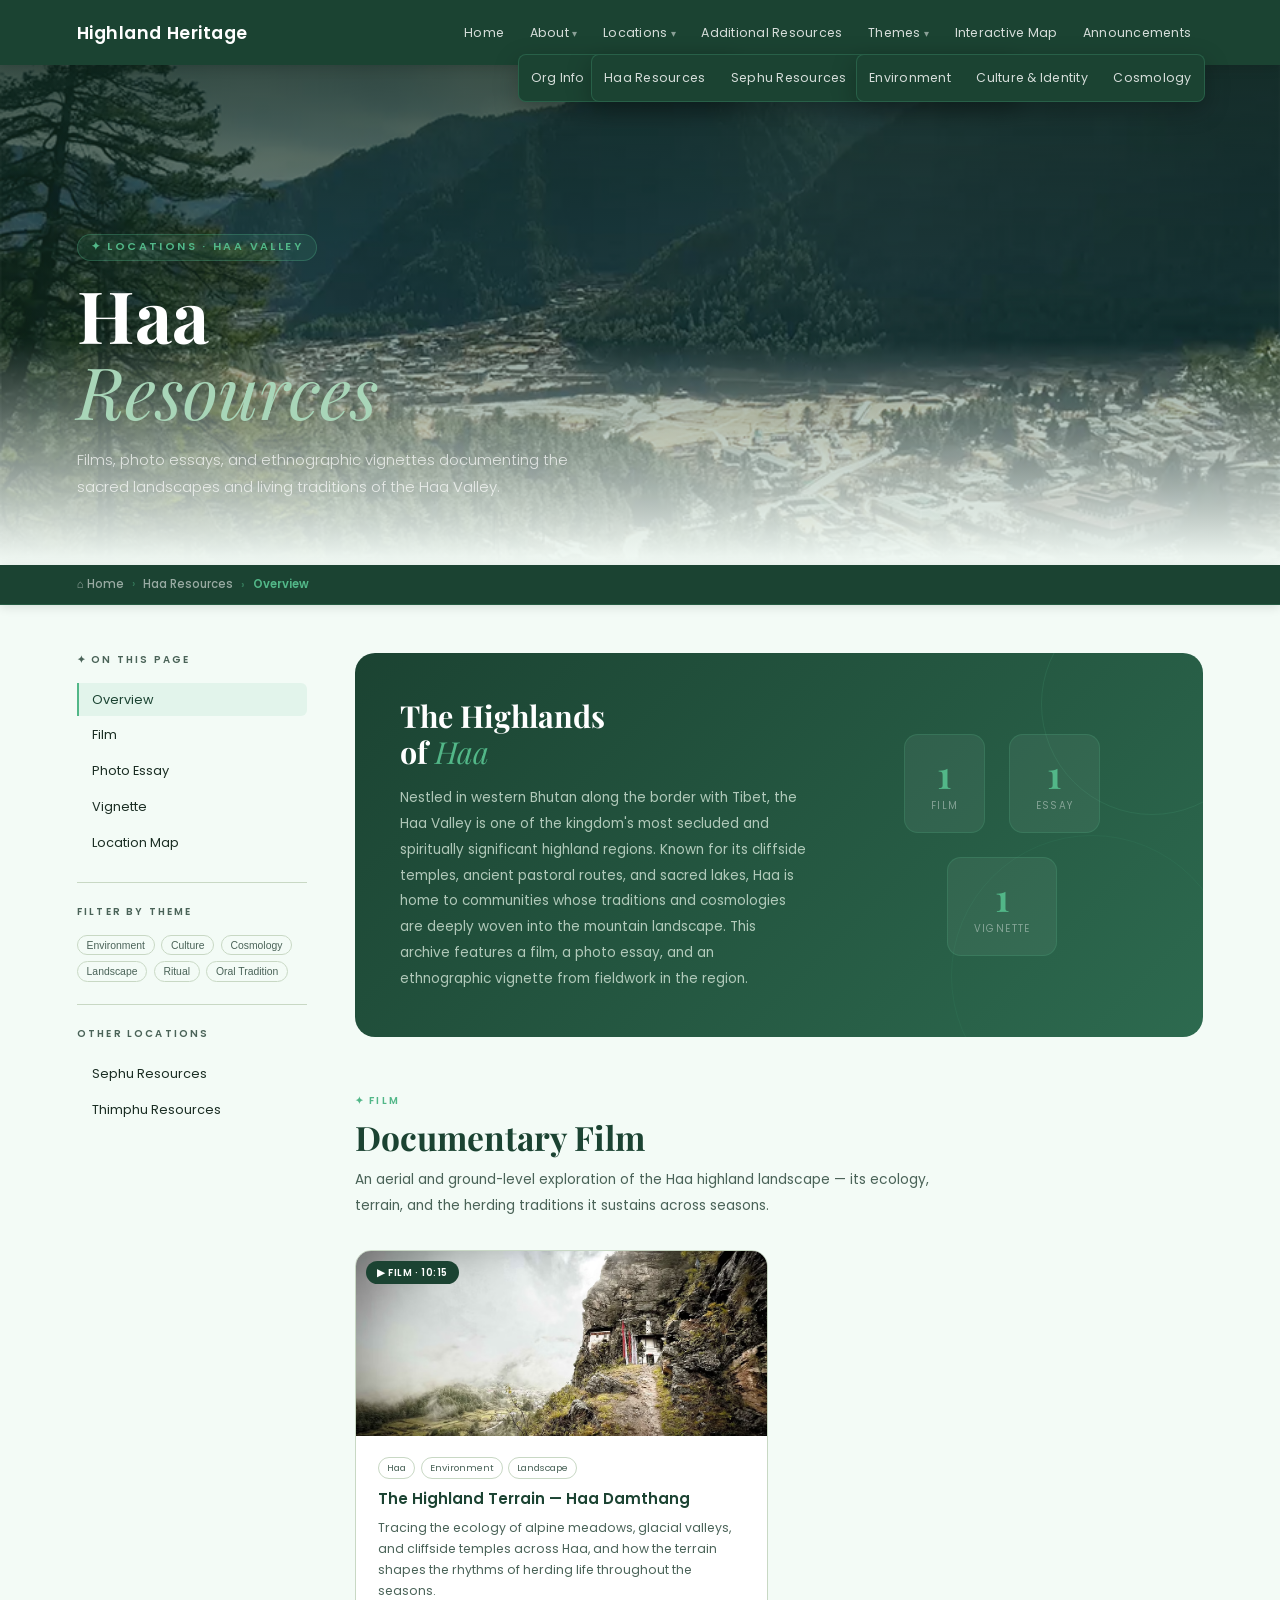
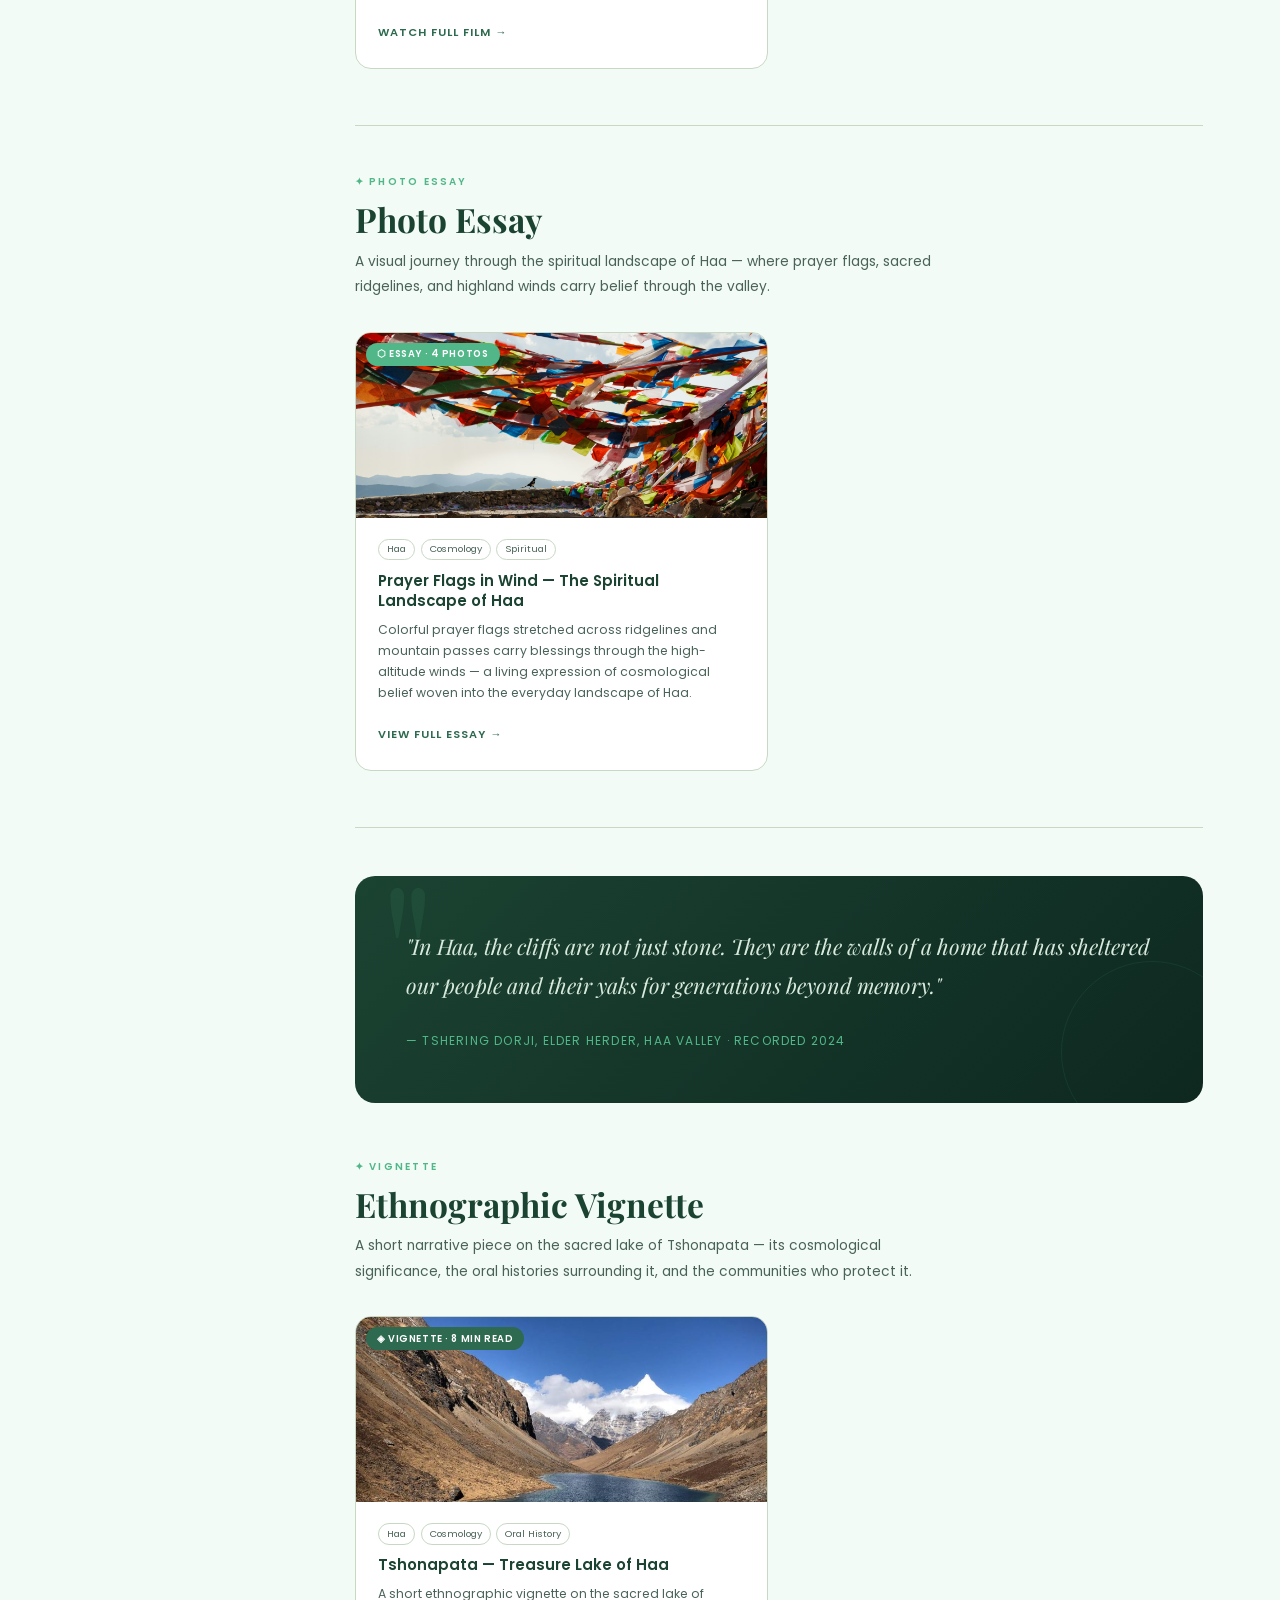
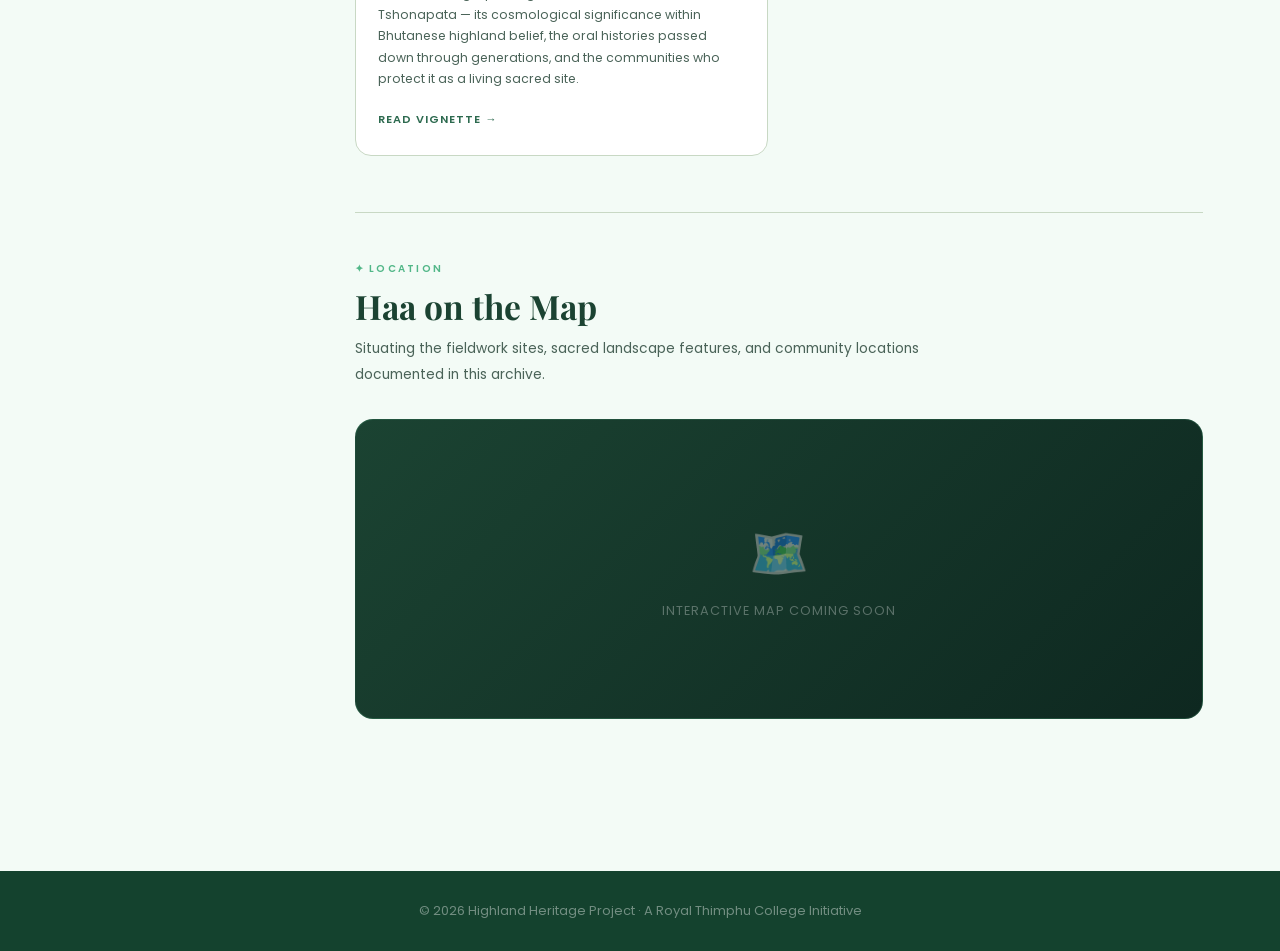
<file: highland heritage of bhutan/haa-resources.html>
<!DOCTYPE html>
<html lang="en">
<head>
    <meta charset="UTF-8">
    <meta name="viewport" content="width=device-width, initial-scale=1.0">
    <title>Haa Resources — Highland Heritage of Bhutan</title>
    <link href="https://fonts.googleapis.com/css2?family=Poppins:wght@300;400;600&family=Playfair+Display:ital,wght@0,400;0,700;1,400&display=swap" rel="stylesheet">
    <style>
        * { box-sizing: border-box; margin: 0; padding: 0; }
        body { font-family: 'Poppins', sans-serif; background: #f3fbf6; color: #1b2e24; padding-top: 65px; }

        /* ── NAVBAR ── */
        .navbar {
            position: fixed;
            top: 0; left: 0; right: 0;
            z-index: 1000;
            background: #1b4332;
            display: flex;
            align-items: center;
            justify-content: space-between;
            padding: 0 6vw;
            height: 65px;
            box-shadow: 0 2px 12px rgba(0,0,0,0.15);
        }
        .logo {
            font-size: 1.1rem;
            font-weight: 600;
            color: #fff;
            letter-spacing: 0.03em;
            text-decoration: none;
            white-space: nowrap;
        }
        .navbar nav ul {
            list-style: none;
            display: flex;
            align-items: center;
            gap: 0.1rem;
            flex-wrap: nowrap;
        }
        .navbar nav ul li { position: relative; }
        .navbar nav ul li a {
            display: block;
            padding: 0.5rem 0.75rem;
            font-size: 0.78rem;
            color: rgba(255,255,255,0.82);
            text-decoration: none;
            font-weight: 400;
            letter-spacing: 0.02em;
            transition: color 0.2s;
            white-space: nowrap;
        }
        .navbar nav ul li a:hover { color: #52b788; }
        .navbar nav ul li.dropdown > a::after {
            content: ' ▾';
            font-size: 0.6rem;
            opacity: 0.6;
        }
        .dropdown-menu {
            display: none;
            position: absolute;
            top: calc(100% + 4px);
            left: 0;
            background: #1b4332;
            border: 1px solid rgba(82,183,136,0.25);
            border-radius: 8px;
            min-width: 175px;
            padding: 0.4rem 0;
            box-shadow: 0 8px 24px rgba(0,0,0,0.25);
            z-index: 9999;
        }
        .dropdown-menu li a {
            padding: 0.5rem 1rem;
            font-size: 0.77rem;
            color: rgba(255,255,255,0.8);
            display: block;
            text-decoration: none;
            transition: background 0.15s, color 0.15s;
        }
        .dropdown-menu li a:hover {
            background: rgba(82,183,136,0.15);
            color: #52b788;
        }
        .dropdown:hover .dropdown-menu,
        .dropdown:focus-within .dropdown-menu { display: block; }

        /* ── BREADCRUMB ── */
        .breadcrumb-bar {
            position: sticky;
            top: 65px;
            z-index: 900;
            background: #1b4332;
            border-bottom: 1px solid rgba(82, 183, 136, 0.2);
            padding: 0 6vw;
            display: flex;
            align-items: center;
            height: 40px;
            box-shadow: 0 2px 10px rgba(0,0,0,0.12);
        }
        .breadcrumb-bar ol {
            list-style: none;
            margin: 0; padding: 0;
            display: flex;
            align-items: center;
        }
        .breadcrumb-bar ol li {
            display: flex;
            align-items: center;
            font-size: 0.72rem;
            font-weight: 500;
        }
        .breadcrumb-bar ol li + li::before {
            content: '›';
            margin: 0 8px;
            color: rgba(82, 183, 136, 0.45);
        }
        .breadcrumb-bar ol li a {
            color: rgba(255,255,255,0.55);
            text-decoration: none;
            transition: color 0.2s;
            padding: 0;
            font-size: 0.72rem;
        }
        .breadcrumb-bar ol li a:hover { color: #52b788; }
        .breadcrumb-bar ol li.bc-current {
            color: #52b788;
            font-weight: 600;
        }

        /* ── PAGE HERO ── */
        .page-hero {
            position: relative;
            height: 500px;
            background:
                linear-gradient(to bottom, rgba(14,40,28,0.80) 0%, rgba(27,67,50,0.45) 55%, #f3fbf6 100%),
                url('images/haa.jpeg') center/cover no-repeat;
            display: flex;
            align-items: flex-end;
            padding: 0 6vw 4rem;
        }
        .page-hero-content { max-width: 700px; }
        .page-hero .badge {
            display: inline-block;
            font-size: 0.68rem;
            letter-spacing: 0.22em;
            color: #52b788;
            margin-bottom: 1rem;
            text-transform: uppercase;
            font-weight: 600;
            background: rgba(82,183,136,0.12);
            border: 1px solid rgba(82,183,136,0.3);
            padding: 0.3rem 0.8rem;
            border-radius: 100px;
        }
        .page-hero h1 {
            font-family: 'Playfair Display', serif;
            font-size: clamp(2.8rem, 6vw, 4.5rem);
            font-weight: 700;
            color: #fff;
            line-height: 1.05;
        }
        .page-hero h1 .serif { font-style: italic; font-weight: 400; color: #a8d5b8; }
        .page-hero p {
            margin-top: 1.2rem;
            color: rgba(255,255,255,0.72);
            font-size: 0.93rem;
            font-weight: 300;
            line-height: 1.8;
            max-width: 520px;
        }

        /* ── LAYOUT ── */
        .page-body {
            display: grid;
            grid-template-columns: 230px 1fr;
            max-width: 1280px;
            margin: 0 auto;
            padding: 3rem 6vw 6rem;
            gap: 3rem;
        }
        @media (max-width: 860px) { .page-body { grid-template-columns: 1fr; } .sidebar { display: none; } }

        /* ── SIDEBAR ── */
        .sidebar { position: sticky; top: 115px; align-self: start; }
        .sidebar-label {
            font-size: 0.62rem; letter-spacing: 0.22em; text-transform: uppercase;
            color: #4a6358; margin-bottom: 1rem; font-weight: 600;
        }
        .sidebar nav ul { list-style: none; }
        .sidebar nav ul li { margin-bottom: 0.15rem; }
        .sidebar nav ul li a {
            display: block; padding: 0.48rem 0.85rem;
            font-size: 0.8rem; color: #1b2e24;
            text-decoration: none; border-left: 2px solid transparent;
            transition: all 0.2s; border-radius: 0 6px 6px 0;
        }
        .sidebar nav ul li a:hover,
        .sidebar nav ul li a.active {
            border-left-color: #52b788;
            color: #1b4332;
            background: rgba(82,183,136,0.10);
        }
        .sidebar-nav-link { cursor: pointer !important; pointer-events: all !important; }
        .sidebar hr { border: none; border-top: 1px solid #c8d8c4; margin: 1.4rem 0; }
        .sidebar-tag-wrap { display: flex; flex-wrap: wrap; gap: 0.4rem; }
        .s-tag {
            font-size: 0.65rem; padding: 0.22rem 0.55rem;
            border: 1px solid #c8d8c4; border-radius: 100px;
            color: #4a6358; cursor: pointer; transition: all 0.18s; background: transparent;
        }
        .s-tag:hover { border-color: #52b788; color: #1b4332; background: #f0f7f2; }

        /* ── SECTION HEADERS ── */
        .section-eyebrow {
            font-size: 0.63rem; letter-spacing: 0.22em; text-transform: uppercase;
            color: #52b788; margin-bottom: 0.55rem; font-weight: 600;
        }
        .section-title {
            font-family: 'Playfair Display', serif;
            font-size: clamp(1.5rem, 3vw, 2.1rem);
            font-weight: 700; line-height: 1.2; margin-bottom: 0.6rem; color: #1b4332;
        }
        .section-desc { font-size: 0.86rem; color: #4a6358; line-height: 1.85; margin-bottom: 2rem; max-width: 580px; }

        /* ── INTRO BAND ── */
        .intro-band {
            background: linear-gradient(135deg, #1b4332 0%, #2d6a4f 100%);
            border-radius: 20px; padding: 2.8rem; margin-bottom: 3.5rem;
            display: grid; grid-template-columns: 1.3fr 1fr; gap: 2.5rem; align-items: center;
            position: relative; overflow: hidden;
        }
        .intro-band::before {
            content: ''; position: absolute; top: -60px; right: -60px;
            width: 220px; height: 220px;
            border: 1px solid rgba(82,183,136,0.15); border-radius: 50%;
        }
        .intro-band::after {
            content: ''; position: absolute; bottom: -80px; right: -30px;
            width: 280px; height: 280px;
            border: 1px solid rgba(82,183,136,0.08); border-radius: 50%;
        }
        @media (max-width: 640px) { .intro-band { grid-template-columns: 1fr; } }
        .intro-band h2 {
            font-family: 'Playfair Display', serif;
            font-size: 1.9rem; font-weight: 700; color: #fff; line-height: 1.2;
        }
        .intro-band h2 em { font-style: italic; font-weight: 400; color: #52b788; }
        .intro-band p { font-size: 0.85rem; color: rgba(216,234,221,0.78); line-height: 1.9; margin-top: 0.9rem; }
        .intro-stats { display: flex; gap: 1.5rem; justify-content: center; flex-wrap: wrap; position: relative; z-index: 1; }
        .stat-item {
            text-align: center;
            background: rgba(255,255,255,0.06);
            border: 1px solid rgba(82,183,136,0.2);
            border-radius: 14px; padding: 1.2rem 1.6rem;
        }
        .stat-num { display: block; font-size: 2.4rem; font-weight: 600; color: #52b788; line-height: 1; font-family: 'Playfair Display', serif; }
        .stat-label { display: block; font-size: 0.62rem; letter-spacing: 0.14em; text-transform: uppercase; color: rgba(255,255,255,0.4); margin-top: 0.4rem; }

        /* ── RESOURCE CARDS ── */
        .resource-grid {
            display: grid; grid-template-columns: repeat(auto-fill, minmax(270px, 1fr));
            gap: 1.4rem; margin-bottom: 3.5rem;
        }
        .resource-card {
            background: #fff; border: 1px solid #c8d8c4; border-radius: 16px;
            overflow: hidden; transition: transform 0.25s, box-shadow 0.25s;
            cursor: pointer; text-decoration: none; color: inherit; display: block;
        }
        .resource-card:hover { transform: translateY(-6px); box-shadow: 0 16px 44px rgba(27,67,50,0.13); }
        .rc-thumb { height: 185px; position: relative; overflow: hidden; background: #1b4332; }
        .rc-thumb img,
        .rc-thumb video { width: 100%; height: 100%; object-fit: cover; transition: transform 0.4s; display: block; }
        .resource-card:hover .rc-thumb img,
        .resource-card:hover .rc-thumb video { transform: scale(1.07); }
        .rc-pill {
            position: absolute; top: 10px; left: 10px;
            font-size: 0.6rem; padding: 0.28rem 0.7rem; border-radius: 100px;
            font-weight: 600; letter-spacing: 0.06em; text-transform: uppercase; z-index: 2;
        }
        .pill-film     { background: #1b4332; color: #fff; }
        .pill-essay    { background: #52b788; color: #fff; }
        .pill-vignette { background: #2d6a4f; color: #fff; }
        .rc-body { padding: 1.3rem 1.4rem 1.6rem; }
        .rc-tag-row { display: flex; flex-wrap: wrap; gap: 0.35rem; margin-bottom: 0.65rem; }
        .rc-tag { font-size: 0.6rem; padding: 0.18rem 0.5rem; border: 1px solid #c8d8c4; border-radius: 100px; color: #4a6358; }
        .rc-title { font-size: 0.93rem; font-weight: 600; line-height: 1.38; margin-bottom: 0.45rem; color: #1b4332; }
        .rc-desc { font-size: 0.77rem; color: #4a6358; line-height: 1.72; margin-bottom: 1rem; }
        .rc-cta { font-size: 0.7rem; letter-spacing: 0.09em; text-transform: uppercase; color: #2d6a4f; font-weight: 600; }

        /* play overlay */
        .play-over {
            position: absolute; inset: 0;
            display: flex; align-items: center; justify-content: center;
            background: rgba(27,67,50,0.22);
            opacity: 0; transition: opacity 0.25s; z-index: 1;
        }
        .resource-card:hover .play-over { opacity: 1; }
        .play-circle-sm {
            width: 50px; height: 50px; border-radius: 50%;
            background: rgba(255,255,255,0.18);
            border: 2px solid rgba(255,255,255,0.75);
            display: flex; align-items: center; justify-content: center;
            backdrop-filter: blur(6px);
        }

        /* ── FEATURED QUOTE ── */
        .featured-quote {
            background: linear-gradient(135deg, #1b4332 0%, #0e2820 100%);
            border-radius: 20px; padding: 3.2rem;
            margin-bottom: 3.5rem; position: relative; overflow: hidden;
        }
        .featured-quote::before {
            content: '"'; position: absolute; top: -1.5rem; left: 1.5rem;
            font-size: 12rem; color: rgba(82,183,136,0.10);
            font-family: 'Playfair Display', Georgia, serif;
            line-height: 1; pointer-events: none;
        }
        .featured-quote::after {
            content: ''; position: absolute; bottom: -40px; right: -40px;
            width: 180px; height: 180px;
            border: 1px solid rgba(82,183,136,0.1); border-radius: 50%;
        }
        .featured-quote blockquote {
            font-family: 'Playfair Display', serif;
            font-size: clamp(1.05rem, 2.2vw, 1.35rem);
            font-weight: 400; font-style: italic;
            color: #d8eadd; line-height: 1.78; margin-bottom: 1.4rem; position: relative; z-index: 1;
        }
        .quote-attr { font-size: 0.75rem; letter-spacing: 0.1em; text-transform: uppercase; color: #52b788; }

        /* ── SECTION DIVIDER ── */
        .sec-divider { border: none; border-top: 1px solid #c8d8c4; margin: 3rem 0; }

        /* ── MAP PLACEHOLDER ── */
        .map-placeholder {
            background: linear-gradient(135deg, #1b4332, #0e2820);
            border-radius: 18px; height: 300px;
            display: flex; align-items: center; justify-content: center;
            flex-direction: column; gap: 0.8rem; margin-bottom: 3.5rem;
            border: 1px solid rgba(82,183,136,0.2);
        }
        .map-placeholder .map-icon { font-size: 3rem; opacity: 0.45; }
        .map-placeholder p { font-size: 0.8rem; color: rgba(255,255,255,0.3); letter-spacing: 0.08em; text-transform: uppercase; }

        /* ── FOOTER ── */
        .page-footer {
            text-align: center;
            padding: 30px;
            background: #14422e;
            color: rgba(255,255,255,0.4);
            font-size: 13px;
        }

        /* ── ANIMATIONS ── */
        @keyframes fadeUp {
            from { opacity: 0; transform: translateY(20px); }
            to   { opacity: 1; transform: translateY(0); }
        }
        .page-hero-content { animation: fadeUp 0.7s ease both; }
        .intro-band        { animation: fadeUp 0.7s 0.15s ease both; }
    </style>
</head>
<body>

<!-- NAVBAR -->
<header class="navbar">
    <a href="index.html" class="logo">Highland Heritage</a>
    <nav>
        <ul>
            <li><a href="index.html">Home</a></li>
            <li class="dropdown">
                <a href="index.html#about-section">About</a>
                <ul class="dropdown-menu">
                    <li><a href="index.html#about-portal">Org Info</a></li>
                    <li><a href="index.html#about-portal">Mission</a></li>
                    <li><a href="index.html#about-portal">Vision</a></li>
                </ul>
            </li>
            <li class="dropdown">
                <a href="#" onclick="return false;">Locations</a>
                <ul class="dropdown-menu">
                    <li><a href="haa-resources.html">Haa Resources</a></li>
                    <li><a href="sephu-resources.html">Sephu Resources</a></li>
                    <li><a href="thimphu-resources.html">Thimphu Resources</a></li>
                </ul>
            </li>
            <li><a href="index.html#additional-resources">Additional Resources</a></li>
            <li class="dropdown">
                <a href="#" onclick="return false;">Themes</a>
                <ul class="dropdown-menu">
                    <li><a href="page-theme.html">Environment</a></li>
                    <li><a href="index.html#theme-culture">Culture &amp; Identity</a></li>
                    <li><a href="index.html#theme-cosmology">Cosmology</a></li>
                </ul>
            </li>
            <li><a href="index.html#interactive-map">Interactive Map</a></li>
            <li><a href="index.html#announcements">Announcements</a></li>
        </ul>
    </nav>
</header>

<!-- PAGE HERO -->
<section class="page-hero">
    <div class="page-hero-content">
        <span class="badge">✦ LOCATIONS · HAA VALLEY</span>
        <h1>Haa <br><span class="serif">Resources</span></h1>
        <p>Films, photo essays, and ethnographic vignettes documenting the sacred landscapes and living traditions of the Haa Valley.</p>
    </div>
</section>

<!-- ✅ BREADCRUMB — correctly placed AFTER hero, BEFORE page-body -->
<nav class="breadcrumb-bar" aria-label="Breadcrumb">
    <ol>
        <li><a href="index.html">⌂ Home</a></li>
        <li><a href="haa-resources.html">Haa Resources</a></li>
        <li class="bc-current" id="bc-last">Overview</li>
    </ol>
</nav>

<!-- PAGE BODY -->
<div class="page-body">

    <!-- SIDEBAR -->
    <aside class="sidebar">
        <p class="sidebar-label">✦ On This Page</p>
        <nav id="toc-nav">
            <ul>
                <li><a href="#overview" class="active">Overview</a></li>
                <li><a href="#film">Film</a></li>
                <li><a href="#photo-essay">Photo Essay</a></li>
                <li><a href="#vignette">Vignette</a></li>
                <li><a href="#map">Location Map</a></li>
            </ul>
        </nav>
        <hr>
        <p class="sidebar-label">Filter by Theme</p>
        <div class="sidebar-tag-wrap">
            <button class="s-tag">Environment</button>
            <button class="s-tag">Culture</button>
            <button class="s-tag">Cosmology</button>
            <button class="s-tag">Landscape</button>
            <button class="s-tag">Ritual</button>
            <button class="s-tag">Oral Tradition</button>
        </div>
        <hr>
        <p class="sidebar-label">Other Locations</p>
        <nav>
            <ul>
                <li>
                    <a href="sephu-resources.html" class="sidebar-nav-link"
                       onclick="window.location.href='sephu-resources.html'; return false;">
                        Sephu Resources
                    </a>
                </li>
                <li>
                    <a href="thimphu-resources.html" class="sidebar-nav-link"
                       onclick="window.location.href='thimphu-resources.html'; return false;">
                        Thimphu Resources
                    </a>
                </li>
            </ul>
        </nav>
    </aside>

    <!-- MAIN CONTENT -->
    <main class="content-main">

        <!-- INTRO BAND -->
        <div class="intro-band" id="overview">
            <div>
                <h2>The Highlands<br>of <em>Haa</em></h2>
                <p>Nestled in western Bhutan along the border with Tibet, the Haa Valley is one of the kingdom's most secluded and spiritually significant highland regions. Known for its cliffside temples, ancient pastoral routes, and sacred lakes, Haa is home to communities whose traditions and cosmologies are deeply woven into the mountain landscape. This archive features a film, a photo essay, and an ethnographic vignette from fieldwork in the region.</p>
            </div>
            <div class="intro-stats">
                <div class="stat-item">
                    <span class="stat-num">1</span>
                    <span class="stat-label">Film</span>
                </div>
                <div class="stat-item">
                    <span class="stat-num">1</span>
                    <span class="stat-label">Essay</span>
                </div>
                <div class="stat-item">
                    <span class="stat-num">1</span>
                    <span class="stat-label">Vignette</span>
                </div>
            </div>
        </div>

        <!-- FILM -->
        <section id="film">
            <p class="section-eyebrow">✦ FILM</p>
            <h2 class="section-title">Documentary Film</h2>
            <p class="section-desc">An aerial and ground-level exploration of the Haa highland landscape — its ecology, terrain, and the herding traditions it sustains across seasons.</p>
            <div class="resource-grid">
                <a class="resource-card" href="film.html">
                    <div class="rc-thumb">
                        <video muted loop playsinline autoplay poster="images/Haa-Cliffside-Jungney-Temple.avif">
                            <source src="images/Haa Damthang_ BHUTAN.mp4" type="video/mp4">
                        </video>
                        <span class="rc-pill pill-film">▶ Film · 10:15</span>
                        <div class="play-over">
                            <div class="play-circle-sm">
                                <svg width="18" height="18" viewBox="0 0 20 20" fill="white"><polygon points="6,3 17,10 6,17"/></svg>
                            </div>
                        </div>
                    </div>
                    <div class="rc-body">
                        <div class="rc-tag-row">
                            <span class="rc-tag">Haa</span>
                            <span class="rc-tag">Environment</span>
                            <span class="rc-tag">Landscape</span>
                        </div>
                        <h3 class="rc-title">The Highland Terrain — Haa Damthang</h3>
                        <p class="rc-desc">Tracing the ecology of alpine meadows, glacial valleys, and cliffside temples across Haa, and how the terrain shapes the rhythms of herding life throughout the seasons.</p>
                        <span class="rc-cta">Watch Full Film →</span>
                    </div>
                </a>
            </div>
        </section>

        <hr class="sec-divider">

        <!-- PHOTO ESSAY -->
        <section id="photo-essay">
            <p class="section-eyebrow">✦ PHOTO ESSAY</p>
            <h2 class="section-title">Photo Essay</h2>
            <p class="section-desc">A visual journey through the spiritual landscape of Haa — where prayer flags, sacred ridgelines, and highland winds carry belief through the valley.</p>
            <div class="resource-grid">
                <a class="resource-card" href="photo-essay.html">
                    <div class="rc-thumb">
                        <img src="images/prayer flag in wind.avif" alt="Prayer Flags in Haa">
                        <span class="rc-pill pill-essay">⬡ Essay · 4 photos</span>
                    </div>
                    <div class="rc-body">
                        <div class="rc-tag-row">
                            <span class="rc-tag">Haa</span>
                            <span class="rc-tag">Cosmology</span>
                            <span class="rc-tag">Spiritual</span>
                        </div>
                        <h3 class="rc-title">Prayer Flags in Wind — The Spiritual Landscape of Haa</h3>
                        <p class="rc-desc">Colorful prayer flags stretched across ridgelines and mountain passes carry blessings through the high-altitude winds — a living expression of cosmological belief woven into the everyday landscape of Haa.</p>
                        <span class="rc-cta">View Full Essay →</span>
                    </div>
                </a>
            </div>
        </section>

        <hr class="sec-divider">

        <!-- FEATURED QUOTE -->
        <div class="featured-quote">
            <blockquote>"In Haa, the cliffs are not just stone. They are the walls of a home that has sheltered our people and their yaks for generations beyond memory."</blockquote>
            <span class="quote-attr">— Tshering Dorji, Elder Herder, Haa Valley · Recorded 2024</span>
        </div>

        <!-- VIGNETTE -->
        <section id="vignette">
            <p class="section-eyebrow">✦ VIGNETTE</p>
            <h2 class="section-title">Ethnographic Vignette</h2>
            <p class="section-desc">A short narrative piece on the sacred lake of Tshonapata — its cosmological significance, the oral histories surrounding it, and the communities who protect it.</p>
            <div class="resource-grid">
                <a class="resource-card" href="vignette.html">
                    <div class="rc-thumb">
                        <img src="images/tshio.jpg" alt="Tshonapata Treasure Lake">
                        <span class="rc-pill pill-vignette">◈ Vignette · 8 min read</span>
                    </div>
                    <div class="rc-body">
                        <div class="rc-tag-row">
                            <span class="rc-tag">Haa</span>
                            <span class="rc-tag">Cosmology</span>
                            <span class="rc-tag">Oral History</span>
                        </div>
                        <h3 class="rc-title">Tshonapata — Treasure Lake of Haa</h3>
                        <p class="rc-desc">A short ethnographic vignette on the sacred lake of Tshonapata — its cosmological significance within Bhutanese highland belief, the oral histories passed down through generations, and the communities who protect it as a living sacred site.</p>
                        <span class="rc-cta">Read Vignette →</span>
                    </div>
                </a>
            </div>
        </section>

        <hr class="sec-divider">

        <!-- MAP -->
        <section id="map">
            <p class="section-eyebrow">✦ LOCATION</p>
            <h2 class="section-title">Haa on the Map</h2>
            <p class="section-desc">Situating the fieldwork sites, sacred landscape features, and community locations documented in this archive.</p>
            <div class="map-placeholder">
                <span class="map-icon">🗺️</span>
                <p>Interactive map coming soon</p>
            </div>
        </section>

    </main>
</div>

<footer class="page-footer">
    <p>© 2026 Highland Heritage Project · A Royal Thimphu College Initiative</p>
</footer>

<script>
    (function () {
        const sections = document.querySelectorAll('section[id], div[id]');
        const tocLinks = document.querySelectorAll('#toc-nav a');
        const bcEl = document.getElementById('bc-last');

        const bcLabels = {
            overview:     'Overview',
            film:         '▶ Film',
            'photo-essay':'⬡ Photo Essay',
            vignette:     '◈ Vignette',
            map:          'Location Map'
        };

        function updateActive() {
            let current = 'overview';
            sections.forEach(function (sec) {
                if (window.scrollY >= sec.offsetTop - 140) {
                    current = sec.id;
                }
            });

            // update sidebar active link
            tocLinks.forEach(function (a) {
                a.classList.remove('active');
                if (a.getAttribute('href') === '#' + current) {
                    a.classList.add('active');
                }
            });

            // update breadcrumb last crumb
            if (bcEl && bcLabels[current]) {
                bcEl.textContent = bcLabels[current];
            }
        }

        window.addEventListener('scroll', updateActive);
        updateActive();
    })();
</script>

</body>
</html>
</file>
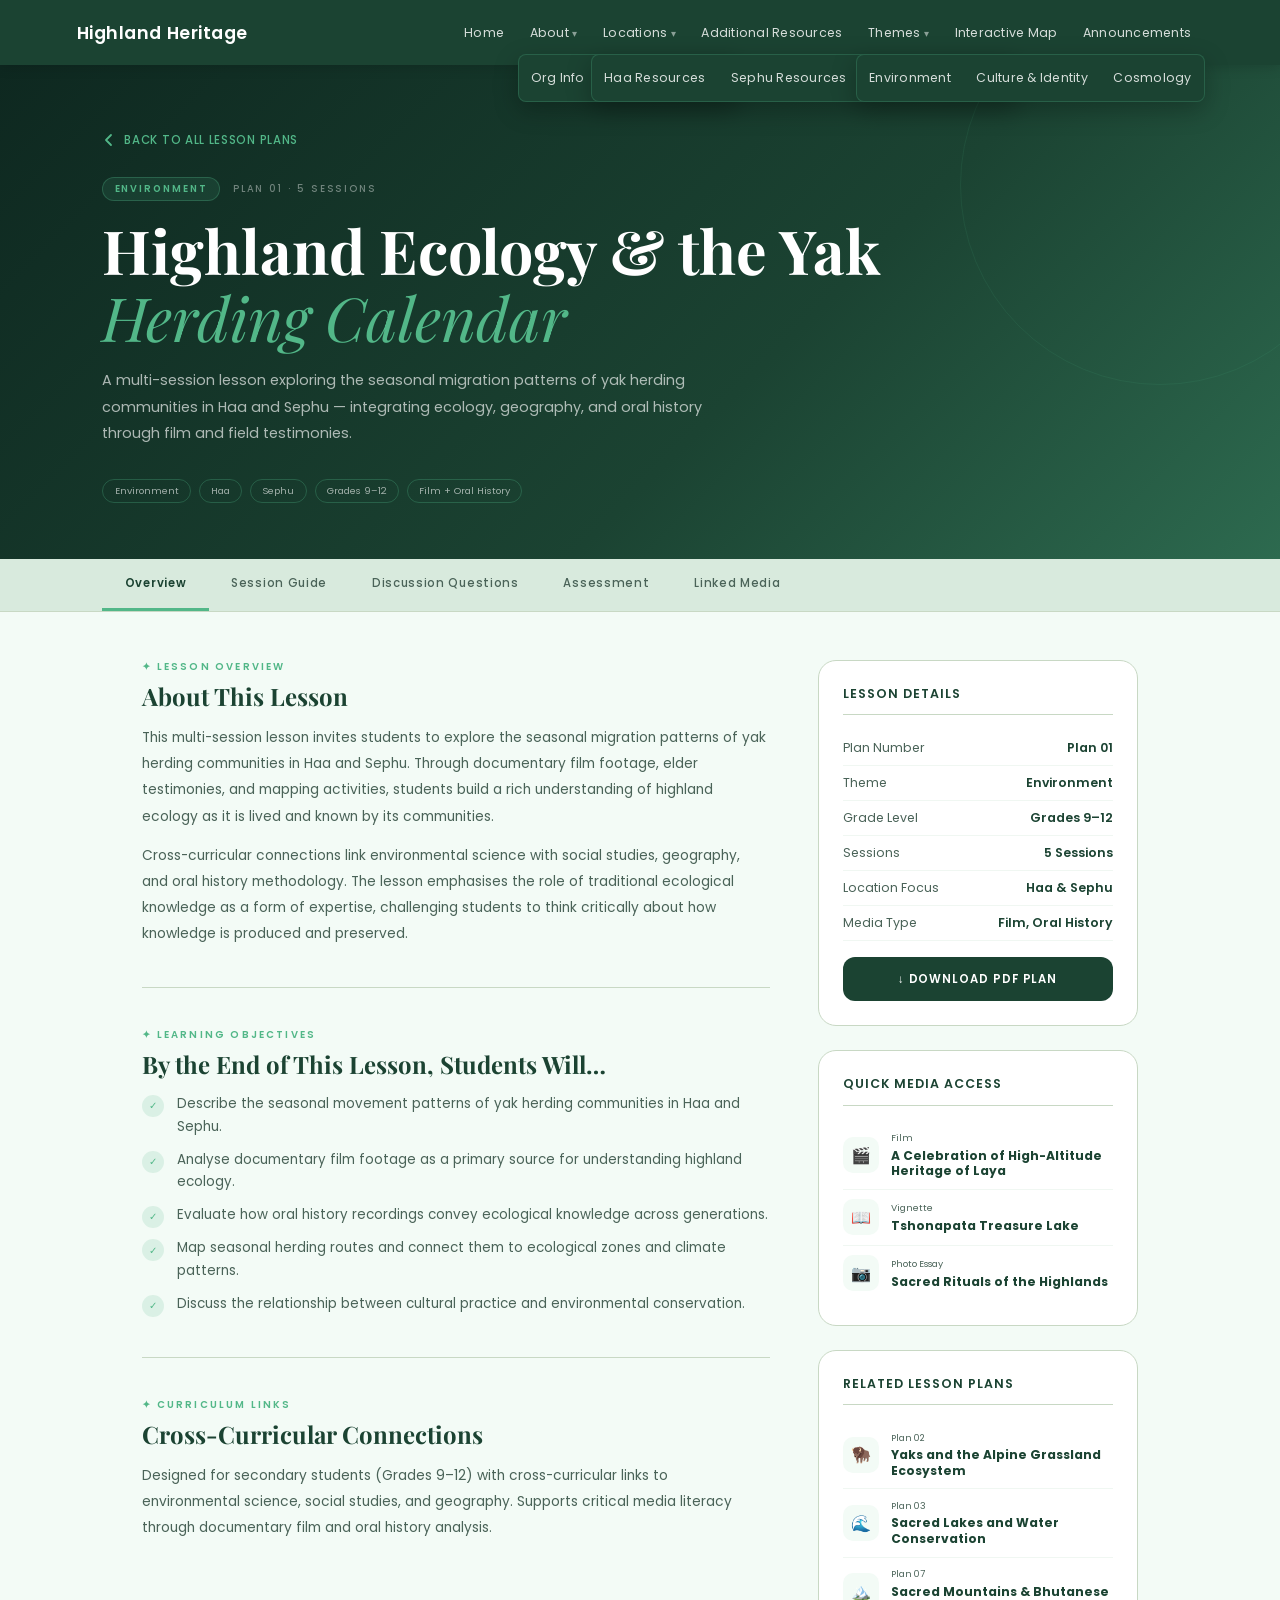
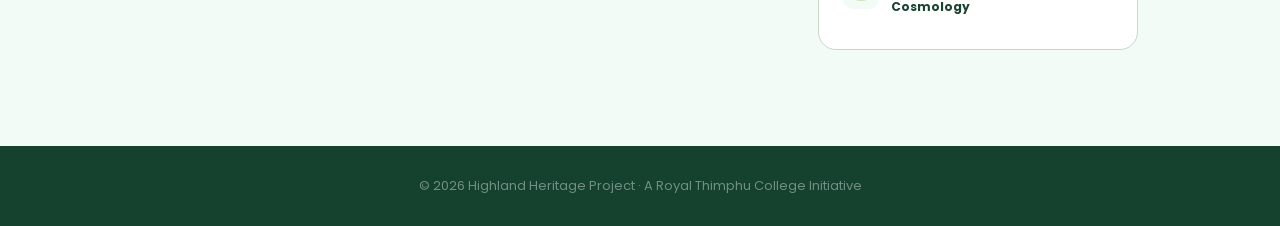
<file: highland heritage of bhutan/lesson.html>
<!DOCTYPE html>
<html lang="en">
<head>
    <meta charset="UTF-8">
    <meta name="viewport" content="width=device-width, initial-scale=1.0">
    <title>Lesson Detail — Highland Heritage of Bhutan</title>
    <link href="https://fonts.googleapis.com/css2?family=Poppins:wght@300;400;500;600&family=Playfair+Display:ital,wght@0,400;0,700;1,400&display=swap" rel="stylesheet">
    <style>
    *, *::before, *::after { box-sizing: border-box; margin: 0; padding: 0; }

    :root {
        --green-dark:  #1b4332;
        --green-mid:   #2d6a4f;
        --green-soft:  #52b788;
        --green-pale:  #f3fbf6;
        --green-light: #d8eadd;
        --green-border:#c8d8c4;
        --text-dark:   #1b2e24;
        --text-mid:    #4a6358;
        --amber:       #c9941a;
        --amber-soft:  #fdf3dc;
    }

    body {
        font-family: 'Poppins', sans-serif;
        background: var(--green-pale);
        color: var(--text-dark);
        padding-top: 65px;
    }

    /* ── NAVBAR ── */
    .navbar {
        position: fixed; top: 0; left: 0; right: 0; z-index: 1000;
        background: var(--green-dark);
        display: flex; align-items: center; justify-content: space-between;
        padding: 0 6vw; height: 65px;
        box-shadow: 0 2px 12px rgba(0,0,0,0.15);
    }
    .logo { font-size: 1.1rem; font-weight: 600; color: #fff; letter-spacing: 0.03em; text-decoration: none; }
    .navbar nav ul { list-style: none; display: flex; align-items: center; gap: 0.1rem; }
    .navbar nav ul li { position: relative; }
    .navbar nav ul li a {
        display: block; padding: 0.5rem 0.75rem; font-size: 0.78rem;
        color: rgba(255,255,255,0.82); text-decoration: none;
        font-weight: 400; letter-spacing: 0.02em; transition: color 0.2s; white-space: nowrap;
    }
    .navbar nav ul li a:hover { color: var(--green-soft); }
    .navbar nav ul li.dropdown > a::after { content: ' ▾'; font-size: 0.6rem; opacity: 0.6; }
    .dropdown-menu {
        display: none; position: absolute; top: calc(100% + 4px); left: 0;
        background: var(--green-dark); border: 1px solid rgba(82,183,136,0.25);
        border-radius: 8px; min-width: 175px; padding: 0.4rem 0;
        box-shadow: 0 8px 24px rgba(0,0,0,0.25); z-index: 9999;
    }
    .dropdown-menu li a { padding: 0.5rem 1rem; font-size: 0.77rem; }
    .dropdown-menu li a:hover { background: rgba(82,183,136,0.15); color: var(--green-soft); }
    .dropdown:hover .dropdown-menu { display: block; }
    .btn-nav {
        background: var(--green-soft) !important; color: var(--green-dark) !important;
        border-radius: 100px; padding: 0.42rem 1rem !important;
        font-weight: 600 !important; font-size: 0.75rem !important;
    }

    /* ── HERO ── */
    .detail-hero {
        background: linear-gradient(135deg, #0e2820 0%, var(--green-dark) 60%, var(--green-mid) 100%);
        padding: 4rem 8% 3.5rem;
        position: relative; overflow: hidden;
    }
    .detail-hero::before {
        content: ''; position: absolute; top: -80px; right: -80px;
        width: 400px; height: 400px;
        border: 1px solid rgba(82,183,136,0.1); border-radius: 50%;
    }
    .hero-inner { position: relative; z-index: 1; max-width: 860px; }
    .back-link {
        display: inline-flex; align-items: center; gap: 0.5rem;
        font-size: 0.72rem; color: var(--green-soft); text-decoration: none;
        font-weight: 500; letter-spacing: 0.06em; text-transform: uppercase;
        margin-bottom: 1.8rem; transition: gap 0.2s;
    }
    .back-link:hover { gap: 0.85rem; }
    .hero-meta {
        display: flex; align-items: center; gap: 0.8rem; flex-wrap: wrap;
        margin-bottom: 1rem;
    }
    .hero-badge {
        font-size: 0.6rem; letter-spacing: 0.2em; text-transform: uppercase;
        color: var(--green-soft); font-weight: 600;
        background: rgba(82,183,136,0.12);
        border: 1px solid rgba(82,183,136,0.3);
        padding: 0.25rem 0.7rem; border-radius: 100px;
    }
    .hero-plan-num {
        font-size: 0.6rem; letter-spacing: 0.2em; text-transform: uppercase;
        color: rgba(255,255,255,0.4); font-weight: 500;
    }
    .detail-hero h1 {
        font-family: 'Playfair Display', serif;
        font-size: clamp(2.4rem, 5vw, 3.8rem);
        font-weight: 700; color: #fff; line-height: 1.1;
        margin-bottom: 1rem;
    }
    .detail-hero h1 em { font-style: italic; font-weight: 400; color: var(--green-soft); }
    .detail-hero p {
        font-size: 0.9rem; color: rgba(255,255,255,0.65);
        line-height: 1.85; max-width: 600px; margin-bottom: 2rem;
    }
    .hero-tags { display: flex; gap: 0.5rem; flex-wrap: wrap; }
    .hero-tag {
        font-size: 0.6rem; padding: 0.25rem 0.7rem;
        border: 1px solid rgba(82,183,136,0.3); border-radius: 100px;
        color: rgba(255,255,255,0.6);
    }

    /* ── LESSON SELECTOR TABS ── */
    .lesson-tabs {
        background: var(--green-light);
        border-bottom: 1px solid var(--green-border);
        padding: 0 8%;
        display: flex; gap: 0; overflow-x: auto;
        position: sticky; top: 65px; z-index: 100;
    }
    .lesson-tab {
        font-size: 0.72rem; font-weight: 500; letter-spacing: 0.06em;
        padding: 1rem 1.4rem; border: none; background: none;
        color: var(--text-mid); cursor: pointer; border-bottom: 3px solid transparent;
        transition: all 0.2s; white-space: nowrap; font-family: 'Poppins', sans-serif;
    }
    .lesson-tab:hover { color: var(--green-dark); }
    .lesson-tab.active {
        color: var(--green-dark); font-weight: 600;
        border-bottom-color: var(--green-soft);
    }

    /* ── MAIN LAYOUT ── */
    .detail-body {
        max-width: 1200px; margin: 0 auto;
        padding: 3rem 8% 6rem;
        display: grid; grid-template-columns: 1fr 320px;
        gap: 3rem; align-items: start;
    }
    @media (max-width: 900px) { .detail-body { grid-template-columns: 1fr; } }

    /* ── LEFT CONTENT ── */
    .lesson-content { min-width: 0; }

    /* Lesson panel (shown/hidden by tabs) */
    .lesson-panel { display: none; }
    .lesson-panel.active { display: block; animation: fadeUp 0.4s ease both; }

    @keyframes fadeUp {
        from { opacity: 0; transform: translateY(16px); }
        to   { opacity: 1; transform: translateY(0); }
    }

    .content-section { margin-bottom: 2.5rem; }
    .content-section h2 {
        font-family: 'Playfair Display', serif;
        font-size: 1.5rem; font-weight: 700; color: var(--green-dark);
        margin-bottom: 0.8rem;
    }
    .content-section p {
        font-size: 0.86rem; color: var(--text-mid); line-height: 1.9;
        margin-bottom: 0.8rem;
    }

    /* Objectives list */
    .objectives-list { list-style: none; display: flex; flex-direction: column; gap: 0.6rem; }
    .objectives-list li {
        display: flex; align-items: flex-start; gap: 0.8rem;
        font-size: 0.84rem; color: var(--text-mid); line-height: 1.7;
    }
    .obj-icon {
        width: 22px; height: 22px; border-radius: 50%;
        background: rgba(82,183,136,0.15); flex-shrink: 0;
        display: flex; align-items: center; justify-content: center;
        font-size: 0.65rem; color: var(--green-soft); margin-top: 2px;
    }

    /* Session cards */
    .sessions-list { display: flex; flex-direction: column; gap: 1rem; }
    .session-card {
        background: #fff; border: 1px solid var(--green-border);
        border-radius: 14px; padding: 1.4rem 1.6rem;
        display: grid; grid-template-columns: 52px 1fr;
        gap: 1rem; align-items: start;
        transition: box-shadow 0.2s, transform 0.2s;
    }
    .session-card:hover { box-shadow: 0 8px 28px rgba(27,67,50,0.09); transform: translateY(-2px); }
    .session-num {
        font-family: 'Playfair Display', serif;
        font-size: 1.8rem; font-weight: 700; color: var(--green-light);
        line-height: 1; text-align: center;
    }
    .session-info h4 {
        font-size: 0.9rem; font-weight: 600; color: var(--green-dark);
        margin-bottom: 0.35rem;
    }
    .session-info p { font-size: 0.78rem; color: var(--text-mid); line-height: 1.7; }
    .session-info .session-tags { display: flex; gap: 0.35rem; flex-wrap: wrap; margin-top: 0.5rem; }
    .session-info .session-tag {
        font-size: 0.58rem; padding: 0.15rem 0.5rem;
        border: 1px solid var(--green-border); border-radius: 100px; color: var(--text-mid);
    }

    /* Discussion questions */
    .questions-list { display: flex; flex-direction: column; gap: 0.9rem; }
    .question-item {
        background: #fff; border: 1px solid var(--green-border);
        border-left: 4px solid var(--green-soft);
        border-radius: 0 12px 12px 0;
        padding: 1rem 1.4rem;
    }
    .question-item p { font-size: 0.84rem; color: var(--text-mid); line-height: 1.75; }
    .question-item .q-num {
        font-size: 0.6rem; letter-spacing: 0.15em; text-transform: uppercase;
        color: var(--green-soft); font-weight: 600; margin-bottom: 0.3rem;
    }

    /* Assessment */
    .assessment-grid { display: grid; grid-template-columns: 1fr 1fr; gap: 1rem; }
    @media (max-width: 600px) { .assessment-grid { grid-template-columns: 1fr; } }
    .assessment-box {
        background: #fff; border: 1px solid var(--green-border);
        border-radius: 14px; padding: 1.3rem 1.4rem;
    }
    .assessment-box h4 { font-size: 0.82rem; font-weight: 600; color: var(--green-dark); margin-bottom: 0.4rem; }
    .assessment-box p { font-size: 0.77rem; color: var(--text-mid); line-height: 1.7; }

    /* Section divider */
    .sec-divider { border: none; border-top: 1px solid var(--green-border); margin: 2.5rem 0; }

    /* ── MEDIA RESOURCES PANEL ── */
    .media-panel-inner { display: flex; flex-direction: column; gap: 1.5rem; }

    .media-resource-card {
        background: #fff;
        border: 1px solid var(--green-border);
        border-radius: 18px; overflow: hidden;
        text-decoration: none; color: inherit;
        transition: transform 0.25s, box-shadow 0.25s;
        display: block;
    }
    .media-resource-card:hover {
        transform: translateY(-4px);
        box-shadow: 0 12px 36px rgba(27,67,50,0.12);
    }
    .mrc-thumb {
        height: 140px;
        background: linear-gradient(135deg, var(--green-dark), var(--green-mid));
        display: flex; align-items: center; justify-content: center;
        font-size: 2.5rem; position: relative;
    }
    .mrc-thumb .mrc-type-pill {
        position: absolute; bottom: 10px; left: 12px;
        font-size: 0.55rem; letter-spacing: 0.15em; text-transform: uppercase;
        color: #fff; font-weight: 600;
        background: rgba(0,0,0,0.4);
        border-radius: 100px; padding: 0.2rem 0.6rem;
        backdrop-filter: blur(4px);
    }
    .mrc-body { padding: 1.1rem 1.3rem; }
    .mrc-body h4 { font-size: 0.88rem; font-weight: 600; color: var(--green-dark); margin-bottom: 0.35rem; line-height: 1.35; }
    .mrc-body p { font-size: 0.74rem; color: var(--text-mid); line-height: 1.65; margin-bottom: 0.8rem; }
    .mrc-cta {
        font-size: 0.65rem; letter-spacing: 0.1em; text-transform: uppercase;
        color: var(--green-soft); font-weight: 600;
        display: inline-flex; align-items: center; gap: 0.4rem;
        transition: gap 0.2s;
    }
    .media-resource-card:hover .mrc-cta { gap: 0.7rem; }

    /* ── SIDEBAR ── */
    .sidebar { display: flex; flex-direction: column; gap: 1.5rem; }

    .sidebar-card {
        background: #fff; border: 1px solid var(--green-border);
        border-radius: 18px; padding: 1.5rem;
    }
    .sidebar-card h3 {
        font-size: 0.78rem; font-weight: 600; color: var(--green-dark);
        letter-spacing: 0.08em; text-transform: uppercase;
        margin-bottom: 1rem; padding-bottom: 0.7rem;
        border-bottom: 1px solid var(--green-border);
    }
    .info-row {
        display: flex; justify-content: space-between; align-items: flex-start;
        padding: 0.5rem 0; border-bottom: 1px solid #f0f7f2;
        font-size: 0.78rem;
    }
    .info-row:last-child { border-bottom: none; }
    .info-label { color: var(--text-mid); font-weight: 400; }
    .info-value { color: var(--green-dark); font-weight: 600; text-align: right; max-width: 55%; }

    .download-btn-full {
        display: flex; align-items: center; justify-content: center; gap: 0.5rem;
        background: var(--green-dark); color: #fff;
        padding: 0.85rem; border-radius: 12px;
        font-size: 0.72rem; font-weight: 600; letter-spacing: 0.08em; text-transform: uppercase;
        text-decoration: none; margin-top: 1rem;
        transition: background 0.2s, transform 0.2s;
    }
    .download-btn-full:hover { background: var(--green-mid); transform: translateY(-2px); }

    /* Related plans in sidebar */
    .related-plan {
        display: flex; align-items: center; gap: 0.8rem;
        padding: 0.6rem 0; border-bottom: 1px solid #f0f7f2;
        text-decoration: none; color: inherit;
        transition: padding-left 0.2s;
    }
    .related-plan:last-child { border-bottom: none; }
    .related-plan:hover { padding-left: 4px; }
    .rp-icon {
        width: 36px; height: 36px; border-radius: 10px;
        background: var(--green-pale);
        display: flex; align-items: center; justify-content: center;
        font-size: 1rem; flex-shrink: 0;
    }
    .rp-info { min-width: 0; }
    .rp-info span { display: block; font-size: 0.58rem; color: var(--text-mid); margin-bottom: 0.15rem; }
    .rp-info strong { display: block; font-size: 0.76rem; color: var(--green-dark); line-height: 1.3; }

    /* ── LESSON SWITCHER CARDS (visible per tab) ── */
    .eyebrow {
        font-size: 0.62rem; letter-spacing: 0.22em; text-transform: uppercase;
        color: var(--green-soft); font-weight: 600; margin-bottom: 0.4rem; display: block;
    }
    </style>
</head>
<body>

<!-- NAVBAR -->
<header class="navbar">
    <a href="index.html" class="logo">Highland Heritage</a>
    
    <nav>
        <ul>
            <li><a href="index.html">Home</a></li>
            <li class="dropdown">
                <a href="index.html#about-portal">About</a>
                <ul class="dropdown-menu">
                    <li><a href="index.html#about-portal">Org Info</a></li>
                    <li><a href="index.html#about-portal">Mission</a></li>
                    <li><a href="index.html#about-portal">Vision</a></li>
                </ul>
            </li>
            <li class="dropdown">
                <a href="#">Locations</a>
                <ul class="dropdown-menu">
                    <li><a href="haa-resources.html">Haa Resources</a></li>
                    <li><a href="sephu-resources.html">Sephu Resources</a></li>
                    <li><a href="thimphu-resources.html">Thimphu Resources</a></li>
                </ul>
            </li>
            <li><a href="index.html#additional-resources">Additional Resources</a></li>
            <li class="dropdown">
                <a href="#">Themes</a>
                <ul class="dropdown-menu">
                    <li><a href="index.html#theme-environment">Environment</a></li>
                    <li><a href="index.html#theme-culture">Culture &amp; Identity</a></li>
                    <li><a href="index.html#theme-cosmology">Cosmology</a></li>
                </ul>
            </li>
            <li><a href="index.html#interactive-map">Interactive Map</a></li>
            <li><a href="index.html#announcements">Announcements</a></li>
           
        </ul>
    </nav>
</header>

<!-- HERO -->
<section class="detail-hero" id="lessonHero">
    <div class="hero-inner">
        <a href="lesson-plans.html" class="back-link">
            <svg width="14" height="14" viewBox="0 0 14 14" fill="none">
                <path d="M9 2L4 7L9 12" stroke="currentColor" stroke-width="1.8" stroke-linecap="round" stroke-linejoin="round"/>
            </svg>
            Back to All Lesson Plans
        </a>
        <div class="hero-meta">
            <span class="hero-badge" id="heroBadgeTheme">Environment</span>
            <span class="hero-plan-num" id="heroPlanNum">Plan 01 · 5 Sessions</span>
        </div>
        <h1 id="heroTitle">Highland Ecology &amp; the Yak <em>Herding Calendar</em></h1>
        <p id="heroDesc">A multi-session lesson exploring the seasonal migration patterns of yak herding communities in Haa and Sephu — integrating ecology, geography, and oral history through film and field testimonies.</p>
        <div class="hero-tags" id="heroTags">
            <span class="hero-tag">Environment</span>
            <span class="hero-tag">Haa</span>
            <span class="hero-tag">Sephu</span>
            <span class="hero-tag">Grades 9–12</span>
            <span class="hero-tag">Film + Oral History</span>
        </div>
    </div>
</section>

<!-- LESSON TABS -->
<div class="lesson-tabs" id="lessonTabs">
    <button class="lesson-tab active" onclick="switchTab('overview')">Overview</button>
    <button class="lesson-tab" onclick="switchTab('sessions')">Session Guide</button>
    <button class="lesson-tab" onclick="switchTab('discussion')">Discussion Questions</button>
    <button class="lesson-tab" onclick="switchTab('assessment')">Assessment</button>
    <button class="lesson-tab" onclick="switchTab('media')">Linked Media</button>
</div>

<!-- MAIN BODY -->
<div class="detail-body">

    <!-- LEFT: LESSON CONTENT -->
    <div class="lesson-content">

        <!-- OVERVIEW PANEL -->
        <div class="lesson-panel active" id="panel-overview">
            <div class="content-section">
                <span class="eyebrow">✦ LESSON OVERVIEW</span>
                <h2 id="overviewTitle">About This Lesson</h2>
                <p id="overviewBody1">This multi-session lesson invites students to explore the seasonal migration patterns of yak herding communities in Haa and Sephu. Through documentary film footage, elder testimonies, and mapping activities, students build a rich understanding of highland ecology as it is lived and known by its communities.</p>
                <p id="overviewBody2">Cross-curricular connections link environmental science with social studies, geography, and oral history methodology. The lesson emphasises the role of traditional ecological knowledge as a form of expertise, challenging students to think critically about how knowledge is produced and preserved.</p>
            </div>

            <hr class="sec-divider">

            <div class="content-section">
                <span class="eyebrow">✦ LEARNING OBJECTIVES</span>
                <h2>By the End of This Lesson, Students Will…</h2>
                <ul class="objectives-list" id="objectivesList">
                    <li><div class="obj-icon">✓</div> Describe the seasonal movement patterns of yak herding communities in Haa and Sephu.</li>
                    <li><div class="obj-icon">✓</div> Analyse documentary film footage as a primary source for understanding highland ecology.</li>
                    <li><div class="obj-icon">✓</div> Evaluate how oral history recordings convey ecological knowledge across generations.</li>
                    <li><div class="obj-icon">✓</div> Map seasonal herding routes and connect them to ecological zones and climate patterns.</li>
                    <li><div class="obj-icon">✓</div> Discuss the relationship between cultural practice and environmental conservation.</li>
                </ul>
            </div>

            <hr class="sec-divider">

            <div class="content-section">
                <span class="eyebrow">✦ CURRICULUM LINKS</span>
                <h2>Cross-Curricular Connections</h2>
                <p id="curriculumBody">This lesson is designed for secondary students (Grades 9–12) with cross-curricular links to environmental science, social studies, and geography. It supports critical media literacy through the analysis of documentary film and recorded oral histories. Teachers may adapt it as a standalone unit or integrate it into a broader cultural studies module.</p>
            </div>
        </div>

        <!-- SESSIONS PANEL -->
        <div class="lesson-panel" id="panel-sessions">
            <div class="content-section">
                <span class="eyebrow">✦ SESSION GUIDE</span>
                <h2>Session-by-Session Plan</h2>
                <p>Each session is approximately 60–75 minutes. Materials and media links are embedded in each session description.</p>
            </div>
            <div class="sessions-list" id="sessionsList">
                <!-- Populated by JS -->
            </div>
        </div>

        <!-- DISCUSSION PANEL -->
        <div class="lesson-panel" id="panel-discussion">
            <div class="content-section">
                <span class="eyebrow">✦ DISCUSSION QUESTIONS</span>
                <h2>Guided Discussion Questions</h2>
                <p>Use these questions to facilitate group discussion across sessions. Questions are sequenced from comprehension to critical analysis.</p>
            </div>
            <div class="questions-list" id="questionsList">
                <!-- Populated by JS -->
            </div>
        </div>

        <!-- ASSESSMENT PANEL -->
        <div class="lesson-panel" id="panel-assessment">
            <div class="content-section">
                <span class="eyebrow">✦ ASSESSMENT</span>
                <h2>Assessment Frameworks</h2>
                <p>Formative and summative assessment options — adaptable to your school's grading framework.</p>
            </div>
            <div class="assessment-grid" id="assessmentGrid">
                <!-- Populated by JS -->
            </div>
        </div>

        <!-- MEDIA PANEL -->
        <div class="lesson-panel" id="panel-media">
            <div class="content-section">
                <span class="eyebrow">✦ LINKED MEDIA</span>
                <h2>Media Resources for This Lesson</h2>
                <p>Each piece of media is directly referenced in the session guide. Click to access the full resource in the Highland Heritage archive.</p>
            </div>
            <div class="media-panel-inner" id="mediaList">
                <!-- Populated by JS -->
            </div>
        </div>

    </div>

    <!-- RIGHT: SIDEBAR -->
    <aside class="sidebar">

        <!-- Quick Info -->
        <div class="sidebar-card">
            <h3>Lesson Details</h3>
            <div class="info-row">
                <span class="info-label">Plan Number</span>
                <span class="info-value" id="sbPlanNum">Plan 01</span>
            </div>
            <div class="info-row">
                <span class="info-label">Theme</span>
                <span class="info-value" id="sbTheme">Environment</span>
            </div>
            <div class="info-row">
                <span class="info-label">Grade Level</span>
                <span class="info-value" id="sbGrade">Grades 9–12</span>
            </div>
            <div class="info-row">
                <span class="info-label">Sessions</span>
                <span class="info-value" id="sbSessions">5 Sessions</span>
            </div>
            <div class="info-row">
                <span class="info-label">Location Focus</span>
                <span class="info-value" id="sbLocation">Haa &amp; Sephu</span>
            </div>
            <div class="info-row">
                <span class="info-label">Media Type</span>
                <span class="info-value" id="sbMedia">Film, Oral History</span>
            </div>
            <a href="#" class="download-btn-full">↓ Download PDF Plan</a>
        </div>

        <!-- Media shortcuts -->
        <div class="sidebar-card">
            <h3>Quick Media Access</h3>
            <div id="sbMediaLinks">
                <!-- Populated by JS -->
            </div>
        </div>

        <!-- Related Plans -->
        <div class="sidebar-card">
            <h3>Related Lesson Plans</h3>
            <div id="relatedPlans">
                <!-- Populated by JS -->
            </div>
        </div>

    </aside>

</div><!-- /detail-body -->

<footer style="text-align:center;padding:30px;background:#14422e;color:rgba(255,255,255,0.4);font-size:13px;">
    <p>© 2026 Highland Heritage Project · A Royal Thimphu College Initiative</p>
</footer>

<script>
// ════════════════════════════════════════════
// LESSON DATA — one object per lesson plan
// ════════════════════════════════════════════
const lessons = {
    "1": {
        planNum: "Plan 01",
        theme: "Environment",
        grade: "Grades 9–12",
        sessions: "5 Sessions",
        location: "Haa & Sephu",
        mediaType: "Film, Oral History",
        title: `Highland Ecology &amp; the Yak <em>Herding Calendar</em>`,
        titlePlain: "Highland Ecology & the Yak Herding Calendar",
        desc: "A multi-session lesson exploring the seasonal migration patterns of yak herding communities in Haa and Sephu — integrating ecology, geography, and oral history through film and field testimonies.",
        tags: ["Environment", "Haa", "Sephu", "Grades 9–12", "Film + Oral History"],
        overview1: "This multi-session lesson invites students to explore the seasonal migration patterns of yak herding communities in Haa and Sephu. Through documentary film footage, elder testimonies, and mapping activities, students build a rich understanding of highland ecology as it is lived and known by its communities.",
        overview2: "Cross-curricular connections link environmental science with social studies, geography, and oral history methodology. The lesson emphasises the role of traditional ecological knowledge as a form of expertise, challenging students to think critically about how knowledge is produced and preserved.",
        curriculum: "Designed for secondary students (Grades 9–12) with cross-curricular links to environmental science, social studies, and geography. Supports critical media literacy through documentary film and oral history analysis.",
        objectives: [
            "Describe the seasonal movement patterns of yak herding communities in Haa and Sephu.",
            "Analyse documentary film footage as a primary source for understanding highland ecology.",
            "Evaluate how oral history recordings convey ecological knowledge across generations.",
            "Map seasonal herding routes and connect them to ecological zones and climate patterns.",
            "Discuss the relationship between cultural practice and environmental conservation."
        ],
        sessionsList: [
            { num: "01", title: "Introduction to Highland Ecology", desc: "Students watch the film 'A Celebration of High-Altitude Heritage' and discuss initial observations about the landscape, climate, and community.", tags: ["Film viewing", "Group discussion"] },
            { num: "02", title: "Mapping the Herding Calendar", desc: "Using maps and elder testimonies, students trace seasonal migration routes between summer and winter pastures across Haa and Sephu.", tags: ["Mapping activity", "Oral history"] },
            { num: "03", title: "The Yak as Ecological Keystone", desc: "Students examine the role of the yak in maintaining alpine grassland health — connecting animal husbandry to broader ecological processes.", tags: ["Research task", "Ecology"] },
            { num: "04", title: "Conservation Through Culture", desc: "Analysis of how traditional practices — sacred zones, seasonal restrictions — function as informal conservation strategies.", tags: ["Critical analysis", "Policy discussion"] },
            { num: "05", title: "Synthesis & Presentation", desc: "Student groups present their findings in a short 'documentary brief' — combining visual evidence, map work, and quoted oral history passages.", tags: ["Group presentation", "Assessment"] }
        ],
        discussionQuestions: [
            { num: "Q1", text: "What does the film reveal about the relationship between yak herders and the seasonal landscape? What surprised you?" },
            { num: "Q2", text: "How does the herding calendar reflect ecological knowledge? What does it tell us about how herders understand their environment?" },
            { num: "Q3", text: "In what ways do traditional practices — such as leaving certain pastures unused in summer — function as conservation strategies?" },
            { num: "Q4", text: "How does oral history differ from written history as a form of ecological knowledge? What are its strengths and limitations?" },
            { num: "Q5", text: "What challenges do highland herding communities face today? How might these be addressed while preserving cultural practices?" }
        ],
        assessments: [
            { title: "Herding Calendar Map", desc: "Students create an annotated map showing seasonal migration routes, ecological zones, and key cultural sites. Assessed on accuracy, annotation quality, and presentation." },
            { title: "Oral History Analysis", desc: "A short written reflection (300–400 words) analysing one elder testimony from the archive — identifying ecological knowledge embedded in the account." },
            { title: "Documentary Brief", desc: "Group presentation combining film evidence, map work, and oral history quotes into a 5-minute 'documentary brief' on highland ecology." },
            { title: "Comparative Essay", desc: "Optional extension: a 600-word essay comparing traditional ecological knowledge with a scientific ecology text on the same landscape." }
        ],
        media: [
            { type: "Film", icon: "🎬", title: "A Celebration of High-Altitude Heritage of Laya", desc: "The primary film resource for this lesson — 12:45 minutes documenting the Royal Highland Festival and yak herding life.", link: "film.html", cta: "Watch Film →" },
            { type: "Vignette", icon: "📖", title: "Tshonapata Treasure Lake", desc: "An ethnographic vignette on the sacred lake of Tshonapata — used in Session 4 on conservation and sacred geography.", link: "vignette.html", cta: "Read Vignette →" },
            { type: "Photo Essay", icon: "📷", title: "Sacred Rituals of the Highlands", desc: "Photo essay from Thimphu used as supplementary visual material in Session 1 for landscape and cultural context.", link: "photo-essay.html", cta: "View Essay →" }
        ],
        related: [
            { num: "02", icon: "🦬", title: "Yaks and the Alpine Grassland Ecosystem", id: "2" },
            { num: "03", icon: "🌊", title: "Sacred Lakes and Water Conservation", id: "3" },
            { num: "07", icon: "🏔️", title: "Sacred Mountains & Bhutanese Cosmology", id: "7" }
        ]
    },
    "2": {
        planNum: "Plan 02",
        theme: "Environment",
        grade: "Grades 8–10",
        sessions: "3 Sessions",
        location: "Sephu",
        mediaType: "Film, Oral History",
        title: "Yaks and the <em>Alpine Grassland Ecosystem</em>",
        titlePlain: "Yaks and the Alpine Grassland Ecosystem",
        desc: "An ecology-focused lesson examining the relationship between yak herding and alpine grassland health — using drone footage and herder interviews from Sephu as primary sources.",
        tags: ["Ecology", "Sephu", "Grades 8–10", "Drone Footage"],
        overview1: "This lesson centres on the ecological role of the yak in alpine grassland environments. Students examine drone footage from Sephu alongside herder interviews to understand how traditional animal husbandry shapes and sustains highland ecosystems.",
        overview2: "The lesson builds ecological literacy by connecting scientific concepts — grazing pressure, nutrient cycling, species diversity — to lived herding practice, showing how traditional knowledge and ecology science often align.",
        curriculum: "Designed for Grades 8–10 with links to biology, environmental science, and social studies. Suitable as a standalone ecology unit or as part of a broader study of highland land use.",
        objectives: [
            "Describe the ecological relationship between yaks and alpine grassland environments.",
            "Analyse drone footage and herder interviews as complementary sources of ecological knowledge.",
            "Identify the impact of grazing patterns on biodiversity and grassland health.",
            "Discuss how traditional herding practices support ecosystem sustainability.",
            "Evaluate the challenges facing alpine grasslands in the context of climate change."
        ],
        sessionsList: [
            { num: "01", title: "Alpine Grasslands — What Do We Know?", desc: "Introduction to alpine grassland ecosystems using aerial imagery and background reading. Students record initial knowledge and questions.", tags: ["Prior knowledge", "Map work"] },
            { num: "02", title: "Yaks as Ecosystem Engineers", desc: "Students analyse drone footage from Sephu and herder interview excerpts to examine how grazing patterns maintain grassland health.", tags: ["Film analysis", "Oral history"] },
            { num: "03", title: "Threats and Futures", desc: "Group discussion and research on climate change, overgrazing risk, and conservation strategies — including community-based approaches.", tags: ["Research", "Debate"] }
        ],
        discussionQuestions: [
            { num: "Q1", text: "What did the drone footage reveal about the grassland landscape that you couldn't learn from a photograph alone?" },
            { num: "Q2", text: "How do herders describe their relationship with the grasslands? What ecological knowledge is embedded in their accounts?" },
            { num: "Q3", text: "What is 'overgrazing' and how might it affect biodiversity? How do herders manage this risk?" },
            { num: "Q4", text: "How is climate change affecting alpine grasslands, and what strategies — traditional and scientific — exist to respond?" }
        ],
        assessments: [
            { title: "Ecosystem Diagram", desc: "Students create a labelled diagram showing the relationships between yaks, grassland plants, soil, and climate in the Sephu alpine zone." },
            { title: "Interview Analysis", desc: "A short written response (200–300 words) identifying ecological knowledge in one herder interview excerpt." },
            { title: "Conservation Proposal", desc: "Group task: design a short conservation proposal for Sephu's alpine grasslands, drawing on both traditional practice and scientific knowledge." }
        ],
        media: [
            { type: "Film", icon: "🎬", title: "A Celebration of High-Altitude Heritage of Laya", desc: "Used in Session 2 for drone footage of highland landscapes and herder community life.", link: "film.html", cta: "Watch Film →" },
            { type: "Vignette", icon: "📖", title: "Tshonapata Treasure Lake", desc: "Supplementary reading on the relationship between sacred geography and ecological protection.", link: "vignette.html", cta: "Read Vignette →" }
        ],
        related: [
            { num: "01", icon: "🌿", title: "Highland Ecology & the Yak Herding Calendar", id: "1" },
            { num: "03", icon: "🌊", title: "Sacred Lakes and Water Conservation", id: "3" }
        ]
    },
    "3": {
        planNum: "Plan 03",
        theme: "Environment",
        grade: "Grades 9–11",
        sessions: "2 Sessions",
        location: "Haa",
        mediaType: "Vignette, Photo Essay",
        title: "Sacred Lakes and <em>Water Conservation</em>",
        titlePlain: "Sacred Lakes and Water Conservation",
        desc: "Using the vignette on Tshonapata to explore how sacred site designation functions as a conservation strategy — connecting indigenous practice to environmental policy.",
        tags: ["Conservation", "Haa", "Grades 9–11", "Vignette"],
        overview1: "This lesson uses the ethnographic vignette on Tshonapata — the Treasure Lake of Haa — as a lens into how sacred site designation functions as an informal environmental conservation strategy.",
        overview2: "Students explore the intersection of Buddhist cosmology, community governance, and ecological protection, considering how indigenous frameworks for environmental care compare with formal policy approaches.",
        curriculum: "Designed for Grades 9–11 with links to environmental science, social studies, and religious studies. Pairs well with formal environmental policy units.",
        objectives: [
            "Describe the cultural and cosmological significance of Tshonapata for communities in Haa.",
            "Analyse how sacred site designation functions as a conservation strategy.",
            "Compare indigenous environmental governance with formal policy approaches.",
            "Evaluate the strengths and limitations of sacred site protection as a conservation method.",
            "Discuss the relationship between spiritual belief, community governance, and ecological health."
        ],
        sessionsList: [
            { num: "01", title: "Reading Tshonapata", desc: "Students read the vignette on Tshonapata and discuss the layers of significance — cosmological, ecological, and community — embedded in the lake.", tags: ["Close reading", "Discussion"] },
            { num: "02", title: "Sacred Sites as Conservation Tools", desc: "Comparative analysis: students examine Tshonapata alongside examples of sacred site conservation from other regions, evaluating effectiveness and limitations.", tags: ["Comparative analysis", "Policy discussion"] }
        ],
        discussionQuestions: [
            { num: "Q1", text: "What makes Tshonapata sacred? How is this different from a scientific designation of 'protected area'?" },
            { num: "Q2", text: "In what ways does the sacred status of the lake protect it ecologically? What are the mechanisms of this protection?" },
            { num: "Q3", text: "What are the limitations of sacred site conservation? What happens when community belief systems change?" },
            { num: "Q4", text: "How might formal environmental policy and indigenous sacred site practices be integrated to strengthen conservation?" }
        ],
        assessments: [
            { title: "Comparative Analysis", desc: "Students write a 400-word comparison between the sacred site protection of Tshonapata and a formal national park framework of their choice." },
            { title: "Policy Brief", desc: "Extension task: draft a short policy brief recommending how sacred site designations could be incorporated into Bhutan's environmental protection framework." }
        ],
        media: [
            { type: "Vignette", icon: "📖", title: "Tshonapata Treasure Lake", desc: "The core text for this lesson — an 8-minute ethnographic vignette on the sacred lake and its ecological significance.", link: "vignette.html", cta: "Read Vignette →" },
            { type: "Photo Essay", icon: "📷", title: "Sacred Rituals of the Highlands", desc: "Visual reference for the spiritual and ritual context surrounding sacred sites in highland Bhutan.", link: "photo-essay.html", cta: "View Essay →" }
        ],
        related: [
            { num: "01", icon: "🌿", title: "Highland Ecology & the Yak Herding Calendar", id: "1" },
            { num: "07", icon: "🏔️", title: "Sacred Mountains & Bhutanese Cosmology", id: "7" }
        ]
    },
    "4": {
        planNum: "Plan 04",
        theme: "Culture & Identity",
        grade: "Grades 9–12",
        sessions: "2 Sessions",
        location: "Thimphu",
        mediaType: "Photo Essay, Oral History",
        title: "Mask Dance &amp; Cultural Identity at <em>Thimphu Tshechu</em>",
        titlePlain: "Mask Dance & Cultural Identity at Thimphu Tshechu",
        desc: "Using photo essays and oral history recordings from Thimphu to explore how festival culture carries and transmits collective identity across generations.",
        tags: ["Culture", "Thimphu", "Grades 9–12", "Photo Essay"],
        overview1: "This lesson explores the Thimphu Tshechu — Bhutan's most celebrated festival — as a vehicle for cultural identity transmission. Through photo essays and oral history recordings, students examine how mask dances function as living repositories of Buddhist narrative, community memory, and cultural belonging.",
        overview2: "Students are invited to consider how festivals create shared identity, and how this transmission changes over time as communities urbanise and engage with modernity.",
        curriculum: "Designed for Grades 9–12 with links to cultural studies, religious studies, and oral history methodology. Suitable for a unit on intangible cultural heritage.",
        objectives: [
            "Describe the cultural significance of the Thimphu Tshechu and the mask dances performed within it.",
            "Analyse photo essay imagery as a primary source for understanding festival culture.",
            "Evaluate how oral history recordings from festival participants reveal processes of identity transmission.",
            "Discuss the challenges of preserving intangible cultural heritage in modernising societies.",
            "Connect festival culture to broader themes of community, belonging, and collective memory."
        ],
        sessionsList: [
            { num: "01", title: "Reading the Mask Dance", desc: "Students examine photo essay images from Thimphu Tshechu and discuss what the masks, costumes, and gestures communicate about Buddhist narrative and identity.", tags: ["Photo analysis", "Group discussion"] },
            { num: "02", title: "Voices from the Festival", desc: "Students listen to oral history recordings from festival participants — dancers, monks, and elders — and analyse how they describe the festival's cultural role.", tags: ["Oral history analysis", "Reflection writing"] }
        ],
        discussionQuestions: [
            { num: "Q1", text: "What do the mask dance costumes and gestures communicate? What knowledge do you need to 'read' them?" },
            { num: "Q2", text: "How do festival participants describe the Tshechu's importance? What do their accounts reveal about cultural identity?" },
            { num: "Q3", text: "How does a festival 'transmit' culture? What is lost or changed when festivals are adapted for tourism or media?" },
            { num: "Q4", text: "What challenges face the preservation of mask dance traditions? Who is responsible for their continuation?" }
        ],
        assessments: [
            { title: "Image Analysis", desc: "Students write a 300-word close analysis of one photograph from the photo essay, identifying what it reveals about cultural identity and festival meaning." },
            { title: "Oral History Reflection", desc: "A short reflective response (250 words) on one oral history excerpt — identifying how the speaker constructs cultural identity through their account." }
        ],
        media: [
            { type: "Photo Essay", icon: "📷", title: "Sacred Rituals of the Highlands", desc: "The primary visual resource for this lesson — 24 photographs documenting the Thimphu Tshechu mask dances and festival atmosphere.", link: "photo-essay.html", cta: "View Essay →" },
            { type: "Film", icon: "🎬", title: "A Celebration of High-Altitude Heritage of Laya", desc: "Supplementary film showing community festival culture in a highland context — used for comparative discussion.", link: "film.html", cta: "Watch Film →" }
        ],
        related: [
            { num: "05", icon: "🪡", title: "Kira Weaving and Women's Knowledge Transmission", id: "5" },
            { num: "06", icon: "🎙️", title: "Oral Histories as Primary Sources", id: "6" }
        ]
    },
    "5": {
        planNum: "Plan 05",
        theme: "Culture & Identity",
        grade: "Grades 10–12",
        sessions: "2 Sessions",
        location: "Thimphu",
        mediaType: "Photo Essay, Oral History",
        title: "Kira Weaving and <em>Women's Knowledge Transmission</em>",
        titlePlain: "Kira Weaving and Women's Knowledge Transmission",
        desc: "Examining the symbolic vocabulary of Kira textiles from Thimphu and how weaving functions as a vehicle for cultural knowledge, identity, and intergenerational learning.",
        tags: ["Gender & Knowledge", "Thimphu", "Grades 10–12", "Textiles"],
        overview1: "This lesson examines the Kira — the traditional woven dress worn by Bhutanese women — not merely as a garment but as a living text encoding cultural meaning, family lineage, and ecological knowledge. Students study the symbolic vocabulary of textile patterns alongside oral history recordings of master weavers.",
        overview2: "A central theme is how weaving functions as a practice of women's knowledge transmission — a form of education that operates outside formal institutions, sustaining cultural continuity across generations.",
        curriculum: "Designed for Grades 10–12 with links to gender studies, cultural studies, and oral history methodology. Well-suited to units on intangible cultural heritage and knowledge systems.",
        objectives: [
            "Identify and describe the symbolic vocabulary embedded in Kira textile patterns.",
            "Analyse weaving as a practice of intergenerational cultural knowledge transmission.",
            "Evaluate oral history accounts of master weavers as primary sources of cultural knowledge.",
            "Discuss the gendered dimensions of knowledge transmission in Bhutanese highland culture.",
            "Connect textile practice to broader debates about intangible cultural heritage and its preservation."
        ],
        sessionsList: [
            { num: "01", title: "Reading the Kira", desc: "Students examine photographic documentation of Kira textiles and learn to identify key pattern elements — their names, meanings, and regional origins.", tags: ["Visual analysis", "Pattern study"] },
            { num: "02", title: "Weavers' Voices", desc: "Students listen to oral history recordings of master weavers from Thimphu and discuss how they describe the transmission of weaving knowledge — from mother to daughter, elder to apprentice.", tags: ["Oral history", "Discussion"] }
        ],
        discussionQuestions: [
            { num: "Q1", text: "What information is encoded in the patterns of a Kira? What knowledge do you need to interpret them?" },
            { num: "Q2", text: "How do weavers describe the process of learning? What does their account tell us about how cultural knowledge is transmitted outside schools?" },
            { num: "Q3", text: "What is at stake if weaving knowledge is lost? Who is responsible for its preservation?" },
            { num: "Q4", text: "How does the gendered nature of weaving knowledge affect its status and preservation? What parallels exist in other cultures?" }
        ],
        assessments: [
            { title: "Pattern Analysis", desc: "Students annotate a photograph of a Kira, identifying and interpreting key pattern elements using knowledge gained in Session 1." },
            { title: "Knowledge Transmission Essay", desc: "A 400-word essay examining how weaving functions as a vehicle for cultural knowledge transmission, drawing on oral history evidence." }
        ],
        media: [
            { type: "Photo Essay", icon: "📷", title: "Sacred Rituals of the Highlands", desc: "Visual documentation from Thimphu providing cultural context for Bhutanese textile traditions and ceremonial dress.", link: "photo-essay.html", cta: "View Essay →" },
            { type: "Film", icon: "🎬", title: "A Celebration of High-Altitude Heritage of Laya", desc: "Supplementary footage showing highland dress and textile culture in a festival context.", link: "film.html", cta: "Watch Film →" }
        ],
        related: [
            { num: "04", icon: "🎭", title: "Mask Dance & Cultural Identity at Thimphu Tshechu", id: "4" },
            { num: "06", icon: "🎙️", title: "Oral Histories as Primary Sources", id: "6" }
        ]
    },
    "6": {
        planNum: "Plan 06",
        theme: "Oral Tradition",
        grade: "Grades 10–12",
        sessions: "2 Sessions",
        location: "Haa, Sephu, Thimphu",
        mediaType: "Oral History, Film",
        title: "Oral Histories as <em>Primary Sources</em>",
        titlePlain: "Oral Histories as Primary Sources",
        desc: "A methodology lesson on using oral histories in research — built around recordings of elder herders and ritual specialists from the Highland Heritage archive.",
        tags: ["Research Skills", "Oral Tradition", "Grades 10–12", "Methodology"],
        overview1: "This methodology lesson introduces students to oral history as an academic discipline and as a primary source for cultural research. Using recordings from the Highland Heritage archive — elder herders from Haa and Sephu, and ritual specialists from Thimphu — students practise the skills of listening, transcription, and analysis.",
        overview2: "The lesson challenges students to think critically about what oral history can and cannot tell us, and how it relates to other forms of evidence — documentary, photographic, and scientific.",
        curriculum: "Designed for Grades 10–12 with cross-curricular links to social studies, history, and research methodology. Ideal for students engaged in fieldwork or independent research projects.",
        objectives: [
            "Define oral history and explain its role as a primary source in cultural research.",
            "Practise active listening and basic transcription skills using archive recordings.",
            "Identify key themes, narrative strategies, and knowledge claims in oral history accounts.",
            "Evaluate the strengths and limitations of oral history as historical evidence.",
            "Apply oral history methodology to design a simple research question and interview framework."
        ],
        sessionsList: [
            { num: "01", title: "What Is Oral History?", desc: "Introduction to oral history as a discipline — its history, methodology, and ethical dimensions. Students practise active listening with a short archive excerpt.", tags: ["Introduction", "Listening practice"] },
            { num: "02", title: "From Listening to Analysis", desc: "Students analyse a longer oral history recording, practise transcription, identify key themes, and develop their own research question for a hypothetical follow-up interview.", tags: ["Analysis", "Research design"] }
        ],
        discussionQuestions: [
            { num: "Q1", text: "What is the difference between an oral history and an anecdote? What makes an account 'historical'?" },
            { num: "Q2", text: "What are the ethical responsibilities of an oral historian? How should recordings be stored and used?" },
            { num: "Q3", text: "What can oral history tell us that written records cannot? What are its limitations?" },
            { num: "Q4", text: "How might the relationship between interviewer and narrator affect what is said — and what is left out?" }
        ],
        assessments: [
            { title: "Transcription Exercise", desc: "Students transcribe a 3-minute excerpt from an archive recording and annotate it with observations about content, language, and meaning." },
            { title: "Analytical Response", desc: "A 350-word written analysis of one oral history recording, identifying the narrator's key claims, narrative strategies, and the types of knowledge embedded in their account." },
            { title: "Research Design", desc: "Students design a simple oral history research question and a 5-question interview guide for a hypothetical highland community research project." }
        ],
        media: [
            { type: "Film", icon: "🎬", title: "A Celebration of High-Altitude Heritage of Laya", desc: "Contains embedded oral testimony sequences used as listening practice material in Session 1.", link: "film.html", cta: "Watch Film →" },
            { type: "Vignette", icon: "📖", title: "Tshonapata Treasure Lake", desc: "An oral-history-informed vignette — used in Session 2 to model how oral accounts are woven into ethnographic writing.", link: "vignette.html", cta: "Read Vignette →" },
            { type: "Photo Essay", icon: "📷", title: "Sacred Rituals of the Highlands", desc: "Visual context for the communities whose oral histories appear in the archive.", link: "photo-essay.html", cta: "View Essay →" }
        ],
        related: [
            { num: "04", icon: "🎭", title: "Mask Dance & Cultural Identity at Thimphu Tshechu", id: "4" },
            { num: "01", icon: "🌿", title: "Highland Ecology & the Yak Herding Calendar", id: "1" }
        ]
    },
    "7": {
        planNum: "Plan 07",
        theme: "Cosmology",
        grade: "Grades 9–12",
        sessions: "3 Sessions",
        location: "Haa, Sephu",
        mediaType: "Film, Vignette, Photo Essay",
        title: "Sacred Mountains &amp; <em>Bhutanese Cosmology</em>",
        titlePlain: "Sacred Mountains & Bhutanese Cosmology",
        desc: "Introducing students to the cosmological worldview of highland Bhutan — the role of mountain spirits, sacred geography, and Buddhist frameworks in shaping everyday life and ritual practice.",
        tags: ["Cosmology", "Buddhism", "Grades 9–12", "Sacred Geography"],
        overview1: "This lesson introduces students to the cosmological worldview of highland Bhutan — a landscape in which mountains are not merely geological formations but inhabited spiritual presences, each with its own history, personality, and relationship to the communities below.",
        overview2: "Drawing on film, vignette, and photo essay resources, students explore how Buddhist and animist frameworks interweave in highland Bhutanese life, shaping ritual practice, land use, and community identity.",
        curriculum: "Designed for Grades 9–12 with links to religious studies, cultural studies, and geography. Suitable for units on world religions, sacred geography, or environmental humanities.",
        objectives: [
            "Describe the key features of the Bhutanese highland cosmological worldview.",
            "Identify how sacred geography shapes land use, ritual practice, and community identity.",
            "Analyse the relationship between Buddhist and animist frameworks in highland Bhutan.",
            "Evaluate how documentary media represents cosmological belief systems.",
            "Discuss the relevance of cosmological frameworks to contemporary environmental and social issues."
        ],
        sessionsList: [
            { num: "01", title: "Sacred Geography — Reading the Landscape", desc: "Students examine film and photo essay resources to identify how the highland landscape is coded as sacred — mountains, lakes, passes, and stones.", tags: ["Film viewing", "Visual analysis"] },
            { num: "02", title: "Buddhist and Animist Frameworks", desc: "Introduction to the cosmological frameworks shaping highland Bhutanese life — including mountain spirits (nyen), protective deities (yul lha), and Buddhist hierarchies.", tags: ["Conceptual introduction", "Discussion"] },
            { num: "03", title: "Living Cosmology", desc: "Students explore how cosmological beliefs shape everyday practice — from route choices to ritual offerings — using the Tshonapata vignette as a case study.", tags: ["Case study", "Reflection"] }
        ],
        discussionQuestions: [
            { num: "Q1", text: "How does the highland landscape 'look different' when understood through a cosmological framework? What do you notice that you might otherwise overlook?" },
            { num: "Q2", text: "How do Buddhist and animist beliefs coexist in highland Bhutanese life? Are there tensions between them?" },
            { num: "Q3", text: "How does the sacred status of mountains and lakes shape how communities use and protect the landscape?" },
            { num: "Q4", text: "What happens to cosmological frameworks when communities urbanise and engage with modernity? What is lost or transformed?" }
        ],
        assessments: [
            { title: "Cosmological Map", desc: "Students create an annotated map of a highland Bhutanese landscape, marking sacred sites, spiritual presences, and ritual routes identified from course materials." },
            { title: "Analytical Essay", desc: "A 400-word essay examining how a specific cosmological belief shapes land use or community practice in highland Bhutan, using evidence from the course materials." },
            { title: "Reflective Journal", desc: "A short reflective piece (200 words) responding to the question: what would it mean to 'see' the landscape the way highland Bhutanese communities do?" }
        ],
        media: [
            { type: "Film", icon: "🎬", title: "A Celebration of High-Altitude Heritage of Laya", desc: "Primary film resource — contains landscape sequences and community testimony relevant to sacred geography.", link: "film.html", cta: "Watch Film →" },
            { type: "Vignette", icon: "📖", title: "Tshonapata Treasure Lake", desc: "Core case study for Session 3 — an ethnographic vignette on a sacred lake and its cosmological significance.", link: "vignette.html", cta: "Read Vignette →" },
            { type: "Photo Essay", icon: "📷", title: "Sacred Rituals of the Highlands", desc: "Visual documentation of ritual practice and sacred landscape in Thimphu — used across all three sessions.", link: "photo-essay.html", cta: "View Essay →" }
        ],
        related: [
            { num: "08", icon: "🕯️", title: "Prayer Flags, Butter Lamps & Daily Devotion", id: "8" },
            { num: "03", icon: "🌊", title: "Sacred Lakes and Water Conservation", id: "3" }
        ]
    },
    "8": {
        planNum: "Plan 08",
        theme: "Cosmology",
        grade: "Grades 8–10",
        sessions: "2 Sessions",
        location: "Haa, Thimphu",
        mediaType: "Photo Essay, Vignette",
        title: "Prayer Flags, Butter Lamps &amp; <em>Daily Devotion</em>",
        titlePlain: "Prayer Flags, Butter Lamps & Daily Devotion",
        desc: "A lesson examining how everyday ritual objects — prayer flags, butter lamps, incense — function as cosmological markers in highland Bhutan, using photo essays from Haa and Thimphu.",
        tags: ["Ritual", "Haa", "Thimphu", "Grades 8–10", "Material Culture"],
        overview1: "This lesson focuses on the material culture of everyday Buddhist devotion in highland Bhutan — the prayer flags that mark high passes, the butter lamps lit in household shrines, the incense smoke rising through temple courtyards.",
        overview2: "Students learn to 'read' these objects as cosmological markers — each encoding theological meaning, community memory, and daily acts of orientation toward the sacred — using photo essay documentation from Haa and Thimphu.",
        curriculum: "Designed for Grades 8–10 with links to religious studies and cultural studies. Suitable as an introductory unit on material religion and everyday ritual practice.",
        objectives: [
            "Identify key ritual objects of everyday Bhutanese Buddhist devotion — prayer flags, butter lamps, mani stones, incense.",
            "Describe the cosmological meanings encoded in these objects and their placement in the landscape.",
            "Analyse photo essay images as documentation of everyday religious practice.",
            "Discuss how material objects function as 'cosmological markers' in highland Bhutanese life.",
            "Reflect on how everyday ritual practice connects individual, community, and cosmos."
        ],
        sessionsList: [
            { num: "01", title: "Objects of Devotion", desc: "Students examine photo essay images from Haa and Thimphu, identifying and cataloguing everyday ritual objects and discussing what they communicate about cosmological belief.", tags: ["Visual analysis", "Discussion"] },
            { num: "02", title: "Reading the Landscape of Devotion", desc: "Students map the placement of ritual objects across a highland landscape — considering how prayer flags at passes, mani stones at crossroads, and butter lamps in shrines create a devotional geography.", tags: ["Mapping", "Conceptual synthesis"] }
        ],
        discussionQuestions: [
            { num: "Q1", text: "What ritual objects appear in the photographs? What do you notice about where they are placed and how they are made?" },
            { num: "Q2", text: "What does a prayer flag 'do'? What does its placement at a mountain pass communicate about how the landscape is understood?" },
            { num: "Q3", text: "How do everyday objects like butter lamps connect individual devotion to a larger cosmological system?" },
            { num: "Q4", text: "What would change in the landscape if these objects were removed? What would be lost beyond the objects themselves?" }
        ],
        assessments: [
            { title: "Object Study", desc: "Students produce a short annotated study of one ritual object — identifying its name, material, placement, and cosmological meaning using photo essay evidence." },
            { title: "Devotional Geography Map", desc: "Students create a 'devotional geography' map of a highland Bhutanese landscape, plotting the placement and meaning of ritual objects across a community space." }
        ],
        media: [
            { type: "Photo Essay", icon: "📷", title: "Sacred Rituals of the Highlands", desc: "The primary resource for this lesson — 24 photographs documenting ritual objects, ceremonial spaces, and everyday devotional practice in Thimphu.", link: "photo-essay.html", cta: "View Essay →" },
            { type: "Vignette", icon: "📖", title: "Tshonapata Treasure Lake", desc: "Supplementary reading showing how ritual objects and sacred geography interweave in a specific Haa community site.", link: "vignette.html", cta: "Read Vignette →" }
        ],
        related: [
            { num: "07", icon: "🏔️", title: "Sacred Mountains & Bhutanese Cosmology", id: "7" },
            { num: "04", icon: "🎭", title: "Mask Dance & Cultural Identity at Thimphu Tshechu", id: "4" }
        ]
    }
};

// ════════════════════════════════════════════
// LOAD LESSON FROM URL PARAM
// ════════════════════════════════════════════
function getLessonId() {
    const params = new URLSearchParams(window.location.search);
    return params.get('plan') || '1';
}

function loadLesson(id) {
    const l = lessons[id] || lessons['1'];

    // Hero
    document.getElementById('heroBadgeTheme').textContent = l.theme;
    document.getElementById('heroPlanNum').textContent = `${l.planNum} · ${l.sessions}`;
    document.getElementById('heroTitle').innerHTML = l.title;
    document.getElementById('heroDesc').textContent = l.desc;
    const tagsEl = document.getElementById('heroTags');
    tagsEl.innerHTML = l.tags.map(t => `<span class="hero-tag">${t}</span>`).join('');

    // Overview
    document.getElementById('overviewTitle').textContent = `About This Lesson`;
    document.getElementById('overviewBody1').textContent = l.overview1;
    document.getElementById('overviewBody2').textContent = l.overview2;
    document.getElementById('curriculumBody').textContent = l.curriculum;
    document.getElementById('objectivesList').innerHTML = l.objectives.map(o =>
        `<li><div class="obj-icon">✓</div>${o}</li>`
    ).join('');

    // Sessions
    document.getElementById('sessionsList').innerHTML = l.sessionsList.map(s =>
        `<div class="session-card">
            <div class="session-num">${s.num}</div>
            <div class="session-info">
                <h4>${s.title}</h4>
                <p>${s.desc}</p>
                <div class="session-tags">${s.tags.map(t => `<span class="session-tag">${t}</span>`).join('')}</div>
            </div>
        </div>`
    ).join('');

    // Discussion
    document.getElementById('questionsList').innerHTML = l.discussionQuestions.map(q =>
        `<div class="question-item">
            <p class="q-num">${q.num}</p>
            <p>${q.text}</p>
        </div>`
    ).join('');

    // Assessment
    document.getElementById('assessmentGrid').innerHTML = l.assessments.map(a =>
        `<div class="assessment-box">
            <h4>${a.title}</h4>
            <p>${a.desc}</p>
        </div>`
    ).join('');

    // Media panel
    document.getElementById('mediaList').innerHTML = l.media.map(m =>
        `<a href="${m.link}" class="media-resource-card">
            <div class="mrc-thumb">${m.icon}<span class="mrc-type-pill">${m.type}</span></div>
            <div class="mrc-body">
                <h4>${m.title}</h4>
                <p>${m.desc}</p>
                <span class="mrc-cta">${m.cta} <svg width="12" height="12" viewBox="0 0 12 12" fill="none"><path d="M2 6H10M10 6L7 3M10 6L7 9" stroke="currentColor" stroke-width="1.5" stroke-linecap="round" stroke-linejoin="round"/></svg></span>
            </div>
        </a>`
    ).join('');

    // Sidebar
    document.getElementById('sbPlanNum').textContent = l.planNum;
    document.getElementById('sbTheme').textContent = l.theme;
    document.getElementById('sbGrade').textContent = l.grade;
    document.getElementById('sbSessions').textContent = l.sessions;
    document.getElementById('sbLocation').textContent = l.location;
    document.getElementById('sbMedia').textContent = l.mediaType;

    // Sidebar media shortcuts
    document.getElementById('sbMediaLinks').innerHTML = l.media.map(m =>
        `<a href="${m.link}" class="related-plan">
            <div class="rp-icon">${m.icon}</div>
            <div class="rp-info">
                <span>${m.type}</span>
                <strong>${m.title}</strong>
            </div>
        </a>`
    ).join('');

    // Related plans
    document.getElementById('relatedPlans').innerHTML = l.related.map(r =>
        `<a href="lesson-detail.html?plan=${r.id}" class="related-plan">
            <div class="rp-icon">${r.icon}</div>
            <div class="rp-info">
                <span>Plan ${r.num}</span>
                <strong>${r.title}</strong>
            </div>
        </a>`
    ).join('');
}

// ════════════════════════════════════════════
// TAB SWITCHER
// ════════════════════════════════════════════
function switchTab(name) {
    document.querySelectorAll('.lesson-tab').forEach(t => t.classList.remove('active'));
    document.querySelectorAll('.lesson-panel').forEach(p => p.classList.remove('active'));
    document.querySelector(`.lesson-tab[onclick="switchTab('${name}')"]`).classList.add('active');
    document.getElementById(`panel-${name}`).classList.add('active');
}

// Init
loadLesson(getLessonId());
</script>

</body>
</html>
</file>
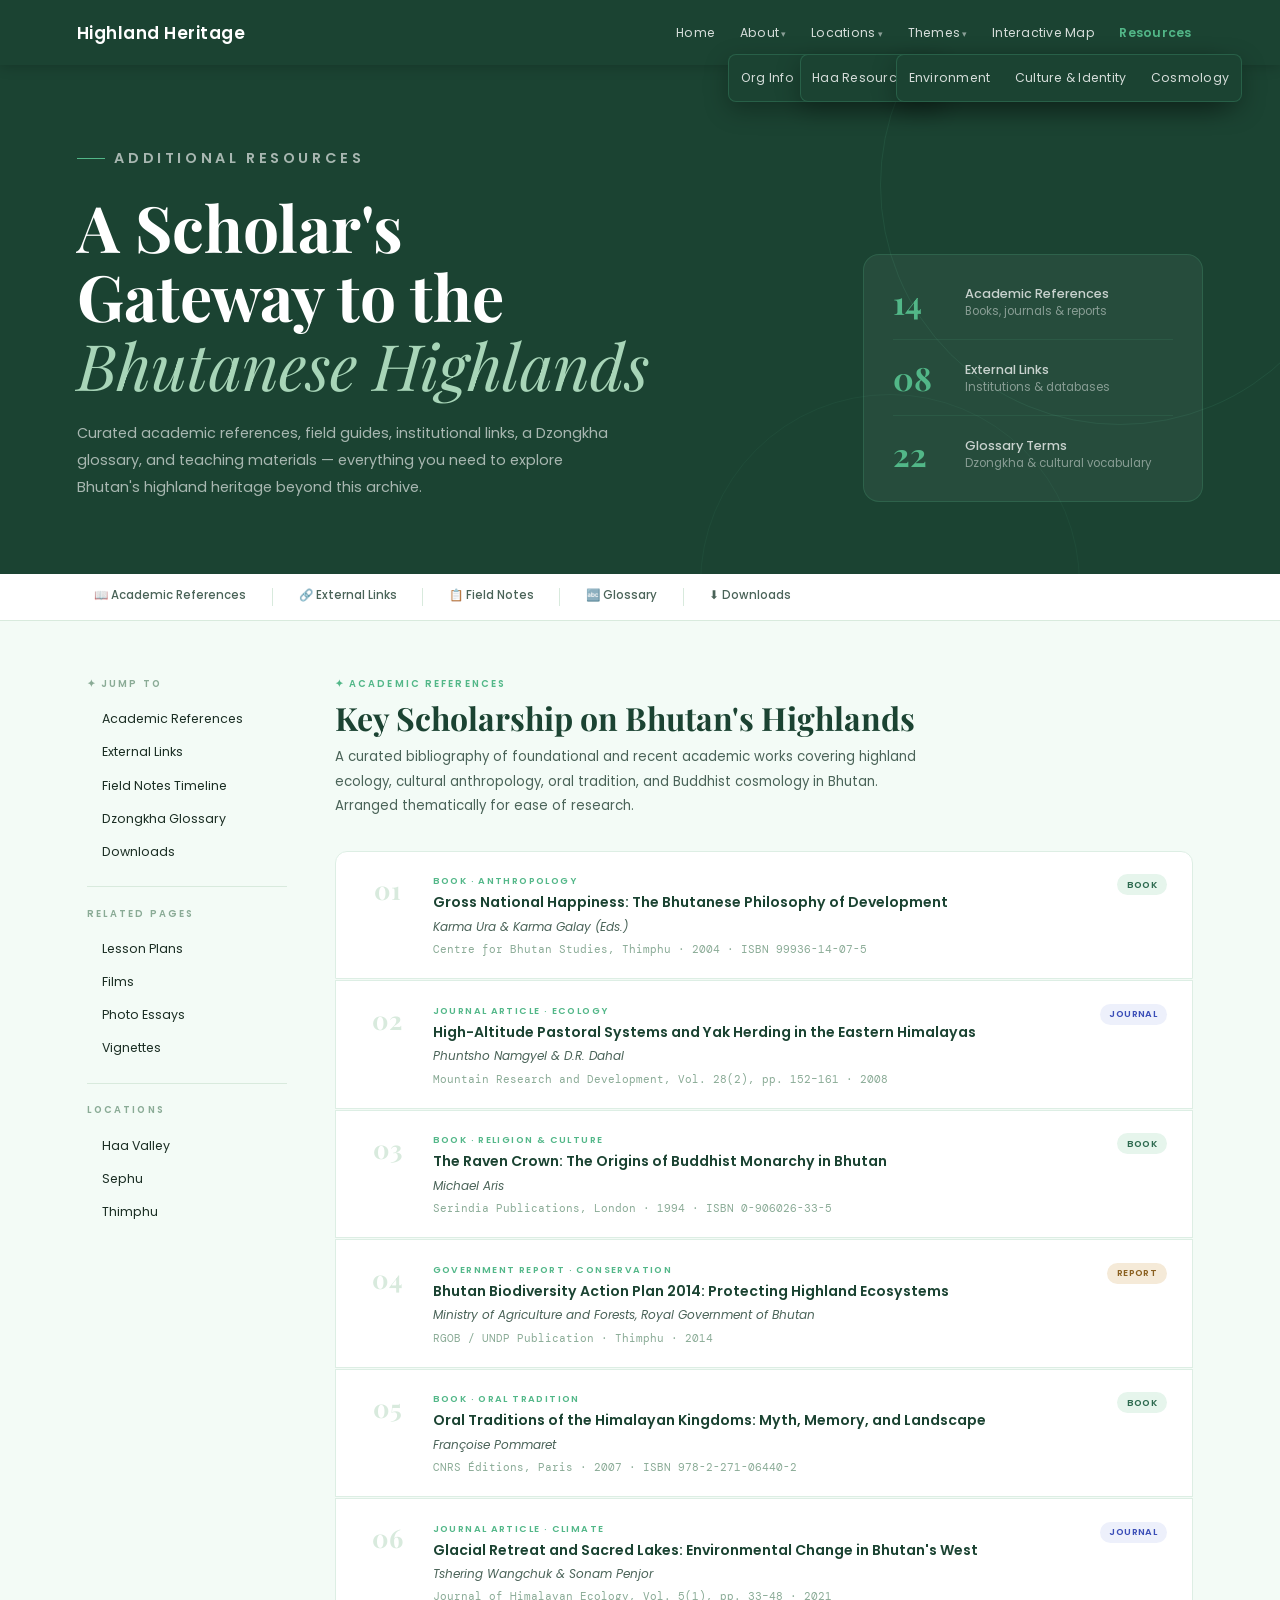
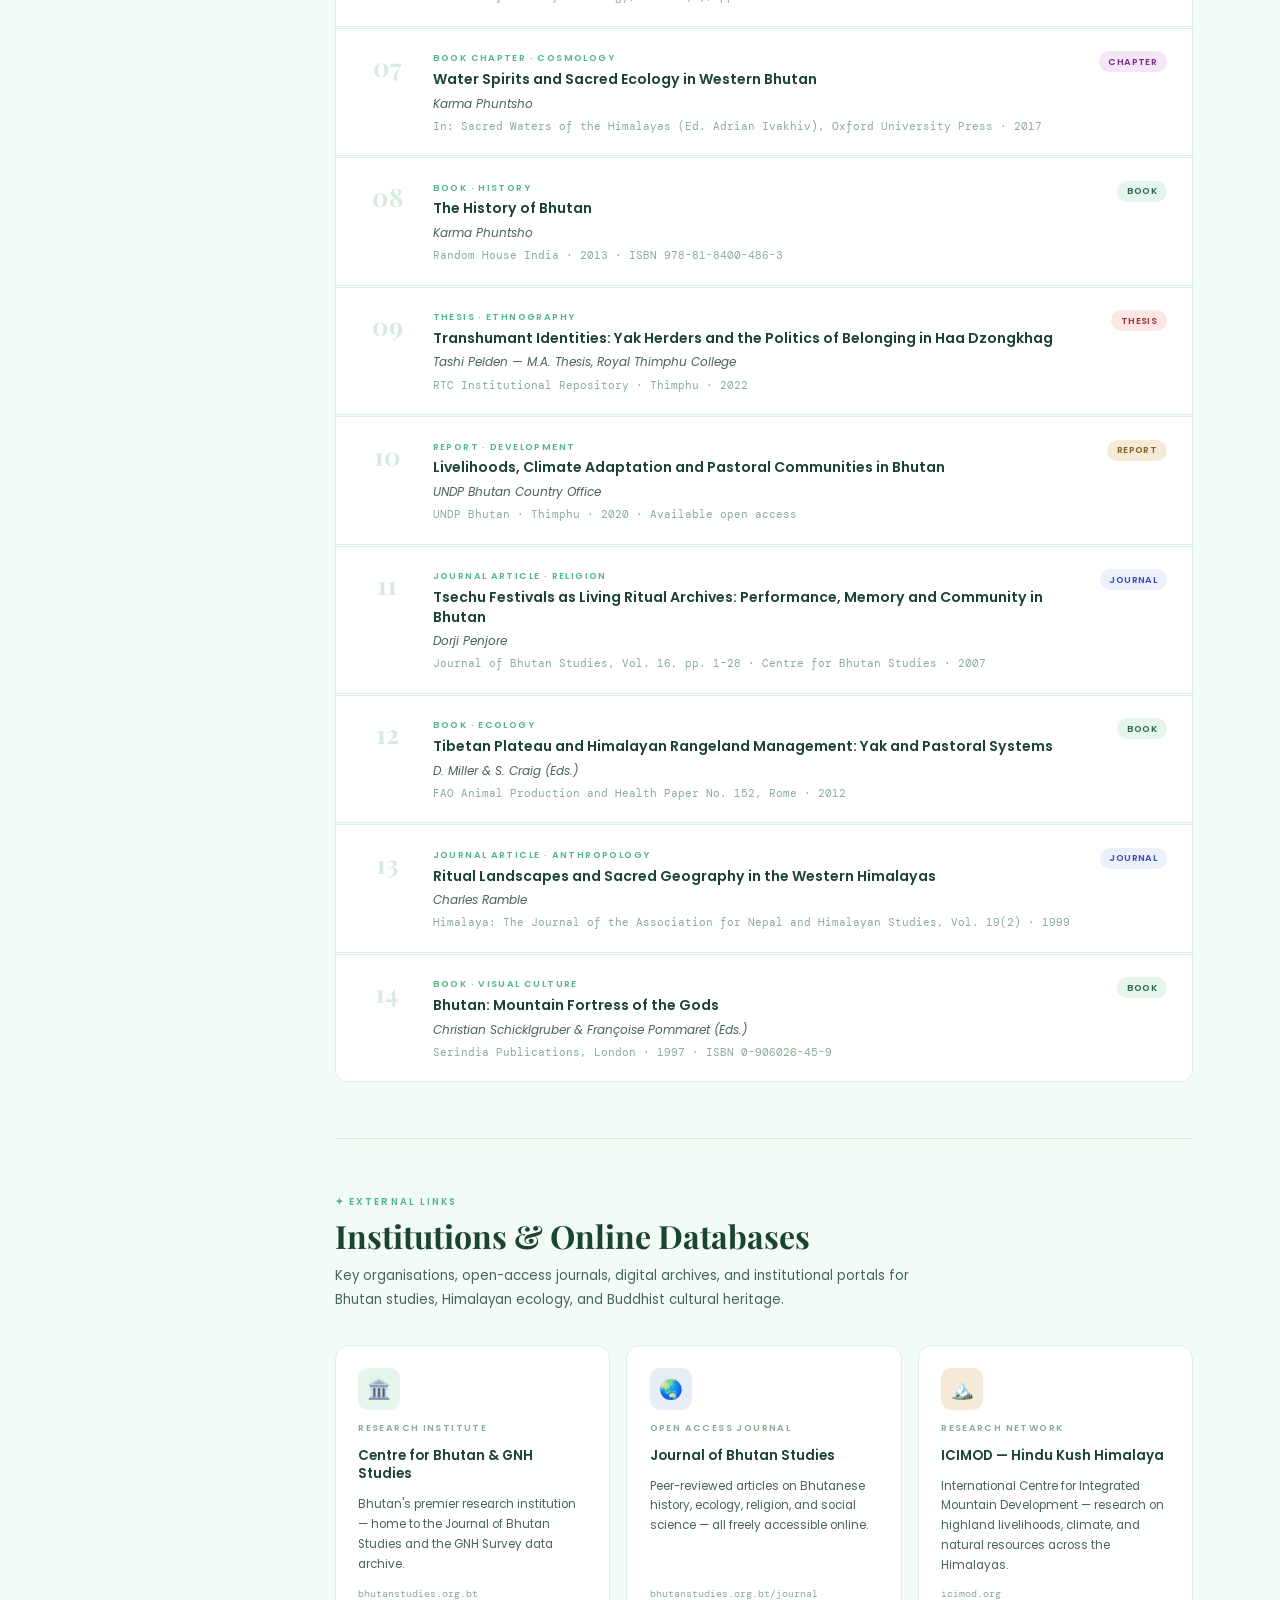
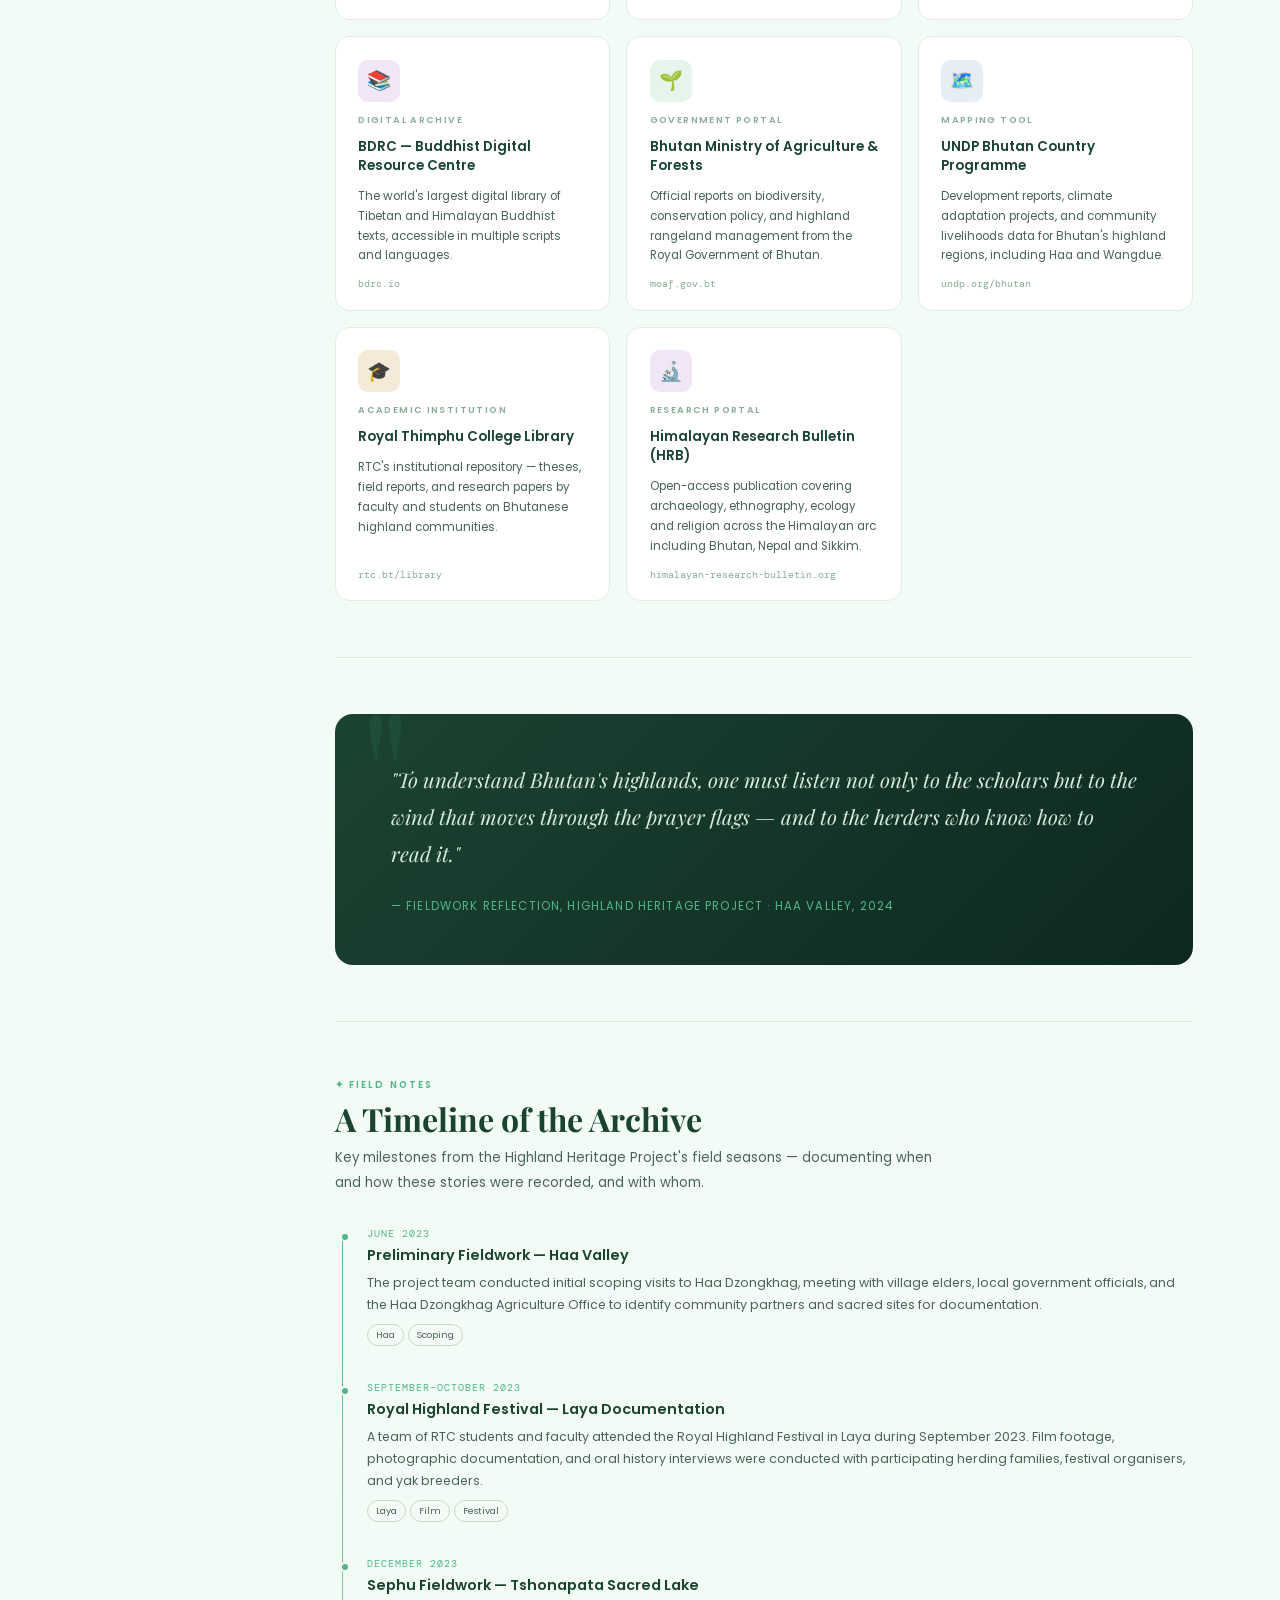
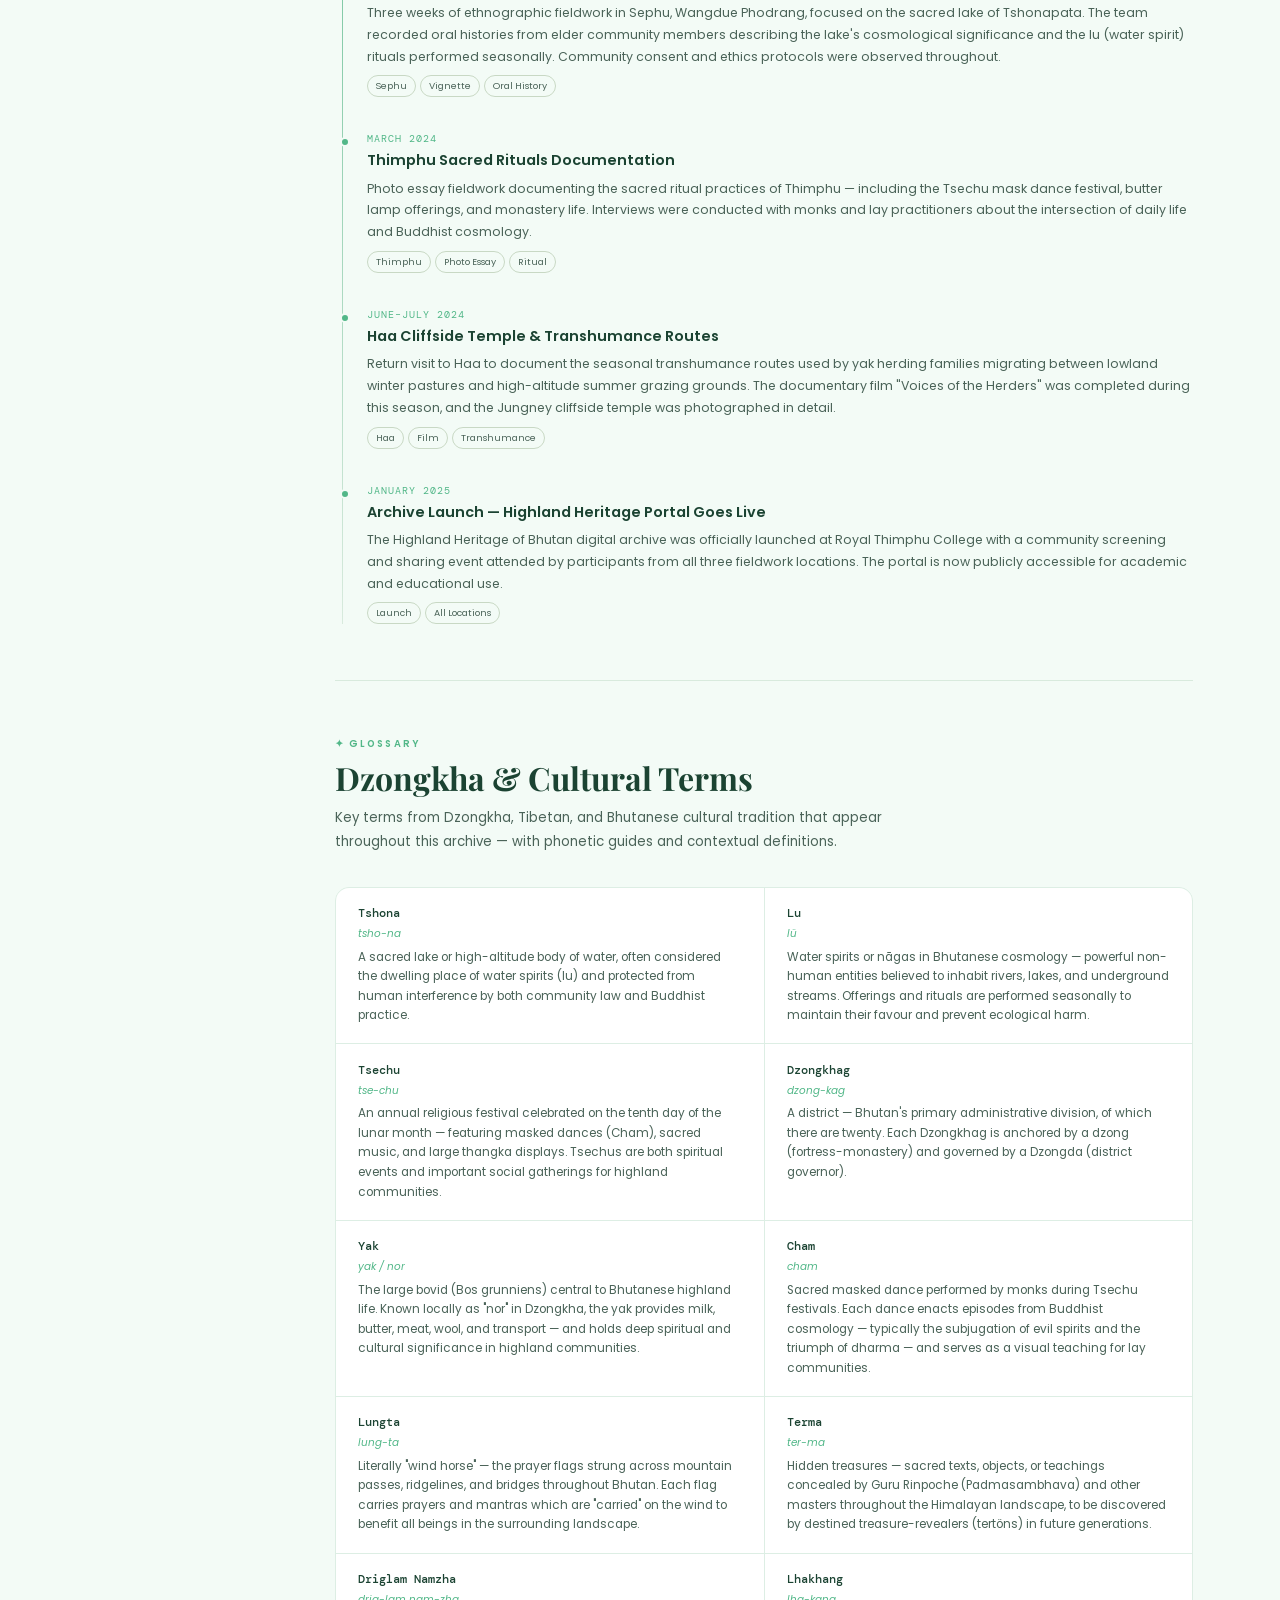
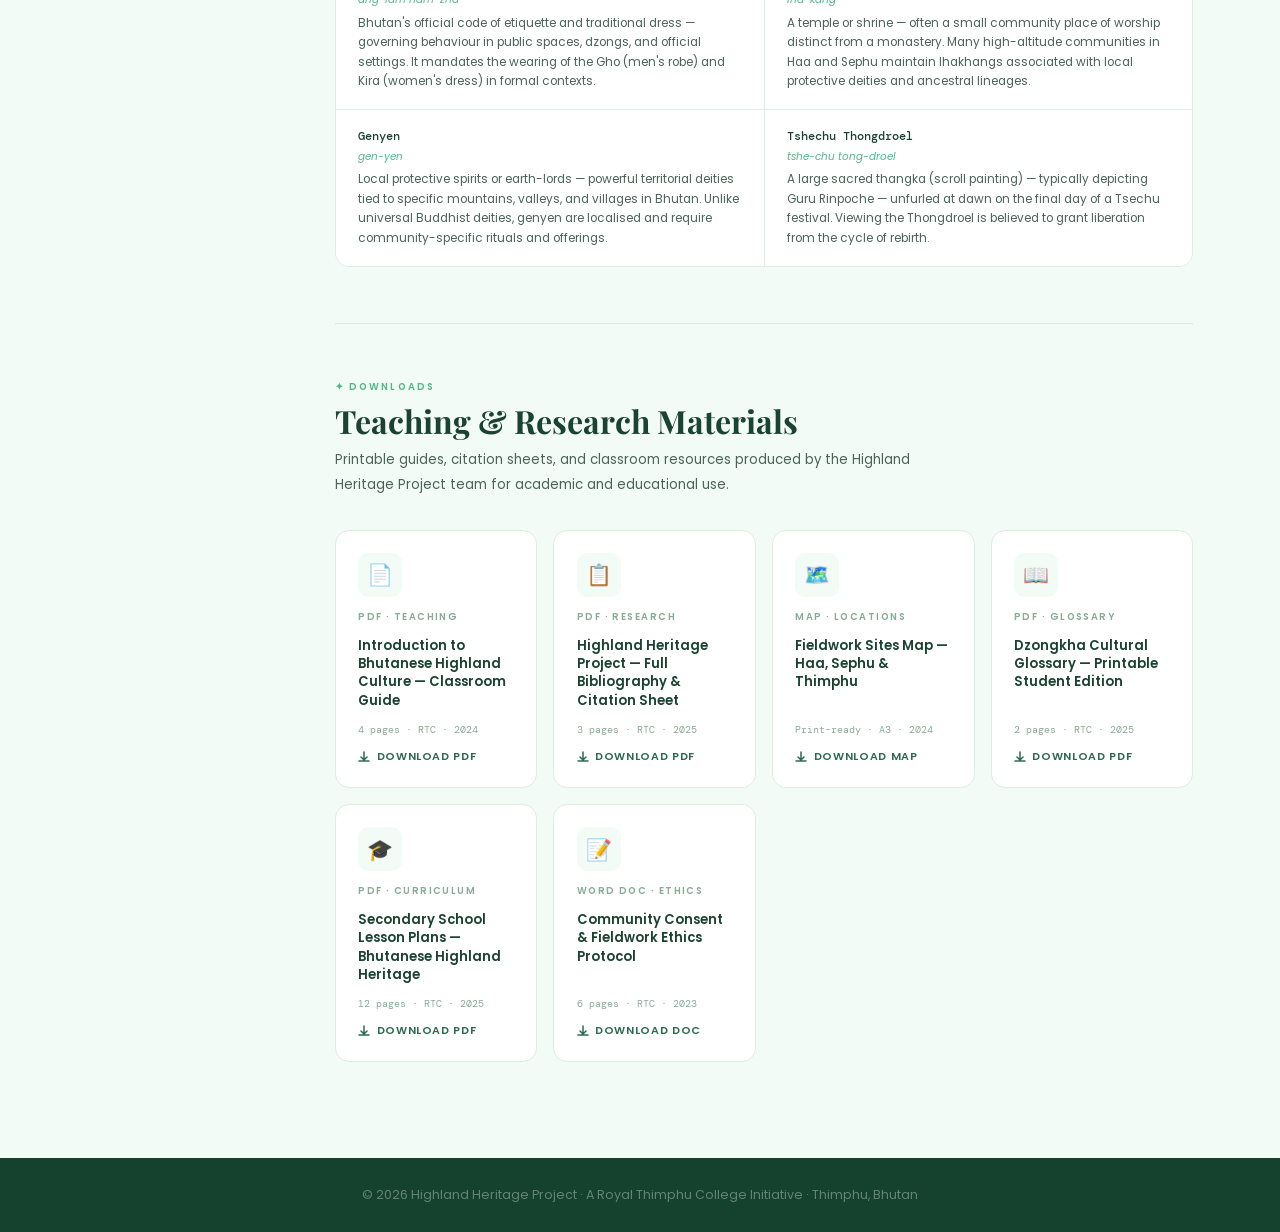
<file: highland heritage of bhutan/resources.html>
<!DOCTYPE html>
<html lang="en">
<head>
    <meta charset="UTF-8">
    <meta name="viewport" content="width=device-width, initial-scale=1.0">
    <title>Additional Resources — Highland Heritage of Bhutan</title>
    <link href="https://fonts.googleapis.com/css2?family=Poppins:wght@300;400;500;600;700&family=Playfair+Display:ital,wght@0,400;0,700;1,300;1,400&family=DM+Mono:wght@400;500&display=swap" rel="stylesheet">
    <style>
        /* ─── RESET & BASE ─── */
        *, *::before, *::after { box-sizing: border-box; margin: 0; padding: 0; }
        :root {
            --green-deep:   #1b4332;
            --green-mid:    #2d6a4f;
            --green-bright: #52b788;
            --green-pale:   #d8eadd;
            --green-light:  #f3fbf6;
            --green-cream:  #f5f2ed;
            --gold:         #c9a45a;
            --gold-pale:    #f5ead8;
            --text-dark:    #1b2e24;
            --text-mid:     #4a6358;
            --text-light:   #8aab96;
            --white:        #ffffff;
        }

        html { scroll-behavior: smooth; }

        body {
            font-family: 'Poppins', sans-serif;
            background: var(--green-light);
            color: var(--text-dark);
            padding-top: 65px;
            overflow-x: hidden;
        }

        /* ─── NAVBAR ─── */
        .navbar {
            position: fixed;
            top: 0; left: 0; right: 0;
            z-index: 1000;
            background: var(--green-deep);
            display: flex;
            align-items: center;
            justify-content: space-between;
            padding: 0 6vw;
            height: 65px;
            box-shadow: 0 2px 12px rgba(0,0,0,0.18);
        }
        .logo {
            font-size: 1.05rem;
            font-weight: 600;
            color: #fff;
            letter-spacing: 0.03em;
            text-decoration: none;
            white-space: nowrap;
        }
        .navbar nav ul {
            list-style: none;
            display: flex;
            align-items: center;
            gap: 0.1rem;
        }
        .navbar nav ul li { position: relative; }
        .navbar nav ul li a {
            display: block;
            padding: 0.5rem 0.72rem;
            font-size: 0.77rem;
            color: rgba(255,255,255,0.82);
            text-decoration: none;
            font-weight: 400;
            letter-spacing: 0.02em;
            transition: color 0.2s;
            white-space: nowrap;
        }
        .navbar nav ul li a:hover { color: var(--green-bright); }
        .navbar nav ul li.dropdown > a::after { content: ' ▾'; font-size: 0.58rem; opacity: 0.6; }
        .dropdown-menu {
            display: none;
            position: absolute;
            top: calc(100% + 4px); left: 0;
            background: var(--green-deep);
            border: 1px solid rgba(82,183,136,0.25);
            border-radius: 8px;
            min-width: 175px;
            padding: 0.4rem 0;
            box-shadow: 0 8px 24px rgba(0,0,0,0.28);
            z-index: 9999;
        }
        .dropdown-menu li a {
            padding: 0.5rem 1rem;
            font-size: 0.76rem;
            color: rgba(255,255,255,0.8);
        }
        .dropdown-menu li a:hover { background: rgba(82,183,136,0.15); color: var(--green-bright); }
        .dropdown:hover .dropdown-menu,
        .dropdown:focus-within .dropdown-menu { display: block; }

        /* ─── HERO STRIP ─── */
        .res-hero {
            background: var(--green-deep);
            padding: 5rem 6vw 4.5rem;
            position: relative;
            overflow: hidden;
        }
        .res-hero::before {
            content: '';
            position: absolute;
            top: -120px; right: -80px;
            width: 480px; height: 480px;
            border: 1px solid rgba(82,183,136,0.12);
            border-radius: 50%;
        }
        .res-hero::after {
            content: '';
            position: absolute;
            bottom: -200px; right: 200px;
            width: 380px; height: 380px;
            border: 1px solid rgba(82,183,136,0.07);
            border-radius: 50%;
        }
        .hero-inner {
            display: grid;
            grid-template-columns: 1fr 340px;
            align-items: end;
            gap: 3rem;
            position: relative;
            z-index: 2;
        }
        .res-eyebrow {
            font-size: 0.65rem;
            letter-spacing: 0.25em;
            text-transform: uppercase;
            color: var(--green-bright);
            font-weight: 600;
            display: flex;
            align-items: center;
            gap: 0.6rem;
            margin-bottom: 1.2rem;
        }
        .res-eyebrow::before {
            content: '';
            display: block;
            width: 28px; height: 1px;
            background: var(--green-bright);
        }
        .res-hero h1 {
            font-family: 'Playfair Display', serif;
            font-size: clamp(2.6rem, 5.5vw, 4rem);
            font-weight: 700;
            color: #fff;
            line-height: 1.08;
            margin-bottom: 1.3rem;
        }
        .res-hero h1 em {
            font-style: italic;
            font-weight: 300;
            color: #a8d5b8;
        }
        .res-hero p {
            font-size: 0.9rem;
            color: rgba(255,255,255,0.62);
            line-height: 1.9;
            max-width: 540px;
        }
        .hero-stats-panel {
            background: rgba(255,255,255,0.05);
            border: 1px solid rgba(82,183,136,0.2);
            border-radius: 16px;
            padding: 1.8rem;
            display: flex;
            flex-direction: column;
            gap: 1.2rem;
        }
        .hero-stat-row {
            display: flex;
            align-items: center;
            gap: 1rem;
            padding-bottom: 1.2rem;
            border-bottom: 1px solid rgba(82,183,136,0.12);
        }
        .hero-stat-row:last-child { border-bottom: none; padding-bottom: 0; }
        .hsr-num {
            font-family: 'Playfair Display', serif;
            font-size: 2rem;
            font-weight: 700;
            color: var(--green-bright);
            line-height: 1;
            min-width: 56px;
        }
        .hsr-label { font-size: 0.72rem; color: rgba(255,255,255,0.45); line-height: 1.5; }
        .hsr-label strong { display: block; color: rgba(255,255,255,0.75); font-weight: 500; font-size: 0.8rem; }

        /* ─── FILTER BAR ─── */
        .filter-bar {
            background: var(--white);
            border-bottom: 1px solid var(--green-pale);
            padding: 0 6vw;
            display: flex;
            align-items: center;
            gap: 0.5rem;
            overflow-x: auto;
            -webkit-overflow-scrolling: touch;
            position: sticky;
            top: 65px;
            z-index: 50;
        }
        .filter-btn {
            display: inline-block;
            padding: 0.85rem 1.1rem;
            font-size: 0.72rem;
            font-weight: 500;
            color: var(--text-mid);
            text-decoration: none;
            border-bottom: 2px solid transparent;
            white-space: nowrap;
            transition: color 0.2s, border-color 0.2s;
            cursor: pointer;
            background: none;
            border-top: none; border-left: none; border-right: none;
            font-family: 'Poppins', sans-serif;
        }
        .filter-btn:hover { color: var(--green-deep); }
        .filter-btn.active { color: var(--green-deep); border-bottom-color: var(--green-bright); font-weight: 600; }
        .filter-sep { width: 1px; height: 18px; background: var(--green-pale); flex-shrink: 0; }

        /* ─── MAIN LAYOUT ─── */
        .res-body {
            max-width: 1260px;
            margin: 0 auto;
            padding: 3.5rem 6vw 6rem;
            display: grid;
            grid-template-columns: 200px 1fr;
            gap: 3rem;
        }
        @media (max-width: 820px) {
            .res-body { grid-template-columns: 1fr; }
            .res-sidebar { display: none; }
            .hero-inner { grid-template-columns: 1fr; }
            .hero-stats-panel { display: none; }
        }

        /* ─── SIDEBAR ─── */
        .res-sidebar {
            position: sticky;
            top: 115px;
            align-self: start;
        }
        .sbl {
            font-size: 0.6rem;
            letter-spacing: 0.22em;
            text-transform: uppercase;
            color: var(--text-light);
            font-weight: 600;
            margin-bottom: 0.8rem;
        }
        .res-sidebar ul { list-style: none; }
        .res-sidebar ul li { margin-bottom: 0.1rem; }
        .res-sidebar ul li a {
            display: block;
            padding: 0.42rem 0.8rem;
            font-size: 0.78rem;
            color: var(--text-dark);
            text-decoration: none;
            border-left: 2px solid transparent;
            transition: all 0.2s;
            border-radius: 0 6px 6px 0;
        }
        .res-sidebar ul li a:hover,
        .res-sidebar ul li a.active {
            border-left-color: var(--green-bright);
            color: var(--green-deep);
            background: rgba(82,183,136,0.09);
        }
        .res-sidebar hr { border: none; border-top: 1px solid var(--green-pale); margin: 1.2rem 0; }

        /* ─── CONTENT SECTIONS ─── */
        .sec-label {
            font-size: 0.6rem;
            letter-spacing: 0.22em;
            text-transform: uppercase;
            color: var(--green-bright);
            font-weight: 600;
            margin-bottom: 0.5rem;
        }
        .sec-title {
            font-family: 'Playfair Display', serif;
            font-size: clamp(1.4rem, 2.8vw, 2rem);
            font-weight: 700;
            color: var(--green-deep);
            line-height: 1.2;
            margin-bottom: 0.5rem;
        }
        .sec-desc {
            font-size: 0.83rem;
            color: var(--text-mid);
            line-height: 1.85;
            margin-bottom: 2rem;
            max-width: 600px;
        }
        .sec-divider { border: none; border-top: 1px solid var(--green-pale); margin: 3.5rem 0; }

        /* ─── ACADEMIC REFERENCES — horizontal cards ─── */
        .ref-list { display: flex; flex-direction: column; gap: 1px; margin-bottom: 0.5rem; }
        .ref-card {
            background: var(--white);
            border: 1px solid #ddeee4;
            border-radius: 0;
            padding: 1.4rem 1.6rem;
            display: grid;
            grid-template-columns: 52px 1fr auto;
            gap: 1.2rem;
            align-items: start;
            transition: background 0.2s, border-left 0.2s, transform 0.2s;
            position: relative;
            overflow: hidden;
        }
        .ref-card:first-child { border-radius: 12px 12px 0 0; }
        .ref-card:last-child  { border-radius: 0 0 12px 12px; }
        .ref-card:only-child  { border-radius: 12px; }
        .ref-card::before {
            content: '';
            position: absolute;
            left: 0; top: 0; bottom: 0;
            width: 3px;
            background: var(--green-bright);
            transform: scaleY(0);
            transform-origin: bottom;
            transition: transform 0.3s ease;
        }
        .ref-card:hover { background: #f9fdfb; transform: translateX(4px); }
        .ref-card:hover::before { transform: scaleY(1); }
        .ref-num {
            font-family: 'Playfair Display', serif;
            font-size: 1.6rem;
            font-weight: 700;
            color: var(--green-pale);
            line-height: 1;
            text-align: center;
            padding-top: 3px;
        }
        /* .ref-body { } */
        .ref-type {
            font-size: 0.58rem;
            letter-spacing: 0.15em;
            text-transform: uppercase;
            color: var(--green-bright);
            font-weight: 600;
            margin-bottom: 0.3rem;
        }
        .ref-title {
            font-size: 0.88rem;
            font-weight: 600;
            color: var(--green-deep);
            line-height: 1.4;
            margin-bottom: 0.3rem;
        }
        .ref-author {
            font-size: 0.75rem;
            color: var(--text-mid);
            font-style: italic;
            margin-bottom: 0.4rem;
        }
        .ref-detail {
            font-size: 0.7rem;
            color: var(--text-light);
            font-family: 'DM Mono', monospace;
        }
        .ref-badge {
            font-size: 0.58rem;
            padding: 0.22rem 0.6rem;
            border-radius: 100px;
            font-weight: 600;
            letter-spacing: 0.04em;
            text-transform: uppercase;
            white-space: nowrap;
            align-self: start;
        }
        .badge-book     { background: #e6f5ec; color: var(--green-mid); }
        .badge-journal  { background: #edf0fb; color: #3a4db7; }
        .badge-report   { background: var(--gold-pale); color: #8a6020; }
        .badge-chapter  { background: #f3e6f5; color: #7a2d8a; }
        .badge-thesis   { background: #fde6e6; color: #a03030; }

        /* ─── LINK CARDS GRID ─── */
        .link-grid {
            display: grid;
            grid-template-columns: repeat(auto-fill, minmax(240px, 1fr));
            gap: 1rem;
            margin-bottom: 0.5rem;
        }
        .link-card {
            background: var(--white);
            border: 1px solid #ddeee4;
            border-radius: 14px;
            padding: 1.4rem 1.4rem 1.2rem;
            text-decoration: none;
            color: inherit;
            transition: transform 0.22s, box-shadow 0.22s;
            display: flex;
            flex-direction: column;
            gap: 0.7rem;
            position: relative;
            overflow: hidden;
        }
        .link-card::after {
            content: '→';
            position: absolute;
            top: 1.1rem; right: 1.2rem;
            font-size: 0.9rem;
            color: var(--green-bright);
            opacity: 0;
            transform: translateX(-6px);
            transition: opacity 0.25s, transform 0.25s;
        }
        .link-card:hover { transform: translateY(-5px); box-shadow: 0 14px 40px rgba(27,67,50,0.12); }
        .link-card:hover::after { opacity: 1; transform: translateX(0); }
        .lc-icon {
            width: 42px; height: 42px;
            border-radius: 10px;
            display: flex; align-items: center; justify-content: center;
            font-size: 1.2rem;
            flex-shrink: 0;
        }
        .lc-icon.green  { background: #e6f5ec; }
        .lc-icon.gold   { background: var(--gold-pale); }
        .lc-icon.blue   { background: #e6edf5; }
        .lc-icon.purple { background: #f0e6f5; }
        .lc-type {
            font-size: 0.58rem;
            letter-spacing: 0.15em;
            text-transform: uppercase;
            color: var(--text-light);
            font-weight: 600;
        }
        .lc-title {
            font-size: 0.84rem;
            font-weight: 600;
            color: var(--green-deep);
            line-height: 1.4;
        }
        .lc-desc {
            font-size: 0.73rem;
            color: var(--text-mid);
            line-height: 1.7;
        }
        .lc-source {
            font-size: 0.65rem;
            color: var(--text-light);
            font-family: 'DM Mono', monospace;
            margin-top: auto;
        }

        /* ─── GLOSSARY TABLE ─── */
        .glossary-grid {
            display: grid;
            grid-template-columns: 1fr 1fr;
            gap: 1px;
            background: #ddeee4;
            border-radius: 14px;
            overflow: hidden;
            border: 1px solid #ddeee4;
        }
        .gloss-item {
            background: var(--white);
            padding: 1.1rem 1.4rem;
            transition: background 0.18s;
        }
        .gloss-item:hover { background: #f5fcf8; }
        .gloss-term {
            font-family: 'DM Mono', monospace;
            font-size: 0.78rem;
            font-weight: 500;
            color: var(--green-deep);
            margin-bottom: 0.3rem;
        }
        .gloss-phonetic {
            font-size: 0.65rem;
            color: var(--green-bright);
            font-style: italic;
            margin-bottom: 0.35rem;
        }
        .gloss-def {
            font-size: 0.74rem;
            color: var(--text-mid);
            line-height: 1.65;
        }

        /* ─── FEATURED PULL QUOTE ─── */
        .pull-quote {
            background: linear-gradient(135deg, var(--green-deep) 0%, #0e2820 100%);
            border-radius: 18px;
            padding: 3rem 3.5rem;
            margin: 0.5rem 0;
            position: relative;
            overflow: hidden;
        }
        .pull-quote::before {
            content: '"';
            position: absolute;
            top: -2rem; left: 1.5rem;
            font-size: 11rem;
            color: rgba(82,183,136,0.09);
            font-family: 'Playfair Display', serif;
            line-height: 1;
        }
        .pull-quote blockquote {
            font-family: 'Playfair Display', serif;
            font-size: clamp(1rem, 2vw, 1.28rem);
            font-style: italic;
            font-weight: 400;
            color: #d8eadd;
            line-height: 1.8;
            margin-bottom: 1.2rem;
            position: relative;
            z-index: 1;
        }
        .pull-attr { font-size: 0.72rem; letter-spacing: 0.1em; text-transform: uppercase; color: var(--green-bright); }

        /* ─── TIMELINE / FIELD NOTES ─── */
        .timeline { position: relative; padding-left: 2rem; }
        .timeline::before {
            content: '';
            position: absolute;
            left: 7px; top: 6px; bottom: 0;
            width: 1.5px;
            background: linear-gradient(to bottom, var(--green-bright), var(--green-pale));
        }
        .tl-item {
            position: relative;
            margin-bottom: 2.2rem;
        }
        .tl-item::before {
            content: '';
            position: absolute;
            left: -1.65rem; top: 5px;
            width: 10px; height: 10px;
            border-radius: 50%;
            background: var(--green-bright);
            border: 2px solid var(--green-light);
        }
        .tl-date {
            font-size: 0.62rem;
            font-family: 'DM Mono', monospace;
            color: var(--green-bright);
            letter-spacing: 0.1em;
            margin-bottom: 0.3rem;
            text-transform: uppercase;
        }
        .tl-title {
            font-size: 0.9rem;
            font-weight: 600;
            color: var(--green-deep);
            margin-bottom: 0.4rem;
        }
        .tl-body {
            font-size: 0.78rem;
            color: var(--text-mid);
            line-height: 1.75;
        }
        .tl-tag {
            display: inline-block;
            margin-top: 0.5rem;
            font-size: 0.58rem;
            padding: 0.18rem 0.5rem;
            border: 1px solid #c8d8c4;
            border-radius: 100px;
            color: var(--text-mid);
        }

        /* ─── DOWNLOAD CARDS ─── */
        .dl-grid {
            display: grid;
            grid-template-columns: repeat(auto-fill, minmax(200px, 1fr));
            gap: 1rem;
        }
        .dl-card {
            background: var(--white);
            border: 1px solid #ddeee4;
            border-radius: 14px;
            padding: 1.4rem;
            display: flex;
            flex-direction: column;
            gap: 0.8rem;
            transition: transform 0.22s, box-shadow 0.22s;
            cursor: pointer;
        }
        .dl-card:hover { transform: translateY(-4px); box-shadow: 0 12px 32px rgba(27,67,50,0.1); }
        .dl-icon {
            width: 44px; height: 44px;
            background: var(--green-light);
            border-radius: 10px;
            display: flex; align-items: center; justify-content: center;
            font-size: 1.3rem;
        }
        .dl-label {
            font-size: 0.6rem;
            letter-spacing: 0.15em;
            text-transform: uppercase;
            color: var(--text-light);
            font-weight: 600;
        }
        .dl-title {
            font-size: 0.82rem;
            font-weight: 600;
            color: var(--green-deep);
            line-height: 1.4;
        }
        .dl-meta {
            font-size: 0.65rem;
            color: var(--text-light);
            font-family: 'DM Mono', monospace;
            margin-top: auto;
        }
        .dl-btn {
            display: inline-flex;
            align-items: center;
            gap: 0.4rem;
            font-size: 0.68rem;
            font-weight: 600;
            color: var(--green-mid);
            letter-spacing: 0.06em;
            text-transform: uppercase;
        }

        /* ─── FOOTER ─── */
        .page-footer {
            background: #14422e;
            color: rgba(255,255,255,0.35);
            text-align: center;
            font-size: 12.5px;
            padding: 28px;
        }

        /* ─── ANIMATIONS ─── */
        @keyframes fadeUp {
            from { opacity: 0; transform: translateY(22px); }
            to   { opacity: 1; transform: translateY(0); }
        }
        .res-hero .hero-inner { animation: fadeUp 0.75s ease both; }

        /* ─── RESPONSIVE ─── */
        @media (max-width: 640px) {
            .glossary-grid { grid-template-columns: 1fr; }
            .res-hero { padding: 3.5rem 6vw 3rem; }
        }
    </style>
</head>
<body>

<!-- ══════════════════════════════ NAVBAR ══════════════════════════════ -->
<header class="navbar">
    <a href="index.html" class="logo">Highland Heritage</a>
    <nav>
        <ul>
            <li><a href="index.html">Home</a></li>
            <li class="dropdown">
                <a href="index.html#about-portal">About</a>
                <ul class="dropdown-menu">
                    <li><a href="index.html#about-portal">Org Info</a></li>
                    <li><a href="index.html#about-portal">Mission</a></li>
                    <li><a href="index.html#about-portal">Vision</a></li>
                </ul>
            </li>
            <li class="dropdown">
                <a href="#" onclick="return false;">Locations</a>
                <ul class="dropdown-menu">
                    <li><a href="haa-resources.html">Haa Resources</a></li>
                    <li><a href="sephu-resources.html">Sephu Resources</a></li>
                    <li><a href="thimphu-resources.html">Thimphu Resources</a></li>
                </ul>
            </li>
            <li class="dropdown">
                <a href="#" onclick="return false;">Themes</a>
                <ul class="dropdown-menu">
                    <li><a href="environment.html">Environment</a></li>
                    <li><a href="culture.html">Culture &amp; Identity</a></li>
                    <li><a href="cosmology.html">Cosmology</a></li>
                </ul>
            </li>
            <li><a href="index.html#interactive-map">Interactive Map</a></li>
            <li><a href="resources.html" style="color:#52b788; font-weight:600;">Resources</a></li>
        </ul>
    </nav>
</header>

<!-- ══════════════════════════════ HERO ══════════════════════════════ -->
<section class="res-hero">
    <div class="hero-inner">
        <div>
            <p class="res-eyebrow">Additional Resources</p>
            <h1>A Scholar's<br>Gateway to the<br><em>Bhutanese Highlands</em></h1>
            <p>Curated academic references, field guides, institutional links, a Dzongkha glossary, and teaching materials — everything you need to explore Bhutan's highland heritage beyond this archive.</p>
        </div>
        <div class="hero-stats-panel">
            <div class="hero-stat-row">
                <div class="hsr-num">14</div>
                <div class="hsr-label">
                    <strong>Academic References</strong>
                    Books, journals &amp; reports
                </div>
            </div>
            <div class="hero-stat-row">
                <div class="hsr-num">08</div>
                <div class="hsr-label">
                    <strong>External Links</strong>
                    Institutions &amp; databases
                </div>
            </div>
            <div class="hero-stat-row">
                <div class="hsr-num">22</div>
                <div class="hsr-label">
                    <strong>Glossary Terms</strong>
                    Dzongkha &amp; cultural vocabulary
                </div>
            </div>
        </div>
    </div>
</section>

<!-- ══════════════════════════════ FILTER BAR ══════════════════════════════ -->
<div class="filter-bar" id="filter-bar">
    <a href="#references"   class="filter-btn active" onclick="setActive(this)">📖 Academic References</a>
    <div class="filter-sep"></div>
    <a href="#links"        class="filter-btn" onclick="setActive(this)">🔗 External Links</a>
    <div class="filter-sep"></div>
    <a href="#fieldnotes"   class="filter-btn" onclick="setActive(this)">📋 Field Notes</a>
    <div class="filter-sep"></div>
    <a href="#glossary"     class="filter-btn" onclick="setActive(this)">🔤 Glossary</a>
    <div class="filter-sep"></div>
    <a href="#downloads"    class="filter-btn" onclick="setActive(this)">⬇ Downloads</a>
</div>

<!-- ══════════════════════════════ BODY ══════════════════════════════ -->
<div class="res-body">

    <!-- SIDEBAR -->
    <aside class="res-sidebar">
        <p class="sbl">✦ Jump To</p>
        <ul id="toc-nav">
            <li><a href="#references"  class="active">Academic References</a></li>
            <li><a href="#links">External Links</a></li>
            <li><a href="#fieldnotes">Field Notes Timeline</a></li>
            <li><a href="#glossary">Dzongkha Glossary</a></li>
            <li><a href="#downloads">Downloads</a></li>
        </ul>
        <hr>
        <p class="sbl">Related Pages</p>
        <ul>
            <li><a href="lesson.html">Lesson Plans</a></li>
            <li><a href="film.html">Films</a></li>
            <li><a href="photo-essay.html">Photo Essays</a></li>
            <li><a href="vignette.html">Vignettes</a></li>
        </ul>
        <hr>
        <p class="sbl">Locations</p>
        <ul>
            <li><a href="haa-resources.html">Haa Valley</a></li>
            <li><a href="sephu-resources.html">Sephu</a></li>
            <li><a href="thimphu-resources.html">Thimphu</a></li>
        </ul>
    </aside>

    <!-- MAIN -->
    <main>

        <!-- ════════════ ACADEMIC REFERENCES ════════════ -->
        <section id="references">
            <p class="sec-label">✦ Academic References</p>
            <h2 class="sec-title">Key Scholarship on Bhutan's Highlands</h2>
            <p class="sec-desc">A curated bibliography of foundational and recent academic works covering highland ecology, cultural anthropology, oral tradition, and Buddhist cosmology in Bhutan. Arranged thematically for ease of research.</p>

            <div class="ref-list">

                <div class="ref-card">
                    <div class="ref-num">01</div>
                    <div class="ref-body">
                        <p class="ref-type">Book · Anthropology</p>
                        <p class="ref-title">Gross National Happiness: The Bhutanese Philosophy of Development</p>
                        <p class="ref-author">Karma Ura &amp; Karma Galay (Eds.)</p>
                        <p class="ref-detail">Centre for Bhutan Studies, Thimphu · 2004 · ISBN 99936-14-07-5</p>
                    </div>
                    <span class="ref-badge badge-book">Book</span>
                </div>

                <div class="ref-card">
                    <div class="ref-num">02</div>
                    <div class="ref-body">
                        <p class="ref-type">Journal Article · Ecology</p>
                        <p class="ref-title">High-Altitude Pastoral Systems and Yak Herding in the Eastern Himalayas</p>
                        <p class="ref-author">Phuntsho Namgyel &amp; D.R. Dahal</p>
                        <p class="ref-detail">Mountain Research and Development, Vol. 28(2), pp. 152–161 · 2008</p>
                    </div>
                    <span class="ref-badge badge-journal">Journal</span>
                </div>

                <div class="ref-card">
                    <div class="ref-num">03</div>
                    <div class="ref-body">
                        <p class="ref-type">Book · Religion &amp; Culture</p>
                        <p class="ref-title">The Raven Crown: The Origins of Buddhist Monarchy in Bhutan</p>
                        <p class="ref-author">Michael Aris</p>
                        <p class="ref-detail">Serindia Publications, London · 1994 · ISBN 0-906026-33-5</p>
                    </div>
                    <span class="ref-badge badge-book">Book</span>
                </div>

                <div class="ref-card">
                    <div class="ref-num">04</div>
                    <div class="ref-body">
                        <p class="ref-type">Government Report · Conservation</p>
                        <p class="ref-title">Bhutan Biodiversity Action Plan 2014: Protecting Highland Ecosystems</p>
                        <p class="ref-author">Ministry of Agriculture and Forests, Royal Government of Bhutan</p>
                        <p class="ref-detail">RGOB / UNDP Publication · Thimphu · 2014</p>
                    </div>
                    <span class="ref-badge badge-report">Report</span>
                </div>

                <div class="ref-card">
                    <div class="ref-num">05</div>
                    <div class="ref-body">
                        <p class="ref-type">Book · Oral Tradition</p>
                        <p class="ref-title">Oral Traditions of the Himalayan Kingdoms: Myth, Memory, and Landscape</p>
                        <p class="ref-author">Françoise Pommaret</p>
                        <p class="ref-detail">CNRS Éditions, Paris · 2007 · ISBN 978-2-271-06440-2</p>
                    </div>
                    <span class="ref-badge badge-book">Book</span>
                </div>

                <div class="ref-card">
                    <div class="ref-num">06</div>
                    <div class="ref-body">
                        <p class="ref-type">Journal Article · Climate</p>
                        <p class="ref-title">Glacial Retreat and Sacred Lakes: Environmental Change in Bhutan's West</p>
                        <p class="ref-author">Tshering Wangchuk &amp; Sonam Penjor</p>
                        <p class="ref-detail">Journal of Himalayan Ecology, Vol. 5(1), pp. 33–48 · 2021</p>
                    </div>
                    <span class="ref-badge badge-journal">Journal</span>
                </div>

                <div class="ref-card">
                    <div class="ref-num">07</div>
                    <div class="ref-body">
                        <p class="ref-type">Book Chapter · Cosmology</p>
                        <p class="ref-title">Water Spirits and Sacred Ecology in Western Bhutan</p>
                        <p class="ref-author">Karma Phuntsho</p>
                        <p class="ref-detail">In: Sacred Waters of the Himalayas (Ed. Adrian Ivakhiv), Oxford University Press · 2017</p>
                    </div>
                    <span class="ref-badge badge-chapter">Chapter</span>
                </div>

                <div class="ref-card">
                    <div class="ref-num">08</div>
                    <div class="ref-body">
                        <p class="ref-type">Book · History</p>
                        <p class="ref-title">The History of Bhutan</p>
                        <p class="ref-author">Karma Phuntsho</p>
                        <p class="ref-detail">Random House India · 2013 · ISBN 978-81-8400-486-3</p>
                    </div>
                    <span class="ref-badge badge-book">Book</span>
                </div>

                <div class="ref-card">
                    <div class="ref-num">09</div>
                    <div class="ref-body">
                        <p class="ref-type">Thesis · Ethnography</p>
                        <p class="ref-title">Transhumant Identities: Yak Herders and the Politics of Belonging in Haa Dzongkhag</p>
                        <p class="ref-author">Tashi Pelden — M.A. Thesis, Royal Thimphu College</p>
                        <p class="ref-detail">RTC Institutional Repository · Thimphu · 2022</p>
                    </div>
                    <span class="ref-badge badge-thesis">Thesis</span>
                </div>

                <div class="ref-card">
                    <div class="ref-num">10</div>
                    <div class="ref-body">
                        <p class="ref-type">Report · Development</p>
                        <p class="ref-title">Livelihoods, Climate Adaptation and Pastoral Communities in Bhutan</p>
                        <p class="ref-author">UNDP Bhutan Country Office</p>
                        <p class="ref-detail">UNDP Bhutan · Thimphu · 2020 · Available open access</p>
                    </div>
                    <span class="ref-badge badge-report">Report</span>
                </div>

                <div class="ref-card">
                    <div class="ref-num">11</div>
                    <div class="ref-body">
                        <p class="ref-type">Journal Article · Religion</p>
                        <p class="ref-title">Tsechu Festivals as Living Ritual Archives: Performance, Memory and Community in Bhutan</p>
                        <p class="ref-author">Dorji Penjore</p>
                        <p class="ref-detail">Journal of Bhutan Studies, Vol. 16, pp. 1–28 · Centre for Bhutan Studies · 2007</p>
                    </div>
                    <span class="ref-badge badge-journal">Journal</span>
                </div>

                <div class="ref-card">
                    <div class="ref-num">12</div>
                    <div class="ref-body">
                        <p class="ref-type">Book · Ecology</p>
                        <p class="ref-title">Tibetan Plateau and Himalayan Rangeland Management: Yak and Pastoral Systems</p>
                        <p class="ref-author">D. Miller &amp; S. Craig (Eds.)</p>
                        <p class="ref-detail">FAO Animal Production and Health Paper No. 152, Rome · 2012</p>
                    </div>
                    <span class="ref-badge badge-book">Book</span>
                </div>

                <div class="ref-card">
                    <div class="ref-num">13</div>
                    <div class="ref-body">
                        <p class="ref-type">Journal Article · Anthropology</p>
                        <p class="ref-title">Ritual Landscapes and Sacred Geography in the Western Himalayas</p>
                        <p class="ref-author">Charles Ramble</p>
                        <p class="ref-detail">Himalaya: The Journal of the Association for Nepal and Himalayan Studies, Vol. 19(2) · 1999</p>
                    </div>
                    <span class="ref-badge badge-journal">Journal</span>
                </div>

                <div class="ref-card">
                    <div class="ref-num">14</div>
                    <div class="ref-body">
                        <p class="ref-type">Book · Visual Culture</p>
                        <p class="ref-title">Bhutan: Mountain Fortress of the Gods</p>
                        <p class="ref-author">Christian Schicklgruber &amp; Françoise Pommaret (Eds.)</p>
                        <p class="ref-detail">Serindia Publications, London · 1997 · ISBN 0-906026-45-9</p>
                    </div>
                    <span class="ref-badge badge-book">Book</span>
                </div>

            </div>
        </section>

        <hr class="sec-divider">

        <!-- ════════════ EXTERNAL LINKS ════════════ -->
        <section id="links">
            <p class="sec-label">✦ External Links</p>
            <h2 class="sec-title">Institutions &amp; Online Databases</h2>
            <p class="sec-desc">Key organisations, open-access journals, digital archives, and institutional portals for Bhutan studies, Himalayan ecology, and Buddhist cultural heritage.</p>

            <div class="link-grid">

                <div class="link-card">
                    <div class="lc-icon green">🏛️</div>
                    <p class="lc-type">Research Institute</p>
                    <p class="lc-title">Centre for Bhutan &amp; GNH Studies</p>
                    <p class="lc-desc">Bhutan's premier research institution — home to the Journal of Bhutan Studies and the GNH Survey data archive.</p>
                    <p class="lc-source">bhutanstudies.org.bt</p>
                </div>

                <div class="link-card">
                    <div class="lc-icon blue">🌏</div>
                    <p class="lc-type">Open Access Journal</p>
                    <p class="lc-title">Journal of Bhutan Studies</p>
                    <p class="lc-desc">Peer-reviewed articles on Bhutanese history, ecology, religion, and social science — all freely accessible online.</p>
                    <p class="lc-source">bhutanstudies.org.bt/journal</p>
                </div>

                <div class="link-card">
                    <div class="lc-icon gold">🏔️</div>
                    <p class="lc-type">Research Network</p>
                    <p class="lc-title">ICIMOD — Hindu Kush Himalaya</p>
                    <p class="lc-desc">International Centre for Integrated Mountain Development — research on highland livelihoods, climate, and natural resources across the Himalayas.</p>
                    <p class="lc-source">icimod.org</p>
                </div>

                <div class="link-card">
                    <div class="lc-icon purple">📚</div>
                    <p class="lc-type">Digital Archive</p>
                    <p class="lc-title">BDRC — Buddhist Digital Resource Centre</p>
                    <p class="lc-desc">The world's largest digital library of Tibetan and Himalayan Buddhist texts, accessible in multiple scripts and languages.</p>
                    <p class="lc-source">bdrc.io</p>
                </div>

                <div class="link-card">
                    <div class="lc-icon green">🌱</div>
                    <p class="lc-type">Government Portal</p>
                    <p class="lc-title">Bhutan Ministry of Agriculture &amp; Forests</p>
                    <p class="lc-desc">Official reports on biodiversity, conservation policy, and highland rangeland management from the Royal Government of Bhutan.</p>
                    <p class="lc-source">moaf.gov.bt</p>
                </div>

                <div class="link-card">
                    <div class="lc-icon blue">🗺️</div>
                    <p class="lc-type">Mapping Tool</p>
                    <p class="lc-title">UNDP Bhutan Country Programme</p>
                    <p class="lc-desc">Development reports, climate adaptation projects, and community livelihoods data for Bhutan's highland regions, including Haa and Wangdue.</p>
                    <p class="lc-source">undp.org/bhutan</p>
                </div>

                <div class="link-card">
                    <div class="lc-icon gold">🎓</div>
                    <p class="lc-type">Academic Institution</p>
                    <p class="lc-title">Royal Thimphu College Library</p>
                    <p class="lc-desc">RTC's institutional repository — theses, field reports, and research papers by faculty and students on Bhutanese highland communities.</p>
                    <p class="lc-source">rtc.bt/library</p>
                </div>

                <div class="link-card">
                    <div class="lc-icon purple">🔬</div>
                    <p class="lc-type">Research Portal</p>
                    <p class="lc-title">Himalayan Research Bulletin (HRB)</p>
                    <p class="lc-desc">Open-access publication covering archaeology, ethnography, ecology and religion across the Himalayan arc including Bhutan, Nepal and Sikkim.</p>
                    <p class="lc-source">himalayan-research-bulletin.org</p>
                </div>

            </div>
        </section>

        <hr class="sec-divider">

        <!-- PULL QUOTE -->
        <div class="pull-quote">
            <blockquote>"To understand Bhutan's highlands, one must listen not only to the scholars but to the wind that moves through the prayer flags — and to the herders who know how to read it."</blockquote>
            <span class="pull-attr">— Fieldwork Reflection, Highland Heritage Project · Haa Valley, 2024</span>
        </div>

        <hr class="sec-divider">

        <!-- ════════════ FIELD NOTES TIMELINE ════════════ -->
        <section id="fieldnotes">
            <p class="sec-label">✦ Field Notes</p>
            <h2 class="sec-title">A Timeline of the Archive</h2>
            <p class="sec-desc">Key milestones from the Highland Heritage Project's field seasons — documenting when and how these stories were recorded, and with whom.</p>

            <div class="timeline">

                <div class="tl-item">
                    <p class="tl-date">June 2023</p>
                    <p class="tl-title">Preliminary Fieldwork — Haa Valley</p>
                    <p class="tl-body">The project team conducted initial scoping visits to Haa Dzongkhag, meeting with village elders, local government officials, and the Haa Dzongkhag Agriculture Office to identify community partners and sacred sites for documentation.</p>
                    <span class="tl-tag">Haa</span>
                    <span class="tl-tag">Scoping</span>
                </div>

                <div class="tl-item">
                    <p class="tl-date">September–October 2023</p>
                    <p class="tl-title">Royal Highland Festival — Laya Documentation</p>
                    <p class="tl-body">A team of RTC students and faculty attended the Royal Highland Festival in Laya during September 2023. Film footage, photographic documentation, and oral history interviews were conducted with participating herding families, festival organisers, and yak breeders.</p>
                    <span class="tl-tag">Laya</span>
                    <span class="tl-tag">Film</span>
                    <span class="tl-tag">Festival</span>
                </div>

                <div class="tl-item">
                    <p class="tl-date">December 2023</p>
                    <p class="tl-title">Sephu Fieldwork — Tshonapata Sacred Lake</p>
                    <p class="tl-body">Three weeks of ethnographic fieldwork in Sephu, Wangdue Phodrang, focused on the sacred lake of Tshonapata. The team recorded oral histories from elder community members describing the lake's cosmological significance and the lu (water spirit) rituals performed seasonally. Community consent and ethics protocols were observed throughout.</p>
                    <span class="tl-tag">Sephu</span>
                    <span class="tl-tag">Vignette</span>
                    <span class="tl-tag">Oral History</span>
                </div>

                <div class="tl-item">
                    <p class="tl-date">March 2024</p>
                    <p class="tl-title">Thimphu Sacred Rituals Documentation</p>
                    <p class="tl-body">Photo essay fieldwork documenting the sacred ritual practices of Thimphu — including the Tsechu mask dance festival, butter lamp offerings, and monastery life. Interviews were conducted with monks and lay practitioners about the intersection of daily life and Buddhist cosmology.</p>
                    <span class="tl-tag">Thimphu</span>
                    <span class="tl-tag">Photo Essay</span>
                    <span class="tl-tag">Ritual</span>
                </div>

                <div class="tl-item">
                    <p class="tl-date">June–July 2024</p>
                    <p class="tl-title">Haa Cliffside Temple &amp; Transhumance Routes</p>
                    <p class="tl-body">Return visit to Haa to document the seasonal transhumance routes used by yak herding families migrating between lowland winter pastures and high-altitude summer grazing grounds. The documentary film "Voices of the Herders" was completed during this season, and the Jungney cliffside temple was photographed in detail.</p>
                    <span class="tl-tag">Haa</span>
                    <span class="tl-tag">Film</span>
                    <span class="tl-tag">Transhumance</span>
                </div>

                <div class="tl-item">
                    <p class="tl-date">January 2025</p>
                    <p class="tl-title">Archive Launch — Highland Heritage Portal Goes Live</p>
                    <p class="tl-body">The Highland Heritage of Bhutan digital archive was officially launched at Royal Thimphu College with a community screening and sharing event attended by participants from all three fieldwork locations. The portal is now publicly accessible for academic and educational use.</p>
                    <span class="tl-tag">Launch</span>
                    <span class="tl-tag">All Locations</span>
                </div>

            </div>
        </section>

        <hr class="sec-divider">

        <!-- ════════════ GLOSSARY ════════════ -->
        <section id="glossary">
            <p class="sec-label">✦ Glossary</p>
            <h2 class="sec-title">Dzongkha &amp; Cultural Terms</h2>
            <p class="sec-desc">Key terms from Dzongkha, Tibetan, and Bhutanese cultural tradition that appear throughout this archive — with phonetic guides and contextual definitions.</p>

            <div class="glossary-grid">

                <div class="gloss-item">
                    <p class="gloss-term">Tshona</p>
                    <p class="gloss-phonetic">tsho-na</p>
                    <p class="gloss-def">A sacred lake or high-altitude body of water, often considered the dwelling place of water spirits (lu) and protected from human interference by both community law and Buddhist practice.</p>
                </div>

                <div class="gloss-item">
                    <p class="gloss-term">Lu</p>
                    <p class="gloss-phonetic">lü</p>
                    <p class="gloss-def">Water spirits or nāgas in Bhutanese cosmology — powerful non-human entities believed to inhabit rivers, lakes, and underground streams. Offerings and rituals are performed seasonally to maintain their favour and prevent ecological harm.</p>
                </div>

                <div class="gloss-item">
                    <p class="gloss-term">Tsechu</p>
                    <p class="gloss-phonetic">tse-chu</p>
                    <p class="gloss-def">An annual religious festival celebrated on the tenth day of the lunar month — featuring masked dances (Cham), sacred music, and large thangka displays. Tsechus are both spiritual events and important social gatherings for highland communities.</p>
                </div>

                <div class="gloss-item">
                    <p class="gloss-term">Dzongkhag</p>
                    <p class="gloss-phonetic">dzong-kag</p>
                    <p class="gloss-def">A district — Bhutan's primary administrative division, of which there are twenty. Each Dzongkhag is anchored by a dzong (fortress-monastery) and governed by a Dzongda (district governor).</p>
                </div>

                <div class="gloss-item">
                    <p class="gloss-term">Yak</p>
                    <p class="gloss-phonetic">yak / nor</p>
                    <p class="gloss-def">The large bovid (Bos grunniens) central to Bhutanese highland life. Known locally as "nor" in Dzongkha, the yak provides milk, butter, meat, wool, and transport — and holds deep spiritual and cultural significance in highland communities.</p>
                </div>

                <div class="gloss-item">
                    <p class="gloss-term">Cham</p>
                    <p class="gloss-phonetic">cham</p>
                    <p class="gloss-def">Sacred masked dance performed by monks during Tsechu festivals. Each dance enacts episodes from Buddhist cosmology — typically the subjugation of evil spirits and the triumph of dharma — and serves as a visual teaching for lay communities.</p>
                </div>

                <div class="gloss-item">
                    <p class="gloss-term">Lungta</p>
                    <p class="gloss-phonetic">lung-ta</p>
                    <p class="gloss-def">Literally "wind horse" — the prayer flags strung across mountain passes, ridgelines, and bridges throughout Bhutan. Each flag carries prayers and mantras which are "carried" on the wind to benefit all beings in the surrounding landscape.</p>
                </div>

                <div class="gloss-item">
                    <p class="gloss-term">Terma</p>
                    <p class="gloss-phonetic">ter-ma</p>
                    <p class="gloss-def">Hidden treasures — sacred texts, objects, or teachings concealed by Guru Rinpoche (Padmasambhava) and other masters throughout the Himalayan landscape, to be discovered by destined treasure-revealers (tertöns) in future generations.</p>
                </div>

                <div class="gloss-item">
                    <p class="gloss-term">Driglam Namzha</p>
                    <p class="gloss-phonetic">drig-lam nam-zha</p>
                    <p class="gloss-def">Bhutan's official code of etiquette and traditional dress — governing behaviour in public spaces, dzongs, and official settings. It mandates the wearing of the Gho (men's robe) and Kira (women's dress) in formal contexts.</p>
                </div>

                <div class="gloss-item">
                    <p class="gloss-term">Lhakhang</p>
                    <p class="gloss-phonetic">lha-kang</p>
                    <p class="gloss-def">A temple or shrine — often a small community place of worship distinct from a monastery. Many high-altitude communities in Haa and Sephu maintain lhakhangs associated with local protective deities and ancestral lineages.</p>
                </div>

                <div class="gloss-item">
                    <p class="gloss-term">Genyen</p>
                    <p class="gloss-phonetic">gen-yen</p>
                    <p class="gloss-def">Local protective spirits or earth-lords — powerful territorial deities tied to specific mountains, valleys, and villages in Bhutan. Unlike universal Buddhist deities, genyen are localised and require community-specific rituals and offerings.</p>
                </div>

                <div class="gloss-item">
                    <p class="gloss-term">Tshechu Thongdroel</p>
                    <p class="gloss-phonetic">tshe-chu tong-droel</p>
                    <p class="gloss-def">A large sacred thangka (scroll painting) — typically depicting Guru Rinpoche — unfurled at dawn on the final day of a Tsechu festival. Viewing the Thongdroel is believed to grant liberation from the cycle of rebirth.</p>
                </div>

            </div>
        </section>

        <hr class="sec-divider">

        <!-- ════════════ DOWNLOADS ════════════ -->
        <section id="downloads">
            <p class="sec-label">✦ Downloads</p>
            <h2 class="sec-title">Teaching &amp; Research Materials</h2>
            <p class="sec-desc">Printable guides, citation sheets, and classroom resources produced by the Highland Heritage Project team for academic and educational use.</p>

            <div class="dl-grid">

                <div class="dl-card">
                    <div class="dl-icon">📄</div>
                    <p class="dl-label">PDF · Teaching</p>
                    <p class="dl-title">Introduction to Bhutanese Highland Culture — Classroom Guide</p>
                    <p class="dl-meta">4 pages · RTC · 2024</p>
                    <span class="dl-btn">
                        <svg width="12" height="12" viewBox="0 0 12 12" fill="none"><path d="M6 1v7M3 6l3 3 3-3M1 10h10" stroke="#2d6a4f" stroke-width="1.5" stroke-linecap="round" stroke-linejoin="round"/></svg>
                        Download PDF
                    </span>
                </div>

                <div class="dl-card">
                    <div class="dl-icon">📋</div>
                    <p class="dl-label">PDF · Research</p>
                    <p class="dl-title">Highland Heritage Project — Full Bibliography &amp; Citation Sheet</p>
                    <p class="dl-meta">3 pages · RTC · 2025</p>
                    <span class="dl-btn">
                        <svg width="12" height="12" viewBox="0 0 12 12" fill="none"><path d="M6 1v7M3 6l3 3 3-3M1 10h10" stroke="#2d6a4f" stroke-width="1.5" stroke-linecap="round" stroke-linejoin="round"/></svg>
                        Download PDF
                    </span>
                </div>

                <div class="dl-card">
                    <div class="dl-icon">🗺️</div>
                    <p class="dl-label">Map · Locations</p>
                    <p class="dl-title">Fieldwork Sites Map — Haa, Sephu &amp; Thimphu</p>
                    <p class="dl-meta">Print-ready · A3 · 2024</p>
                    <span class="dl-btn">
                        <svg width="12" height="12" viewBox="0 0 12 12" fill="none"><path d="M6 1v7M3 6l3 3 3-3M1 10h10" stroke="#2d6a4f" stroke-width="1.5" stroke-linecap="round" stroke-linejoin="round"/></svg>
                        Download Map
                    </span>
                </div>

                <div class="dl-card">
                    <div class="dl-icon">📖</div>
                    <p class="dl-label">PDF · Glossary</p>
                    <p class="dl-title">Dzongkha Cultural Glossary — Printable Student Edition</p>
                    <p class="dl-meta">2 pages · RTC · 2025</p>
                    <span class="dl-btn">
                        <svg width="12" height="12" viewBox="0 0 12 12" fill="none"><path d="M6 1v7M3 6l3 3 3-3M1 10h10" stroke="#2d6a4f" stroke-width="1.5" stroke-linecap="round" stroke-linejoin="round"/></svg>
                        Download PDF
                    </span>
                </div>

                <div class="dl-card">
                    <div class="dl-icon">🎓</div>
                    <p class="dl-label">PDF · Curriculum</p>
                    <p class="dl-title">Secondary School Lesson Plans — Bhutanese Highland Heritage</p>
                    <p class="dl-meta">12 pages · RTC · 2025</p>
                    <span class="dl-btn">
                        <svg width="12" height="12" viewBox="0 0 12 12" fill="none"><path d="M6 1v7M3 6l3 3 3-3M1 10h10" stroke="#2d6a4f" stroke-width="1.5" stroke-linecap="round" stroke-linejoin="round"/></svg>
                        Download PDF
                    </span>
                </div>

                <div class="dl-card">
                    <div class="dl-icon">📝</div>
                    <p class="dl-label">Word Doc · Ethics</p>
                    <p class="dl-title">Community Consent &amp; Fieldwork Ethics Protocol</p>
                    <p class="dl-meta">6 pages · RTC · 2023</p>
                    <span class="dl-btn">
                        <svg width="12" height="12" viewBox="0 0 12 12" fill="none"><path d="M6 1v7M3 6l3 3 3-3M1 10h10" stroke="#2d6a4f" stroke-width="1.5" stroke-linecap="round" stroke-linejoin="round"/></svg>
                        Download Doc
                    </span>
                </div>

            </div>
        </section>

    </main>
</div>

<!-- ══════════════════════════════ FOOTER ══════════════════════════════ -->
<footer class="page-footer">
    <p>© 2026 Highland Heritage Project · A Royal Thimphu College Initiative · Thimphu, Bhutan</p>
</footer>

<script>
    /* Filter bar active state */
    function setActive(el) {
        document.querySelectorAll('.filter-btn').forEach(b => b.classList.remove('active'));
        el.classList.add('active');
    }

    /* Sidebar scroll-spy */
    (function () {
        const sections = document.querySelectorAll('section[id]');
        const tocLinks = document.querySelectorAll('#toc-nav a');

        function updateActive() {
            let current = '';
            sections.forEach(sec => {
                if (window.scrollY >= sec.offsetTop - 150) current = sec.id;
            });
            tocLinks.forEach(a => {
                a.classList.remove('active');
                if (a.getAttribute('href') === '#' + current) a.classList.add('active');
            });
        }
        window.addEventListener('scroll', updateActive);
        updateActive();
    })();

    /* Filter-bar active sync with scroll */
    (function () {
        const sections = document.querySelectorAll('section[id]');
        const filterBtns = document.querySelectorAll('.filter-btn');

        function syncFilter() {
            let current = '';
            sections.forEach(sec => {
                if (window.scrollY >= sec.offsetTop - 150) current = sec.id;
            });
            filterBtns.forEach(btn => {
                btn.classList.remove('active');
                if (btn.getAttribute('href') === '#' + current) btn.classList.add('active');
            });
        }
        window.addEventListener('scroll', syncFilter);
        syncFilter();
    })();
</script>

</body>
</html>
</file>
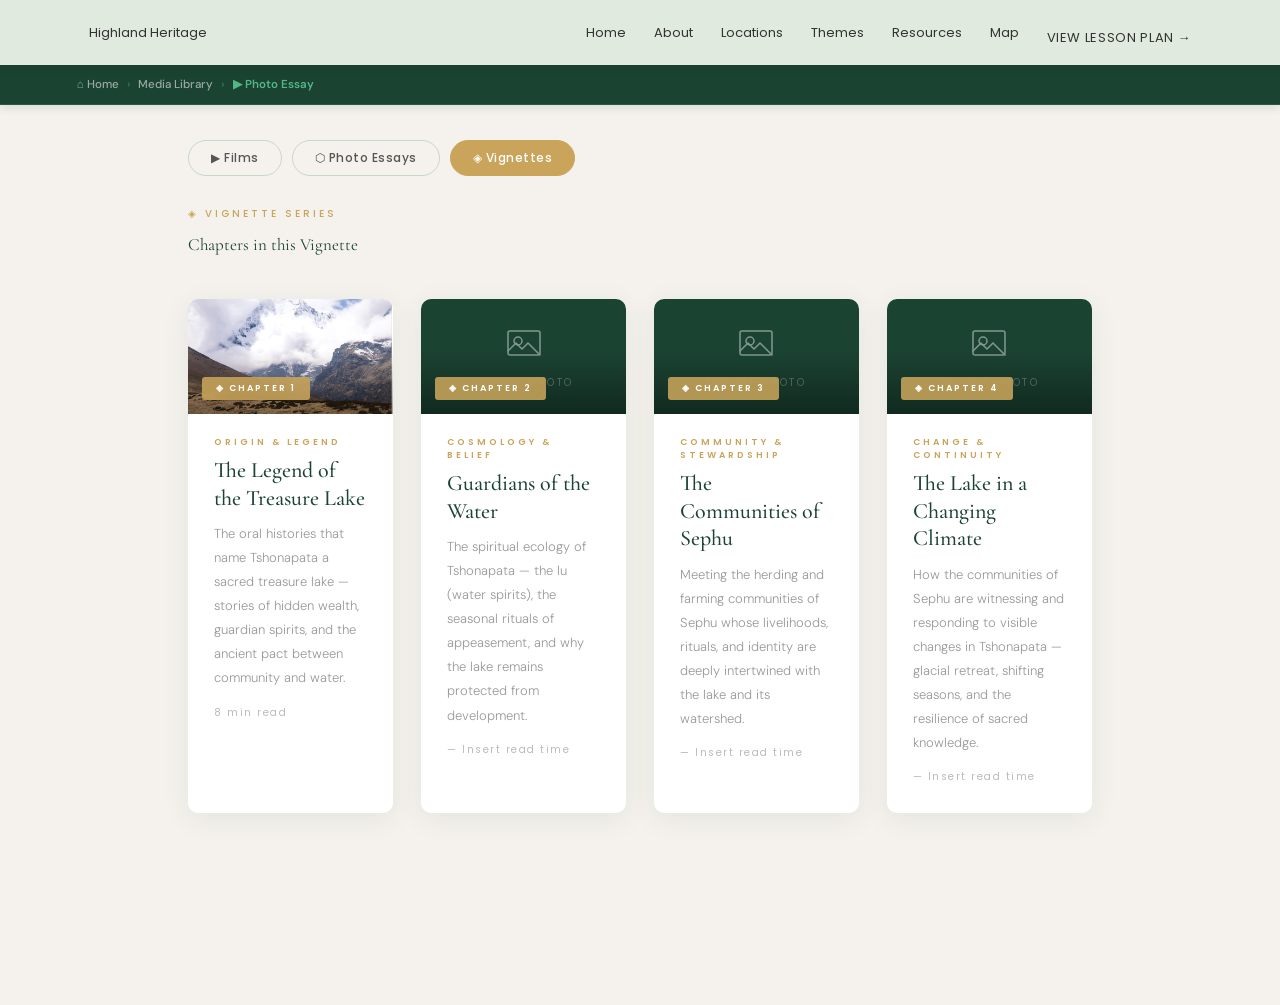
<file: highland heritage of bhutan/vignette.html>
<!DOCTYPE html>
<html lang="en">
<head>
  <meta charset="UTF-8">
  <meta name="viewport" content="width=device-width, initial-scale=1.0">
  <title>Tshonapata Treasure Lake — Highland Heritage of Bhutan</title>
  <link rel="stylesheet" href="pages.css">
</head>
<!-- data-page="vignette" sets gold accent colour via CSS variable -->
<body data-page="vignette">

<header class="navbar">
  <a href="index.html" class="logo">Highland Heritage</a>
  <nav>
    <ul>
      <li><a href="index.html">Home</a></li>
      <li><a href="index.html">About</a></li>
      <li><a href="index.html">Locations</a></li>
      <li><a href="index.html">Themes</a></li>
      <li><a href="index.html">Resources</a></li>
      <li><a href="index.html">Map</a></li>
   <a href="lesson.html" class="lesson-link">View Lesson Plan →</a>
    </ul> 
  </nav>
</header>
<nav class="breadcrumb-bar" aria-label="Breadcrumb">
  <ol>
    <li><a href="index.html">⌂ Home</a></li>
    <li><a href="index.html#ml-section">Media Library</a></li>
    <li class="bc-current">▶ Photo Essay</li>
  </ol>
</nav>

<div class="page-content">
  <div class="page-tabs">
    <a href="film.html" class="page-tab">▶ Films</a>
    <a href="photo-essay.html" class="page-tab">⬡ Photo Essays</a>
    <a href="vignette.html" class="page-tab active">◈ Vignettes</a>
  </div>

<div class="page-content">
  <p class="section-label">◈ Vignette Series</p>
  <h2 class="section-title">Chapters in this Vignette</h2>

  <div class="media-grid">

    <!-- BOX 1 -->
    <div class="media-box">
      <div class="media-slot">
        <img src="images/laya.png" alt="The Sacred Lake">
        <span class="media-badge">◈ Chapter 1</span>
      </div>
      <div class="media-info">
        <p class="media-topic">Origin & Legend</p>
        <h3 class="media-title">The Legend of the Treasure Lake</h3>
        <p class="media-desc">The oral histories that name Tshonapata a sacred treasure lake — stories of hidden wealth, guardian spirits, and the ancient pact between community and water.</p>
        <span class="media-meta">8 min read</span>
      </div>
    </div>

    <!-- BOX 2 -->
    <div class="media-box">
      <div class="media-slot">
        <div class="media-placeholder">
          <svg width="40" height="40" viewBox="0 0 40 40" fill="none">
            <rect x="4" y="8" width="32" height="24" rx="2" stroke="white" stroke-width="1.5"/>
            <circle cx="14" cy="18" r="4" stroke="white" stroke-width="1.5"/>
            <path d="M4 28L12 20L18 26L24 20L36 32" stroke="white" stroke-width="1.5" stroke-linecap="round"/>
          </svg>
          <span>Insert Photo</span>
        </div>
        <span class="media-badge">◈ Chapter 2</span>
      </div>
      <div class="media-info">
        <p class="media-topic">Cosmology & Belief</p>
        <h3 class="media-title">Guardians of the Water</h3>
        <p class="media-desc">The spiritual ecology of Tshonapata — the lu (water spirits), the seasonal rituals of appeasement, and why the lake remains protected from development.</p>
        <span class="media-meta">— Insert read time</span>
      </div>
    </div>

    <!-- BOX 3 -->
    <div class="media-box">
      <div class="media-slot">
        <div class="media-placeholder">
          <svg width="40" height="40" viewBox="0 0 40 40" fill="none">
            <rect x="4" y="8" width="32" height="24" rx="2" stroke="white" stroke-width="1.5"/>
            <circle cx="14" cy="18" r="4" stroke="white" stroke-width="1.5"/>
            <path d="M4 28L12 20L18 26L24 20L36 32" stroke="white" stroke-width="1.5" stroke-linecap="round"/>
          </svg>
          <span>Insert Photo</span>
        </div>
        <span class="media-badge">◈ Chapter 3</span>
      </div>
      <div class="media-info">
        <p class="media-topic">Community & Stewardship</p>
        <h3 class="media-title">The Communities of Sephu</h3>
        <p class="media-desc">Meeting the herding and farming communities of Sephu whose livelihoods, rituals, and identity are deeply intertwined with the lake and its watershed.</p>
        <span class="media-meta">— Insert read time</span>
      </div>
    </div>

    <!-- BOX 4 -->
    <div class="media-box">
      <div class="media-slot">
        <div class="media-placeholder">
          <svg width="40" height="40" viewBox="0 0 40 40" fill="none">
            <rect x="4" y="8" width="32" height="24" rx="2" stroke="white" stroke-width="1.5"/>
            <circle cx="14" cy="18" r="4" stroke="white" stroke-width="1.5"/>
            <path d="M4 28L12 20L18 26L24 20L36 32" stroke="white" stroke-width="1.5" stroke-linecap="round"/>
          </svg>
          <span>Insert Photo</span>
        </div>
        <span class="media-badge">◈ Chapter 4</span>
      </div>
      <div class="media-info">
        <p class="media-topic">Change & Continuity</p>
        <h3 class="media-title">The Lake in a Changing Climate</h3>
        <p class="media-desc">How the communities of Sephu are witnessing and responding to visible changes in Tshonapata — glacial retreat, shifting seasons, and the resilience of sacred knowledge.</p>
        <span class="media-meta">— Insert read time</span>
      </div>
    </div>

  </div>

</body>
</html>
</file>
<file: highland heritage of bhutan/pages.css>
/* ═══════════════════════════════════════════
   pages.css
   Shared stylesheet for:
     film.html · photo-essay.html · vignette.html

   Link in all three pages:
   <link rel="stylesheet" href="pages.css">
   
   Each page gets its own accent colour via a
   data attribute on <body>:
     film.html        → <body data-page="film">
     photo-essay.html → <body data-page="essay">
     vignette.html    → <body data-page="vignette">
═══════════════════════════════════════════ */

@import url('https://fonts.googleapis.com/css2?family=Cormorant+Garamond:ital,wght@0,300;0,400;0,600;1,300;1,400;1,600&family=DM+Sans:opsz,wght@9..40,300;9..40,400;9..40,500&family=Poppins:wght@300;400;600&display=swap');

/* ─────────────────────────────────────────
   CSS VARIABLES — defaults (film page)
   Overridden per page via data-page below
───────────────────────────────────────── */
:root {
  --accent:      #c9941a;   /* amber for film */
  --accent-soft: #f5e8c8;
  --badge-bg:    #c9941a;
  --badge-text:  #0e0d0b;
}

[data-page="essay"] {
  --accent:      #c9a45a;
  --accent-soft: #fdf5e6;
  --badge-bg:    rgba(201,164,90,0.88);
  --badge-text:  #ffffff;
}


[data-page="vignette"] {
  --accent:      #c9a45a;
  --accent-soft: #fdf5e6;
  --badge-bg:    rgba(201,164,90,0.88);
  --badge-text:  #ffffff;
}

/* ─────────────────────────────────────────
   RESET & BASE
───────────────────────────────────────── */
*, *::before, *::after {
  margin: 0;
  padding: 0;
  box-sizing: border-box;
}

body {
  background: #f5f2ed;
  font-family: 'DM Sans', sans-serif;
  color: #1a1a18;
}

/* ─────────────────────────────────────────
   NAVBAR — identical brand colours on all pages
───────────────────────────────────────── */
.navbar {
  display: flex;
  justify-content: space-between;
  align-items: center;
  padding: 0 6%;
  height: 65px;
  background: #e1eadf;
  position: fixed;
  width: 100%;
  top: 0;
  z-index: 9999;
  box-shadow: 0 2px 10px rgba(0,0,0,0.1);
}


.navbar nav ul {
  display: flex;
  list-style: none;
  align-items: center;
  gap: 4px;
}

.navbar nav ul li {
  height: 65px;
  display: flex;
  align-items: center;
}

.navbar a {
  text-decoration: none;
  padding: 8px 12px;
  color: #333;
  font-size: 13px;
  font-weight: 400;
  font-family: 'Poppins', sans-serif;
  transition: color 0.25s;
}

.navbar a:hover { color: #1b4332; }

.btn-nav {
  background: #4a7c59 !important;
  color: white !important;
  border-radius: 25px !important;
  padding: 8px 20px !important;
}

/* ─────────────────────────────────────────
   PAGE HERO BANNER
───────────────────────────────────────── */
.page-hero {
  margin-top: 65px;
  background: #1b4332;
  padding: 70px 8% 60px;
  position: relative;
  overflow: hidden;
}

/* faint background image — set per page inline */
.page-hero::after {
  content: '';
  position: absolute;
  inset: 0;
  background-size: cover;
  background-position: center;
  opacity: 0.15;
  z-index: 0;
}

/* accent left border — uses per-page variable */
.page-hero::before {
  content: '';
  position: absolute;
  left: 0;
  top: 0;
  width: 4px;
  height: 100%;
  background: var(--accent);
  z-index: 2;
}

.page-hero-inner {
  position: relative;
  z-index: 1;
}

/* Back link */
.back-link {
  display: inline-flex;
  align-items: center;
  gap: 8px;
  font-size: 12px;
  color: var(--accent);
  text-decoration: none;
  font-weight: 400;
  margin-bottom: 28px;
  letter-spacing: 0.5px;
  transition: gap 0.2s;
}
.back-link:hover { gap: 14px; }

.hero-eyebrow {
  display: block;
  font-family: 'Poppins', sans-serif;
  font-size: 10px;
  letter-spacing: 3px;
  text-transform: uppercase;
  color: var(--accent);
  margin-bottom: 18px;
  font-weight: 500;
}

.page-hero h1 {
  font-family: 'Cormorant Garamond', serif;
  font-size: 68px;
  font-weight: 400;
  color: #fff;
  line-height: 1.0;
  margin-bottom: 20px;
}

.page-hero h1 em {
  font-style: italic;
  font-weight: 300;
  color: var(--accent);
}

.page-hero p {
  font-size: 15px;
  color: rgba(255,255,255,0.72);
  max-width: 540px;
  line-height: 1.85;
  font-weight: 300;
}

.hero-tags {
  display: flex;
  gap: 10px;
  flex-wrap: wrap;
  margin-top: 28px;
}

.hero-tag {
  font-size: 11px;
  padding: 5px 16px;
  border-radius: 20px;
  border: 1px solid rgba(255,255,255,0.22);
  color: rgba(255,255,255,0.75);
  font-weight: 400;
  letter-spacing: 1px;
  font-family: 'Poppins', sans-serif;
}

/* ─────────────────────────────────────────
   MAIN CONTENT AREA
───────────────────────────────────────── */
.page-content {
  padding: 72px 8% 96px;
}

.section-label {
  font-family: 'Poppins', sans-serif;
  font-size: 10px;
  letter-spacing: 3px;
  text-transform: uppercase;
  color: var(--accent);
  font-weight: 500;
  margin-bottom: 12px;
}

.section-title {
  font-family: 'Cormorant Garamond', serif;
  font-size: 17px;
  font-weight: 400;
  color: #1b4332;
  margin-bottom: 44px;
}

/* ─────────────────────────────────────────
   4-BOX GRID
───────────────────────────────────────── */
.media-grid {
  display: grid;
  grid-template-columns: repeat(4, 1fr);
  gap: 28px;
}

/* ─────────────────────────────────────────
   MEDIA BOX — each card
───────────────────────────────────────── */
.media-box {
  background: #fff;
  border-radius: 10px;
  overflow: hidden;
  box-shadow: 0 6px 28px rgba(27,67,50,0.08);
  transition: transform 0.35s ease, box-shadow 0.35s ease;
}
.media-info {
  padding: 16px 18px 20px;
}

.media-title {
  font-size: 18px;
}

.media-desc {
  font-size: 12px;
}
.media-box:hover {
  transform: translateY(-6px);
  box-shadow: 0 20px 52px rgba(27,67,50,0.15);
}
.media-box:nth-child(6) {
  transform: scale(1.05);
}
/* ROW 1 → first 4 boxes (normal) */
/* no change needed */

/* ROW 2 → 3 boxes */
.media-box:nth-child(5) { grid-column: span 1; }
.media-box:nth-child(6) { grid-column: span 2; }
.media-box:nth-child(7) { grid-column: span 1; }

/* ROW 3 → next 4 boxes */
.media-box:nth-child(8),
.media-box:nth-child(9),
.media-box:nth-child(10),
.media-box:nth-child(11) {
  grid-column: span 1;
}
/* ── Media slot (image or video) ── */
.media-slot {
  position: relative;
  width: 100%;
  aspect-ratio: 16 / 9;
  background: #1b4332;
  overflow: hidden;
}

/* Photo essay: square crop feels more gallery-like */
[data-page="essay"] .media-slot {
  aspect-ratio: 4 / 3;
}

.media-slot img,
.media-slot video {
  width: 100%;
  height: 100%;
  object-fit: cover;
  display: block;
  transition: transform 0.55s ease;
}

.media-box:hover .media-slot img,
.media-box:hover .media-slot video {
  transform: scale(1.05);
}

/* Dark gradient over media */
.media-slot::after {
  content: '';
  position: absolute;
  inset: 0;
  background: linear-gradient(to top, rgba(0,0,0,0.38) 0%, transparent 55%);
  pointer-events: none; /* THIS MUST BE NONE so you can click through it */
  z-index: 1;
}

/* Add this to show the user they can click it */
.media-box:hover {
  cursor: pointer;
}

/* ── Placeholder for empty slots ── */
.media-placeholder {
  width: 100%;
  height: 100%;
  display: flex;
  flex-direction: column;
  align-items: center;
  justify-content: center;
  gap: 12px;
  color: rgba(255,255,255,0.3);
}

.media-placeholder svg { opacity: 0.45; }

.media-placeholder span {
  font-family: 'Poppins', sans-serif;
  font-size: 10px;
  letter-spacing: 2.5px;
  text-transform: uppercase;
  font-weight: 400;
}

/* ── Type badge — bottom-left of media slot ── */
.media-badge {
  position: absolute;
  bottom: 14px;
  left: 14px;
  background: var(--badge-bg);
  color: var(--badge-text);
  font-family: 'Poppins', sans-serif;
  font-size: 9px;
  font-weight: 600;
  letter-spacing: 2px;
  text-transform: uppercase;
  padding: 5px 14px;
  border-radius: 3px;
  backdrop-filter: blur(8px);
  z-index: 2;
  pointer-events: none;
}

/* ── Accent line slides up the left edge on hover ── */
.media-info {
  padding: 22px 26px 28px;
  position: relative;
}

.media-info::before {
  content: '';
  position: absolute;
  left: 0;
  bottom: 0;
  width: 3px;
  height: 0;
  background: var(--accent);
  transition: height 0.6s cubic-bezier(0.77,0,0.175,1);
}

.media-box:hover .media-info::before {
  height: 100%;
}

.media-topic {
  font-family: 'Poppins', sans-serif;
  font-size: 9px;
  letter-spacing: 3px;
  text-transform: uppercase;
  color: var(--accent);
  font-weight: 600;
  margin-bottom: 8px;
}

.media-title {
  font-family: 'Cormorant Garamond', serif;
  font-size: 22px;
  font-weight: 500;
  color: #1b4332;
  margin-bottom: 10px;
  line-height: 1.25;
  transition: transform 0.35s ease;
}

.media-box:hover .media-title {
  transform: translateX(5px);
}

.media-desc {
  font-size: 13px;
  font-weight: 300;
  color: #999;
  line-height: 1.85;
}

.media-meta {
  display: inline-block;
  margin-top: 14px;
  font-family: 'Poppins', sans-serif;
  font-size: 10px;
  color: #bbb;
  letter-spacing: 1.5px;
  font-weight: 400;
}

/* ─────────────────────────────────────────
   FOOTER
───────────────────────────────────────── */
footer {
  text-align: center;
  padding: 30px;
  background: #0d2b1e;
  color: rgba(255,255,255,0.35);
  font-size: 12px;
  font-family: 'Poppins', sans-serif;
  letter-spacing: 1px;
}

/* ─────────────────────────────────────────
   RESPONSIVE
───────────────────────────────────────── */
@media (max-width: 900px) {
  .page-hero h1 { font-size: 48px; }
}

@media (max-width: 680px) {
  .media-grid { grid-template-columns: 1fr; }
  .page-hero h1 { font-size: 38px; }
  .page-hero { padding: 50px 6% 44px; }
  .page-content { padding: 50px 6% 70px; }
  .navbar nav { display: none; }
}
/* FULLSCREEN VIDEO OVERLAY */
.video-overlay {
    display: none;
    position: fixed;
    inset: 0;
    background: rgba(0,0,0,0.95);
    z-index: 99999;
    flex-direction: column;
    align-items: center;
    justify-content: center;
    padding: 24px;
    backdrop-filter: blur(10px);
}
.video-overlay.active { display: flex; }

.video-close-btn {
    position: absolute;
    top: 20px;
    right: 26px;
    background: none;
    border: none;
    color: rgba(255,255,255,0.75);
    font-size: 28px;
    cursor: pointer;
    transition: color 0.2s, transform 0.2s;
    z-index: 2;
}
.video-close-btn:hover { color: #fff; transform: scale(1.15); }

.video-fullscreen-wrap {
    width: 90vw;
    max-width: 1100px;
    border-radius: 10px;
    overflow: hidden;
    background: #000;
    box-shadow: 0 0 100px rgba(0,0,0,0.7);
}
.video-fullscreen-wrap video {
    width: 100%;
    display: block;
    max-height: 80vh;
    object-fit: contain;
    background: #000;
}

.video-fullscreen-desc {
    margin-top: 20px;
    text-align: center;
    display: flex;
    flex-direction: column;
    gap: 6px;
}
.video-fullscreen-desc strong {
    font-family: 'Cormorant Garamond', serif;
    font-size: 18px;
    font-weight: 400;
    color: #fff;
}
.video-fullscreen-desc span {
    font-size: 13px;
    color: rgba(255,255,255,0.55);
    font-weight: 300;
    max-width: 580px;
    line-height: 1.7;
}
/* ── PAGE SWITCHER TABS ── */
/* Reduce the gap between navbar and the tabs */
.page-tabs {
  display: flex;
  gap: 10px;
  flex-wrap: wrap;
  padding: 80px 8% 10px; /* Reduced from 90px top and added 10px bottom */
  background: #f5f2ed;
}

/* Reduce the gap between tabs and the text content */
.page-content {
  padding: 20px 8% 96px; /* Reduced from 72px top to 20px */
}
.page-tab {
  display: inline-block;
  padding: 8px 22px;
  border-radius: 30px;
  border: 1.5px solid #c8d8c4;
  background: transparent;
  font-family: 'Poppins', sans-serif;
  font-size: 12px;
  font-weight: 500;
  color: #555;
  text-decoration: none;
  letter-spacing: 0.5px;
  transition: all 0.2s;
}

.page-tab:hover {
  background: #1b4332;
  color: white;
  border-color: #1b4332;
}

.page-tab.active {
  background: var(--accent);
  color: white;
  border-color: var(--accent);
}
.lesson-link {
    display: inline-block;
    margin-top: 12px;
    font-size: 0.75rem;
    font-weight: 600;
    text-transform: uppercase;
    letter-spacing: 0.05em;
    color: #2d6a4f; /* Using your theme green */
    text-decoration: none;
    border-bottom: 1px solid transparent;
    transition: all 0.3s ease;
}

.lesson-link:hover {
    color: #1b4332;
    border-bottom: 1px solid #52b788;
    padding-left: 5px; /* Slight nudge effect */
}
.breadcrumb-bar {
  position: sticky;
  top: 65px;
  z-index: 900;
  background: #1b4332;
  border-bottom: 1px solid rgba(82, 183, 136, 0.2);
  padding: 0 6%;
  display: flex;
  align-items: center;
  height: 40px;
  box-shadow: 0 2px 10px rgba(0,0,0,0.12);
}
.breadcrumb-bar ol {
  list-style: none;
  margin: 0; padding: 0;
  display: flex;
  align-items: center;
}
.breadcrumb-bar ol li {
  display: flex;
  align-items: center;
  font-size: 0.72rem;
  font-weight: 500;
}
.breadcrumb-bar ol li + li::before {
  content: '›';
  margin: 0 8px;
  color: rgba(82, 183, 136, 0.45);
}
.breadcrumb-bar ol li a {
  color: rgba(255,255,255,0.55);
  text-decoration: none;
  transition: color 0.2s;
}
.breadcrumb-bar ol li a:hover { color: #52b788; }
.breadcrumb-bar ol li.bc-current {
  color: #52b788;
  font-weight: 600;
}
</file>
